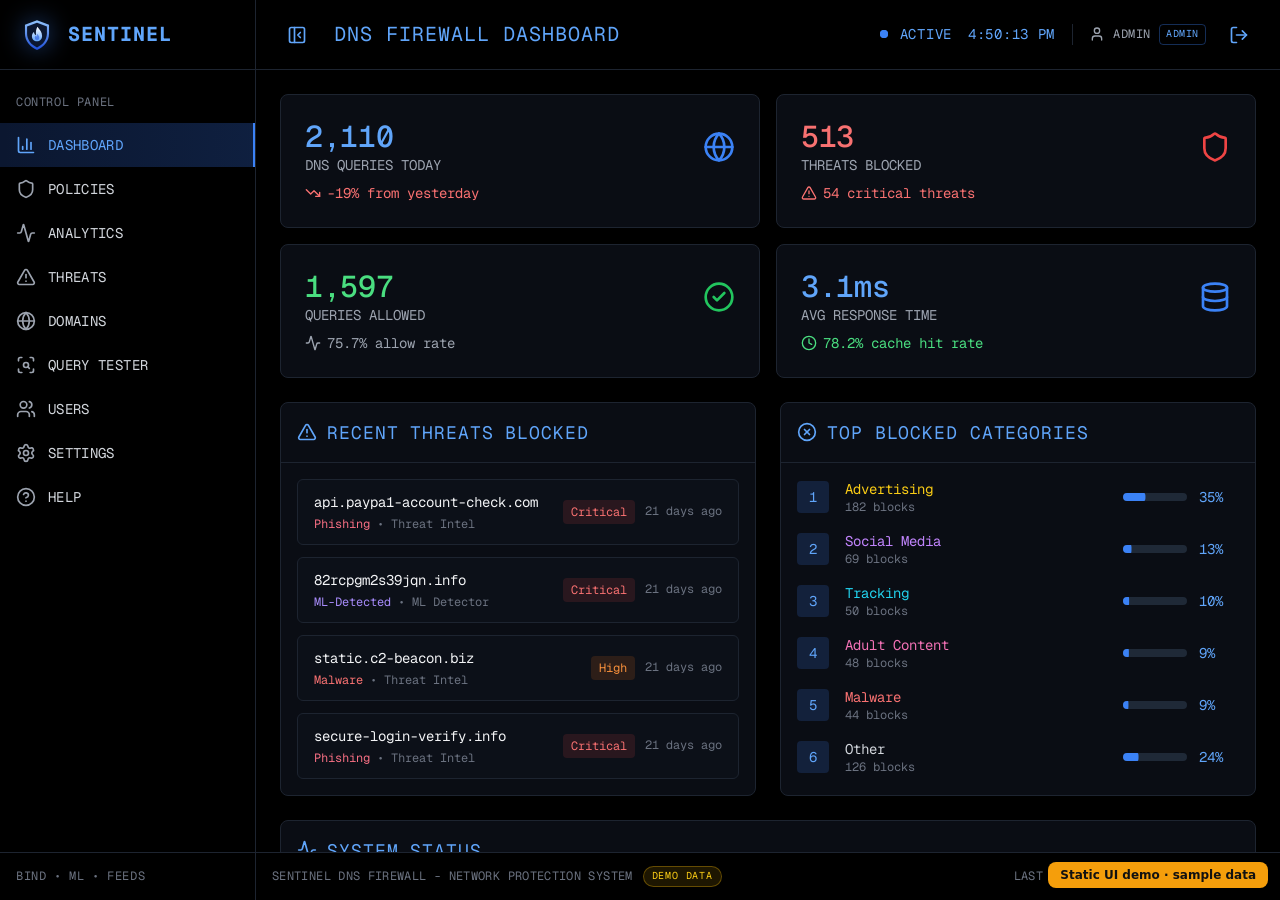
<file: demo-site/index.html>
<!doctype html>
<html lang="en">
<head>
  <meta charset="utf-8">
  <meta name="viewport" content="width=device-width, initial-scale=1">
  <meta name="color-scheme" content="dark">
  <meta name="csrf-token" content="9nqW47qR9Ffhq269BlZxr_4aDJ56ykIYkFT4DetgP10">
  <title>Dashboard · Sentinel DNS</title>
  <link rel="icon" type="image/svg+xml" href="static/img/logo.svg?v=1794582754">
  
<link rel="preload" href="static/fonts/geist-mono-latin-wght-normal.woff2" as="font" type="font/woff2" crossorigin>
<link rel="stylesheet" href="static/css/base.css?v=1794582754">
<link rel="stylesheet" href="static/css/components.css?v=1794582754">
<link rel="stylesheet" href="static/css/pages.css?v=1794582754">
<link rel="stylesheet" href="static/css/animations.css?v=1794582754">
</head>
<body data-page="dashboard">
<div class="app" id="app">
  <aside class="sidebar" id="sidebar" aria-label="Sidebar">
    <a class="brand" href="index.html">
      <img class="brand-logo" src="static/img/logo.svg?v=1794582754" alt="" width="34" height="34">
      <span class="brand-name">SENTINEL</span>
    </a>
    <nav class="nav" aria-label="Main">
      <div class="nav-label">CONTROL PANEL</div>
      
      <a class="nav-item is-active" href="index.html" title="Dashboard"
         aria-current="page">
        <svg class="icon nav-icon" aria-hidden="true" focusable="false"><use href="static/img/icons.svg?v=1794582754#chart-column"></use></svg><span class="nav-text">DASHBOARD</span>
      </a>
      
      <a class="nav-item" href="policies.html" title="Policies"
         >
        <svg class="icon nav-icon" aria-hidden="true" focusable="false"><use href="static/img/icons.svg?v=1794582754#shield"></use></svg><span class="nav-text">POLICIES</span>
      </a>
      
      <a class="nav-item" href="analytics.html" title="Analytics"
         >
        <svg class="icon nav-icon" aria-hidden="true" focusable="false"><use href="static/img/icons.svg?v=1794582754#activity"></use></svg><span class="nav-text">ANALYTICS</span>
      </a>
      
      <a class="nav-item" href="threats.html" title="Threats"
         >
        <svg class="icon nav-icon" aria-hidden="true" focusable="false"><use href="static/img/icons.svg?v=1794582754#triangle-alert"></use></svg><span class="nav-text">THREATS</span>
      </a>
      
      <a class="nav-item" href="domains.html" title="Domains"
         >
        <svg class="icon nav-icon" aria-hidden="true" focusable="false"><use href="static/img/icons.svg?v=1794582754#globe"></use></svg><span class="nav-text">DOMAINS</span>
      </a>
      
      <a class="nav-item" href="query.html" title="Query Tester"
         >
        <svg class="icon nav-icon" aria-hidden="true" focusable="false"><use href="static/img/icons.svg?v=1794582754#scan-search"></use></svg><span class="nav-text">QUERY TESTER</span>
      </a>
      
      <a class="nav-item" href="users.html" title="Users"
         >
        <svg class="icon nav-icon" aria-hidden="true" focusable="false"><use href="static/img/icons.svg?v=1794582754#users"></use></svg><span class="nav-text">USERS</span>
      </a>
      
      <a class="nav-item" href="settings.html" title="Settings"
         >
        <svg class="icon nav-icon" aria-hidden="true" focusable="false"><use href="static/img/icons.svg?v=1794582754#settings"></use></svg><span class="nav-text">SETTINGS</span>
      </a>
      
      <a class="nav-item" href="help.html" title="Help"
         >
        <svg class="icon nav-icon" aria-hidden="true" focusable="false"><use href="static/img/icons.svg?v=1794582754#circle-help"></use></svg><span class="nav-text">HELP</span>
      </a>
      
    </nav>
    <div class="sidebar-foot"><span class="nav-text">BIND • ML • FEEDS</span></div>
  </aside>
  <div class="sidebar-scrim" id="sidebar-scrim" hidden></div>

  <div class="main">
    <header class="topbar">
      <button class="icon-btn" id="sidebar-toggle" type="button" aria-label="Toggle sidebar" aria-controls="sidebar">
        <svg class="icon " aria-hidden="true" focusable="false"><use href="static/img/icons.svg?v=1794582754#panel-left-close"></use></svg>
      </button>
      <h1 class="page-title">DNS FIREWALL DASHBOARD</h1>
      <div class="topbar-right">
        <span class="status-pill" id="status-pill"><span class="dot dot-blue pulse"></span><span id="status-text">ACTIVE</span></span>
        <span class="clock" id="clock" aria-label="Server time">--:--:--</span>
        <span class="user-chip" title="Signed in as admin">
          <svg class="icon icon-sm" aria-hidden="true" focusable="false"><use href="static/img/icons.svg?v=1794582754#user"></use></svg><span class="user-name">ADMIN</span>
          <span class="role-tag role-admin">ADMIN</span>
        </span>
        <form method="get" action="login.html" class="logout-form">
          <input type="hidden" name="csrf_token" value="9nqW47qR9Ffhq269BlZxr_4aDJ56ykIYkFT4DetgP10">
          <button class="icon-btn" type="submit" aria-label="Sign out" title="Sign out"><svg class="icon " aria-hidden="true" focusable="false"><use href="static/img/icons.svg?v=1794582754#log-out"></use></svg></button>
        </form>
      </div>
    </header>

    <main class="content" id="content">
      
<section class="stat-grid">
  <article class="card stat-card reveal" style="--i:0">
    <div class="stat-top">
      <div>
        <div class="stat-value tone-blue" id="stat-queries">0</div>
        <div class="stat-label">DNS Queries Today</div>
      </div>
      <svg class="icon stat-icon icon-blue" aria-hidden="true" focusable="false"><use href="static/img/icons.svg?v=1794582754#globe"></use></svg>
    </div>
    <div class="stat-sub tone-green" id="stat-queries-sub"><svg class="icon icon-sm" aria-hidden="true" focusable="false"><use href="static/img/icons.svg?v=1794582754#trending-up"></use></svg><span class="skeleton">+00% from yesterday</span></div>
  </article>

  <article class="card stat-card reveal" style="--i:1">
    <div class="stat-top">
      <div>
        <div class="stat-value tone-red" id="stat-blocked">0</div>
        <div class="stat-label">Threats Blocked</div>
      </div>
      <svg class="icon stat-icon icon-red" aria-hidden="true" focusable="false"><use href="static/img/icons.svg?v=1794582754#shield"></use></svg>
    </div>
    <div class="stat-sub tone-red"><svg class="icon icon-sm" aria-hidden="true" focusable="false"><use href="static/img/icons.svg?v=1794582754#triangle-alert"></use></svg><span id="stat-critical" class="skeleton">00 critical threats</span></div>
  </article>

  <article class="card stat-card reveal" style="--i:2">
    <div class="stat-top">
      <div>
        <div class="stat-value tone-green" id="stat-allowed">0</div>
        <div class="stat-label">Queries Allowed</div>
      </div>
      <svg class="icon stat-icon icon-green" aria-hidden="true" focusable="false"><use href="static/img/icons.svg?v=1794582754#circle-check"></use></svg>
    </div>
    <div class="stat-sub tone-muted"><svg class="icon icon-sm" aria-hidden="true" focusable="false"><use href="static/img/icons.svg?v=1794582754#activity"></use></svg><span id="stat-allow-rate" class="skeleton">00.0% allow rate</span></div>
  </article>

  <article class="card stat-card reveal" style="--i:3">
    <div class="stat-top">
      <div>
        <div class="stat-value tone-blue" id="stat-latency">0ms</div>
        <div class="stat-label">Avg Response Time</div>
      </div>
      <svg class="icon stat-icon icon-blue" aria-hidden="true" focusable="false"><use href="static/img/icons.svg?v=1794582754#database"></use></svg>
    </div>
    <div class="stat-sub tone-green"><svg class="icon icon-sm" aria-hidden="true" focusable="false"><use href="static/img/icons.svg?v=1794582754#clock"></use></svg><span id="stat-cache" class="skeleton">00.0% cache hit rate</span></div>
  </article>
</section>

<section class="two-col section">
  <article class="panel reveal" style="--i:4">
    <header class="panel-head">
  <h2 class="panel-title"><svg class="icon " aria-hidden="true" focusable="false"><use href="static/img/icons.svg?v=1794582754#triangle-alert"></use></svg><span>Recent Threats Blocked</span></h2>
  
</header>
    <div class="panel-body">
      <div class="threat-list" id="threat-list"><div class="threat-row"><span class="skeleton skeleton-line"></span><span class="skeleton skeleton-line short"></span></div><div class="threat-row"><span class="skeleton skeleton-line"></span><span class="skeleton skeleton-line short"></span></div><div class="threat-row"><span class="skeleton skeleton-line"></span><span class="skeleton skeleton-line short"></span></div><div class="threat-row"><span class="skeleton skeleton-line"></span><span class="skeleton skeleton-line short"></span></div></div>
    </div>
  </article>

  <article class="panel reveal" style="--i:5">
    <header class="panel-head">
  <h2 class="panel-title"><svg class="icon " aria-hidden="true" focusable="false"><use href="static/img/icons.svg?v=1794582754#circle-x"></use></svg><span>Top Blocked Categories</span></h2>
  
</header>
    <div class="panel-body">
      <div class="rank-list" id="category-list"><div class="rank-row"><span class="skeleton skeleton-line"></span><span class="skeleton skeleton-line short"></span></div><div class="rank-row"><span class="skeleton skeleton-line"></span><span class="skeleton skeleton-line short"></span></div><div class="rank-row"><span class="skeleton skeleton-line"></span><span class="skeleton skeleton-line short"></span></div><div class="rank-row"><span class="skeleton skeleton-line"></span><span class="skeleton skeleton-line short"></span></div><div class="rank-row"><span class="skeleton skeleton-line"></span><span class="skeleton skeleton-line short"></span></div><div class="rank-row"><span class="skeleton skeleton-line"></span><span class="skeleton skeleton-line short"></span></div></div>
    </div>
  </article>
</section>

<section class="panel section reveal" style="--i:6">
  <header class="panel-head">
  <h2 class="panel-title"><svg class="icon " aria-hidden="true" focusable="false"><use href="static/img/icons.svg?v=1794582754#activity"></use></svg><span>System Status</span></h2>
  
</header>
  <div class="panel-body">
    <div class="status-grid" id="status-grid"><div class="status-card"><span class="skeleton skeleton-line"></span><span class="skeleton skeleton-line short"></span></div><div class="status-card"><span class="skeleton skeleton-line"></span><span class="skeleton skeleton-line short"></span></div><div class="status-card"><span class="skeleton skeleton-line"></span><span class="skeleton skeleton-line short"></span></div><div class="status-card"><span class="skeleton skeleton-line"></span><span class="skeleton skeleton-line short"></span></div></div>
  </div>
</section>

<section class="panel section reveal" style="--i:7">
  <header class="panel-head">
  <h2 class="panel-title"><svg class="icon " aria-hidden="true" focusable="false"><use href="static/img/icons.svg?v=1794582754#chart-column"></use></svg><span>Query Traffic · Last 24 Hours</span></h2>
  
  <div class="panel-actions legend">
    <span><i style="--c:#3b82f6"></i>ALLOWED</span>
    <span><i style="--c:#ef4444"></i>BLOCKED</span>
  </div>
  
</header>
  <div class="panel-body">
    <div class="chart-box"><canvas id="traffic-chart" role="img" aria-label="Allowed and blocked queries per hour"></canvas></div>
  </div>
</section>

    </main>

    <footer class="footer">
      <span class="footer-left">
        <span class="footer-name">SENTINEL DNS FIREWALL - NETWORK PROTECTION SYSTEM</span>
        <span class="mode-tag" title="Traffic is simulated because BIND is not attached">DEMO DATA</span>
        
      </span>
      <span class="footer-right">LAST UPDATE: <span id="last-update">—</span></span>
    </footer>
  </div>
</div>

<div class="toast-stack" id="toasts" aria-live="polite"></div>
<div class="modal-root" id="modal-root" hidden></div>
<script type="application/json" id="app-context">{"demo": true, "icons": "static/img/icons.svg?v=1794582754", "must_change": false, "page": "dashboard", "role": "admin", "user": "admin"}</script>
<script src="static/vendor/chart.umd.min.js?v=1794582754"></script>
<script type="module" src="static/js/pages/dashboard.js?v=1794582754"></script>
<script src="static/js/demo-data.js"></script><div style="position:fixed;bottom:12px;right:12px;z-index:9999;padding:6px 12px;border-radius:8px;background:#f59e0b;color:#111;font:600 12px system-ui">Static UI demo · sample data</div></body>
</html>
</file>
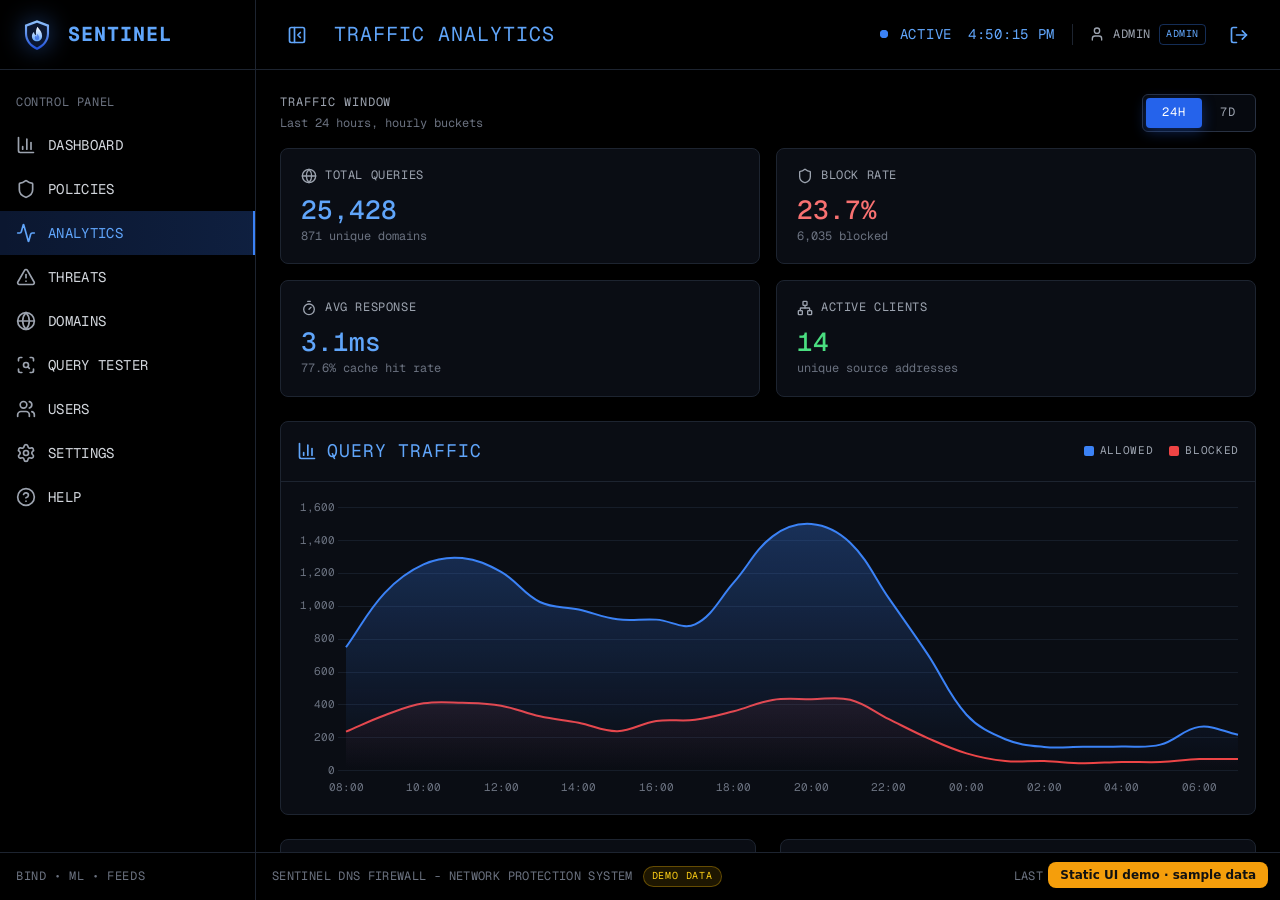
<file: demo-site/analytics.html>
<!doctype html>
<html lang="en">
<head>
  <meta charset="utf-8">
  <meta name="viewport" content="width=device-width, initial-scale=1">
  <meta name="color-scheme" content="dark">
  <meta name="csrf-token" content="9nqW47qR9Ffhq269BlZxr_4aDJ56ykIYkFT4DetgP10">
  <title>Analytics · Sentinel DNS</title>
  <link rel="icon" type="image/svg+xml" href="static/img/logo.svg?v=1794582754">
  
<link rel="preload" href="static/fonts/geist-mono-latin-wght-normal.woff2" as="font" type="font/woff2" crossorigin>
<link rel="stylesheet" href="static/css/base.css?v=1794582754">
<link rel="stylesheet" href="static/css/components.css?v=1794582754">
<link rel="stylesheet" href="static/css/pages.css?v=1794582754">
<link rel="stylesheet" href="static/css/animations.css?v=1794582754">
</head>
<body data-page="analytics">
<div class="app" id="app">
  <aside class="sidebar" id="sidebar" aria-label="Sidebar">
    <a class="brand" href="index.html">
      <img class="brand-logo" src="static/img/logo.svg?v=1794582754" alt="" width="34" height="34">
      <span class="brand-name">SENTINEL</span>
    </a>
    <nav class="nav" aria-label="Main">
      <div class="nav-label">CONTROL PANEL</div>
      
      <a class="nav-item" href="index.html" title="Dashboard"
         >
        <svg class="icon nav-icon" aria-hidden="true" focusable="false"><use href="static/img/icons.svg?v=1794582754#chart-column"></use></svg><span class="nav-text">DASHBOARD</span>
      </a>
      
      <a class="nav-item" href="policies.html" title="Policies"
         >
        <svg class="icon nav-icon" aria-hidden="true" focusable="false"><use href="static/img/icons.svg?v=1794582754#shield"></use></svg><span class="nav-text">POLICIES</span>
      </a>
      
      <a class="nav-item is-active" href="analytics.html" title="Analytics"
         aria-current="page">
        <svg class="icon nav-icon" aria-hidden="true" focusable="false"><use href="static/img/icons.svg?v=1794582754#activity"></use></svg><span class="nav-text">ANALYTICS</span>
      </a>
      
      <a class="nav-item" href="threats.html" title="Threats"
         >
        <svg class="icon nav-icon" aria-hidden="true" focusable="false"><use href="static/img/icons.svg?v=1794582754#triangle-alert"></use></svg><span class="nav-text">THREATS</span>
      </a>
      
      <a class="nav-item" href="domains.html" title="Domains"
         >
        <svg class="icon nav-icon" aria-hidden="true" focusable="false"><use href="static/img/icons.svg?v=1794582754#globe"></use></svg><span class="nav-text">DOMAINS</span>
      </a>
      
      <a class="nav-item" href="query.html" title="Query Tester"
         >
        <svg class="icon nav-icon" aria-hidden="true" focusable="false"><use href="static/img/icons.svg?v=1794582754#scan-search"></use></svg><span class="nav-text">QUERY TESTER</span>
      </a>
      
      <a class="nav-item" href="users.html" title="Users"
         >
        <svg class="icon nav-icon" aria-hidden="true" focusable="false"><use href="static/img/icons.svg?v=1794582754#users"></use></svg><span class="nav-text">USERS</span>
      </a>
      
      <a class="nav-item" href="settings.html" title="Settings"
         >
        <svg class="icon nav-icon" aria-hidden="true" focusable="false"><use href="static/img/icons.svg?v=1794582754#settings"></use></svg><span class="nav-text">SETTINGS</span>
      </a>
      
      <a class="nav-item" href="help.html" title="Help"
         >
        <svg class="icon nav-icon" aria-hidden="true" focusable="false"><use href="static/img/icons.svg?v=1794582754#circle-help"></use></svg><span class="nav-text">HELP</span>
      </a>
      
    </nav>
    <div class="sidebar-foot"><span class="nav-text">BIND • ML • FEEDS</span></div>
  </aside>
  <div class="sidebar-scrim" id="sidebar-scrim" hidden></div>

  <div class="main">
    <header class="topbar">
      <button class="icon-btn" id="sidebar-toggle" type="button" aria-label="Toggle sidebar" aria-controls="sidebar">
        <svg class="icon " aria-hidden="true" focusable="false"><use href="static/img/icons.svg?v=1794582754#panel-left-close"></use></svg>
      </button>
      <h1 class="page-title">TRAFFIC ANALYTICS</h1>
      <div class="topbar-right">
        <span class="status-pill" id="status-pill"><span class="dot dot-blue pulse"></span><span id="status-text">ACTIVE</span></span>
        <span class="clock" id="clock" aria-label="Server time">--:--:--</span>
        <span class="user-chip" title="Signed in as admin">
          <svg class="icon icon-sm" aria-hidden="true" focusable="false"><use href="static/img/icons.svg?v=1794582754#user"></use></svg><span class="user-name">ADMIN</span>
          <span class="role-tag role-admin">ADMIN</span>
        </span>
        <form method="get" action="login.html" class="logout-form">
          <input type="hidden" name="csrf_token" value="9nqW47qR9Ffhq269BlZxr_4aDJ56ykIYkFT4DetgP10">
          <button class="icon-btn" type="submit" aria-label="Sign out" title="Sign out"><svg class="icon " aria-hidden="true" focusable="false"><use href="static/img/icons.svg?v=1794582754#log-out"></use></svg></button>
        </form>
      </div>
    </header>

    <main class="content" id="content">
      
<section class="toolbar reveal" style="--i:0">
  <div class="toolbar-text">
    <span class="toolbar-title">Traffic window</span>
    <span class="muted-note" id="range-note">Last 24 hours, hourly buckets</span>
  </div>
  <div class="segmented" id="range-switch" role="tablist" aria-label="Time range">
    <button type="button" class="is-active" data-value="24h" role="tab">24H</button>
    <button type="button" data-value="7d" role="tab">7D</button>
  </div>
</section>

<section class="kpi-grid section-sm">
  <article class="card kpi reveal" style="--i:1">
    <div class="kpi-label"><svg class="icon icon-sm" aria-hidden="true" focusable="false"><use href="static/img/icons.svg?v=1794582754#globe"></use></svg>Total Queries</div>
    <div class="kpi-value tone-blue" id="kpi-total">0</div>
    <div class="kpi-sub" id="kpi-domains">0 unique domains</div>
  </article>
  <article class="card kpi reveal" style="--i:2">
    <div class="kpi-label"><svg class="icon icon-sm" aria-hidden="true" focusable="false"><use href="static/img/icons.svg?v=1794582754#shield"></use></svg>Block Rate</div>
    <div class="kpi-value tone-red" id="kpi-block-rate">0%</div>
    <div class="kpi-sub" id="kpi-blocked">0 blocked</div>
  </article>
  <article class="card kpi reveal" style="--i:3">
    <div class="kpi-label"><svg class="icon icon-sm" aria-hidden="true" focusable="false"><use href="static/img/icons.svg?v=1794582754#timer"></use></svg>Avg Response</div>
    <div class="kpi-value tone-blue" id="kpi-latency">0ms</div>
    <div class="kpi-sub" id="kpi-cache">0% cache hit rate</div>
  </article>
  <article class="card kpi reveal" style="--i:4">
    <div class="kpi-label"><svg class="icon icon-sm" aria-hidden="true" focusable="false"><use href="static/img/icons.svg?v=1794582754#network"></use></svg>Active Clients</div>
    <div class="kpi-value tone-green" id="kpi-clients">0</div>
    <div class="kpi-sub">unique source addresses</div>
  </article>
</section>

<section class="panel section reveal" style="--i:5">
  <header class="panel-head">
  <h2 class="panel-title"><svg class="icon " aria-hidden="true" focusable="false"><use href="static/img/icons.svg?v=1794582754#chart-column"></use></svg><span>Query Traffic</span></h2>
  
  <div class="panel-actions legend">
    <span><i style="--c:#3b82f6"></i>ALLOWED</span>
    <span><i style="--c:#ef4444"></i>BLOCKED</span>
  </div>
  
</header>
  <div class="panel-body"><div class="chart-box chart-lg"><canvas id="traffic-chart" role="img" aria-label="Allowed and blocked queries over time"></canvas></div></div>
</section>

<section class="three-col section">
  <article class="panel reveal" style="--i:6">
    <header class="panel-head">
  <h2 class="panel-title"><svg class="icon " aria-hidden="true" focusable="false"><use href="static/img/icons.svg?v=1794582754#layers"></use></svg><span>Query Types</span></h2>
  
</header>
    <div class="panel-body donut-layout">
      <div class="chart-box chart-donut"><canvas id="qtype-chart" role="img" aria-label="Queries by record type"></canvas></div>
      <ul class="legend-list" id="qtype-legend"></ul>
    </div>
  </article>
  <article class="panel reveal" style="--i:7">
    <header class="panel-head">
  <h2 class="panel-title"><svg class="icon " aria-hidden="true" focusable="false"><use href="static/img/icons.svg?v=1794582754#circle-x"></use></svg><span>Blocks by Category</span></h2>
  
</header>
    <div class="panel-body"><div class="chart-box"><canvas id="category-chart" role="img" aria-label="Blocked queries by category"></canvas></div></div>
  </article>
  <article class="panel reveal" style="--i:8">
    <header class="panel-head">
  <h2 class="panel-title"><svg class="icon " aria-hidden="true" focusable="false"><use href="static/img/icons.svg?v=1794582754#radar"></use></svg><span>Detection Sources</span></h2>
  
</header>
    <div class="panel-body donut-layout">
      <div class="chart-box chart-donut"><canvas id="source-chart" role="img" aria-label="Blocked queries by detection source"></canvas></div>
      <ul class="legend-list" id="source-legend"></ul>
    </div>
  </article>
</section>

<section class="panel section reveal" style="--i:9">
  <header class="panel-head">
  <h2 class="panel-title"><svg class="icon " aria-hidden="true" focusable="false"><use href="static/img/icons.svg?v=1794582754#timer"></use></svg><span>Response Time &amp; Cache</span></h2>
  
  <div class="panel-actions legend">
    <span><i style="--c:#60a5fa"></i>AVG MS</span>
    <span><i style="--c:#22c55e"></i>CACHE HIT %</span>
  </div>
  
</header>
  <div class="panel-body"><div class="chart-box"><canvas id="latency-chart" role="img" aria-label="Average response time and cache hit rate"></canvas></div></div>
</section>

<section class="three-col section">
  <article class="panel reveal" style="--i:10">
    <header class="panel-head">
  <h2 class="panel-title"><svg class="icon " aria-hidden="true" focusable="false"><use href="static/img/icons.svg?v=1794582754#circle-check"></use></svg><span>Top Allowed Domains</span></h2>
  
</header>
    <div class="panel-body"><div class="toplist" id="top-domains"><div class="top-row"><span class="skeleton skeleton-line"></span><span class="skeleton skeleton-line short"></span></div><div class="top-row"><span class="skeleton skeleton-line"></span><span class="skeleton skeleton-line short"></span></div><div class="top-row"><span class="skeleton skeleton-line"></span><span class="skeleton skeleton-line short"></span></div><div class="top-row"><span class="skeleton skeleton-line"></span><span class="skeleton skeleton-line short"></span></div><div class="top-row"><span class="skeleton skeleton-line"></span><span class="skeleton skeleton-line short"></span></div><div class="top-row"><span class="skeleton skeleton-line"></span><span class="skeleton skeleton-line short"></span></div></div></div>
  </article>
  <article class="panel reveal" style="--i:11">
    <header class="panel-head">
  <h2 class="panel-title"><svg class="icon " aria-hidden="true" focusable="false"><use href="static/img/icons.svg?v=1794582754#ban"></use></svg><span>Top Blocked Domains</span></h2>
  
</header>
    <div class="panel-body"><div class="toplist" id="top-blocked"><div class="top-row"><span class="skeleton skeleton-line"></span><span class="skeleton skeleton-line short"></span></div><div class="top-row"><span class="skeleton skeleton-line"></span><span class="skeleton skeleton-line short"></span></div><div class="top-row"><span class="skeleton skeleton-line"></span><span class="skeleton skeleton-line short"></span></div><div class="top-row"><span class="skeleton skeleton-line"></span><span class="skeleton skeleton-line short"></span></div><div class="top-row"><span class="skeleton skeleton-line"></span><span class="skeleton skeleton-line short"></span></div><div class="top-row"><span class="skeleton skeleton-line"></span><span class="skeleton skeleton-line short"></span></div></div></div>
  </article>
  <article class="panel reveal" style="--i:12">
    <header class="panel-head">
  <h2 class="panel-title"><svg class="icon " aria-hidden="true" focusable="false"><use href="static/img/icons.svg?v=1794582754#network"></use></svg><span>Top Clients</span></h2>
  
</header>
    <div class="panel-body"><div class="toplist" id="top-clients"><div class="top-row"><span class="skeleton skeleton-line"></span><span class="skeleton skeleton-line short"></span></div><div class="top-row"><span class="skeleton skeleton-line"></span><span class="skeleton skeleton-line short"></span></div><div class="top-row"><span class="skeleton skeleton-line"></span><span class="skeleton skeleton-line short"></span></div><div class="top-row"><span class="skeleton skeleton-line"></span><span class="skeleton skeleton-line short"></span></div><div class="top-row"><span class="skeleton skeleton-line"></span><span class="skeleton skeleton-line short"></span></div><div class="top-row"><span class="skeleton skeleton-line"></span><span class="skeleton skeleton-line short"></span></div></div></div>
  </article>
</section>

    </main>

    <footer class="footer">
      <span class="footer-left">
        <span class="footer-name">SENTINEL DNS FIREWALL - NETWORK PROTECTION SYSTEM</span>
        <span class="mode-tag" title="Traffic is simulated because BIND is not attached">DEMO DATA</span>
        
      </span>
      <span class="footer-right">LAST UPDATE: <span id="last-update">—</span></span>
    </footer>
  </div>
</div>

<div class="toast-stack" id="toasts" aria-live="polite"></div>
<div class="modal-root" id="modal-root" hidden></div>
<script type="application/json" id="app-context">{"demo": true, "icons": "static/img/icons.svg?v=1794582754", "must_change": false, "page": "analytics", "role": "admin", "user": "admin"}</script>
<script src="static/vendor/chart.umd.min.js?v=1794582754"></script>
<script type="module" src="static/js/pages/analytics.js?v=1794582754"></script>
<script src="static/js/demo-data.js"></script><div style="position:fixed;bottom:12px;right:12px;z-index:9999;padding:6px 12px;border-radius:8px;background:#f59e0b;color:#111;font:600 12px system-ui">Static UI demo · sample data</div></body>
</html>
</file>
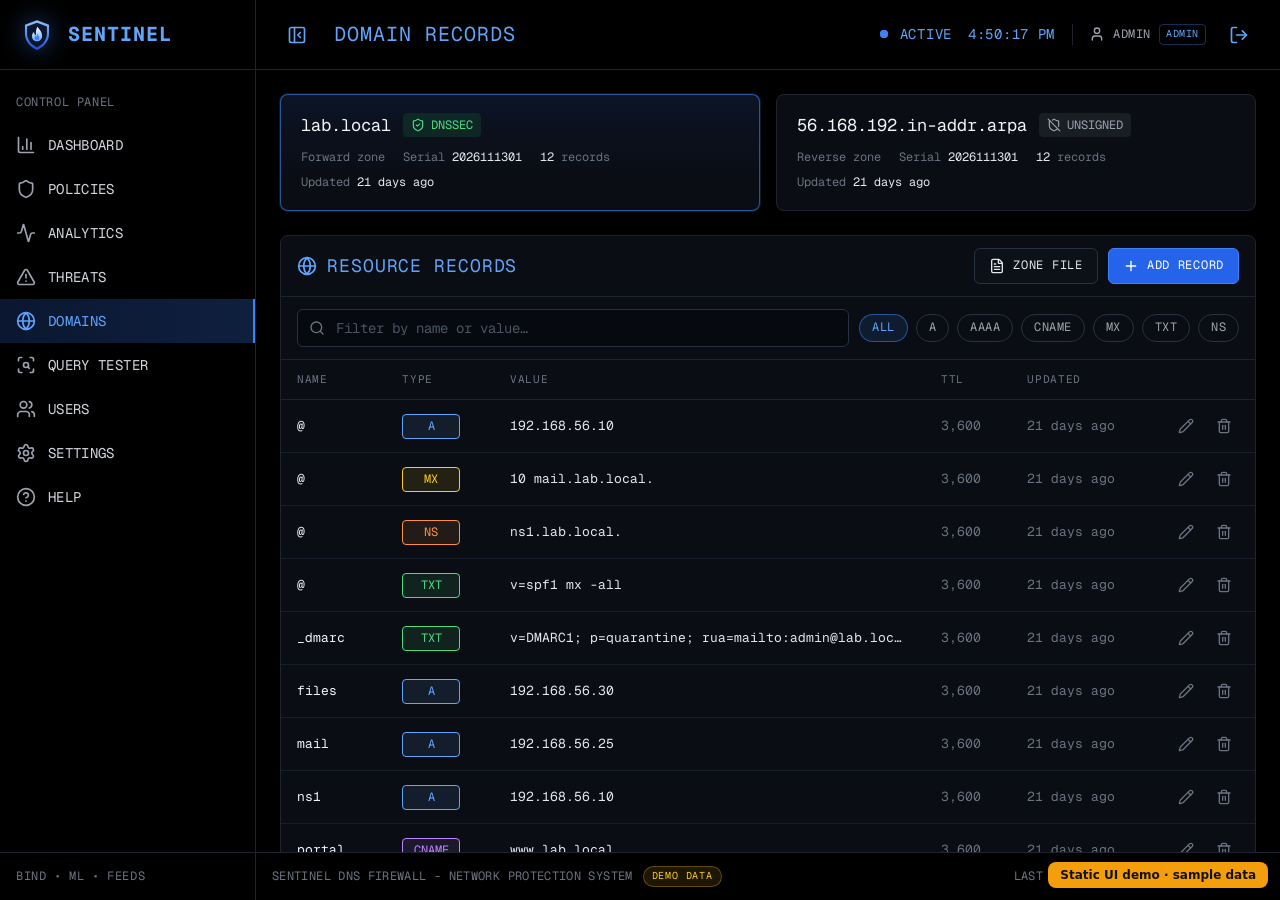
<file: demo-site/domains.html>
<!doctype html>
<html lang="en">
<head>
  <meta charset="utf-8">
  <meta name="viewport" content="width=device-width, initial-scale=1">
  <meta name="color-scheme" content="dark">
  <meta name="csrf-token" content="9nqW47qR9Ffhq269BlZxr_4aDJ56ykIYkFT4DetgP10">
  <title>Domains · Sentinel DNS</title>
  <link rel="icon" type="image/svg+xml" href="static/img/logo.svg?v=1794582754">
  
<link rel="preload" href="static/fonts/geist-mono-latin-wght-normal.woff2" as="font" type="font/woff2" crossorigin>
<link rel="stylesheet" href="static/css/base.css?v=1794582754">
<link rel="stylesheet" href="static/css/components.css?v=1794582754">
<link rel="stylesheet" href="static/css/pages.css?v=1794582754">
<link rel="stylesheet" href="static/css/animations.css?v=1794582754">
</head>
<body data-page="domains">
<div class="app" id="app">
  <aside class="sidebar" id="sidebar" aria-label="Sidebar">
    <a class="brand" href="index.html">
      <img class="brand-logo" src="static/img/logo.svg?v=1794582754" alt="" width="34" height="34">
      <span class="brand-name">SENTINEL</span>
    </a>
    <nav class="nav" aria-label="Main">
      <div class="nav-label">CONTROL PANEL</div>
      
      <a class="nav-item" href="index.html" title="Dashboard"
         >
        <svg class="icon nav-icon" aria-hidden="true" focusable="false"><use href="static/img/icons.svg?v=1794582754#chart-column"></use></svg><span class="nav-text">DASHBOARD</span>
      </a>
      
      <a class="nav-item" href="policies.html" title="Policies"
         >
        <svg class="icon nav-icon" aria-hidden="true" focusable="false"><use href="static/img/icons.svg?v=1794582754#shield"></use></svg><span class="nav-text">POLICIES</span>
      </a>
      
      <a class="nav-item" href="analytics.html" title="Analytics"
         >
        <svg class="icon nav-icon" aria-hidden="true" focusable="false"><use href="static/img/icons.svg?v=1794582754#activity"></use></svg><span class="nav-text">ANALYTICS</span>
      </a>
      
      <a class="nav-item" href="threats.html" title="Threats"
         >
        <svg class="icon nav-icon" aria-hidden="true" focusable="false"><use href="static/img/icons.svg?v=1794582754#triangle-alert"></use></svg><span class="nav-text">THREATS</span>
      </a>
      
      <a class="nav-item is-active" href="domains.html" title="Domains"
         aria-current="page">
        <svg class="icon nav-icon" aria-hidden="true" focusable="false"><use href="static/img/icons.svg?v=1794582754#globe"></use></svg><span class="nav-text">DOMAINS</span>
      </a>
      
      <a class="nav-item" href="query.html" title="Query Tester"
         >
        <svg class="icon nav-icon" aria-hidden="true" focusable="false"><use href="static/img/icons.svg?v=1794582754#scan-search"></use></svg><span class="nav-text">QUERY TESTER</span>
      </a>
      
      <a class="nav-item" href="users.html" title="Users"
         >
        <svg class="icon nav-icon" aria-hidden="true" focusable="false"><use href="static/img/icons.svg?v=1794582754#users"></use></svg><span class="nav-text">USERS</span>
      </a>
      
      <a class="nav-item" href="settings.html" title="Settings"
         >
        <svg class="icon nav-icon" aria-hidden="true" focusable="false"><use href="static/img/icons.svg?v=1794582754#settings"></use></svg><span class="nav-text">SETTINGS</span>
      </a>
      
      <a class="nav-item" href="help.html" title="Help"
         >
        <svg class="icon nav-icon" aria-hidden="true" focusable="false"><use href="static/img/icons.svg?v=1794582754#circle-help"></use></svg><span class="nav-text">HELP</span>
      </a>
      
    </nav>
    <div class="sidebar-foot"><span class="nav-text">BIND • ML • FEEDS</span></div>
  </aside>
  <div class="sidebar-scrim" id="sidebar-scrim" hidden></div>

  <div class="main">
    <header class="topbar">
      <button class="icon-btn" id="sidebar-toggle" type="button" aria-label="Toggle sidebar" aria-controls="sidebar">
        <svg class="icon " aria-hidden="true" focusable="false"><use href="static/img/icons.svg?v=1794582754#panel-left-close"></use></svg>
      </button>
      <h1 class="page-title">DOMAIN RECORDS</h1>
      <div class="topbar-right">
        <span class="status-pill" id="status-pill"><span class="dot dot-blue pulse"></span><span id="status-text">ACTIVE</span></span>
        <span class="clock" id="clock" aria-label="Server time">--:--:--</span>
        <span class="user-chip" title="Signed in as admin">
          <svg class="icon icon-sm" aria-hidden="true" focusable="false"><use href="static/img/icons.svg?v=1794582754#user"></use></svg><span class="user-name">ADMIN</span>
          <span class="role-tag role-admin">ADMIN</span>
        </span>
        <form method="get" action="login.html" class="logout-form">
          <input type="hidden" name="csrf_token" value="9nqW47qR9Ffhq269BlZxr_4aDJ56ykIYkFT4DetgP10">
          <button class="icon-btn" type="submit" aria-label="Sign out" title="Sign out"><svg class="icon " aria-hidden="true" focusable="false"><use href="static/img/icons.svg?v=1794582754#log-out"></use></svg></button>
        </form>
      </div>
    </header>

    <main class="content" id="content">
      
<section class="zone-grid" id="zone-grid"><div class="card zone-card"><span class="skeleton skeleton-line"></span><span class="skeleton skeleton-line short"></span></div><div class="card zone-card"><span class="skeleton skeleton-line"></span><span class="skeleton skeleton-line short"></span></div></section>

<section class="panel section reveal" style="--i:2">
  <header class="panel-head">
  <h2 class="panel-title"><svg class="icon " aria-hidden="true" focusable="false"><use href="static/img/icons.svg?v=1794582754#globe"></use></svg><span>Resource Records</span></h2>
  
  <div class="panel-actions">
    <button class="btn" id="zonefile-btn" type="button"><svg class="icon " aria-hidden="true" focusable="false"><use href="static/img/icons.svg?v=1794582754#file-text"></use></svg><span>Zone File</span></button>
    <button class="btn btn-primary" id="add-record-btn" type="button" data-admin><svg class="icon " aria-hidden="true" focusable="false"><use href="static/img/icons.svg?v=1794582754#plus"></use></svg><span>Add Record</span></button>
  </div>
  
</header>
  <div class="filter-bar">
    <label class="input-icon filter-search"><svg class="icon " aria-hidden="true" focusable="false"><use href="static/img/icons.svg?v=1794582754#search"></use></svg>
      <input class="input" id="record-search" placeholder="Filter by name or value…" autocomplete="off" data-search aria-label="Filter records">
    </label>
    <div class="chips" id="type-chips" role="group" aria-label="Record type filter"></div>
  </div>
  <div class="table-wrap">
    <table class="table">
      <thead><tr><th>Name</th><th>Type</th><th>Value</th><th>TTL</th><th>Updated</th><th class="actions"></th></tr></thead>
      <tbody id="records-body"><tr><td colspan="6" class="empty">Loading records…</td></tr></tbody>
    </table>
  </div>
</section>

    </main>

    <footer class="footer">
      <span class="footer-left">
        <span class="footer-name">SENTINEL DNS FIREWALL - NETWORK PROTECTION SYSTEM</span>
        <span class="mode-tag" title="Traffic is simulated because BIND is not attached">DEMO DATA</span>
        
      </span>
      <span class="footer-right">LAST UPDATE: <span id="last-update">—</span></span>
    </footer>
  </div>
</div>

<div class="toast-stack" id="toasts" aria-live="polite"></div>
<div class="modal-root" id="modal-root" hidden></div>
<script type="application/json" id="app-context">{"demo": true, "icons": "static/img/icons.svg?v=1794582754", "must_change": false, "page": "domains", "role": "admin", "user": "admin"}</script>

<script type="module" src="static/js/pages/domains.js?v=1794582754"></script>
<script src="static/js/demo-data.js"></script><div style="position:fixed;bottom:12px;right:12px;z-index:9999;padding:6px 12px;border-radius:8px;background:#f59e0b;color:#111;font:600 12px system-ui">Static UI demo · sample data</div></body>
</html>
</file>
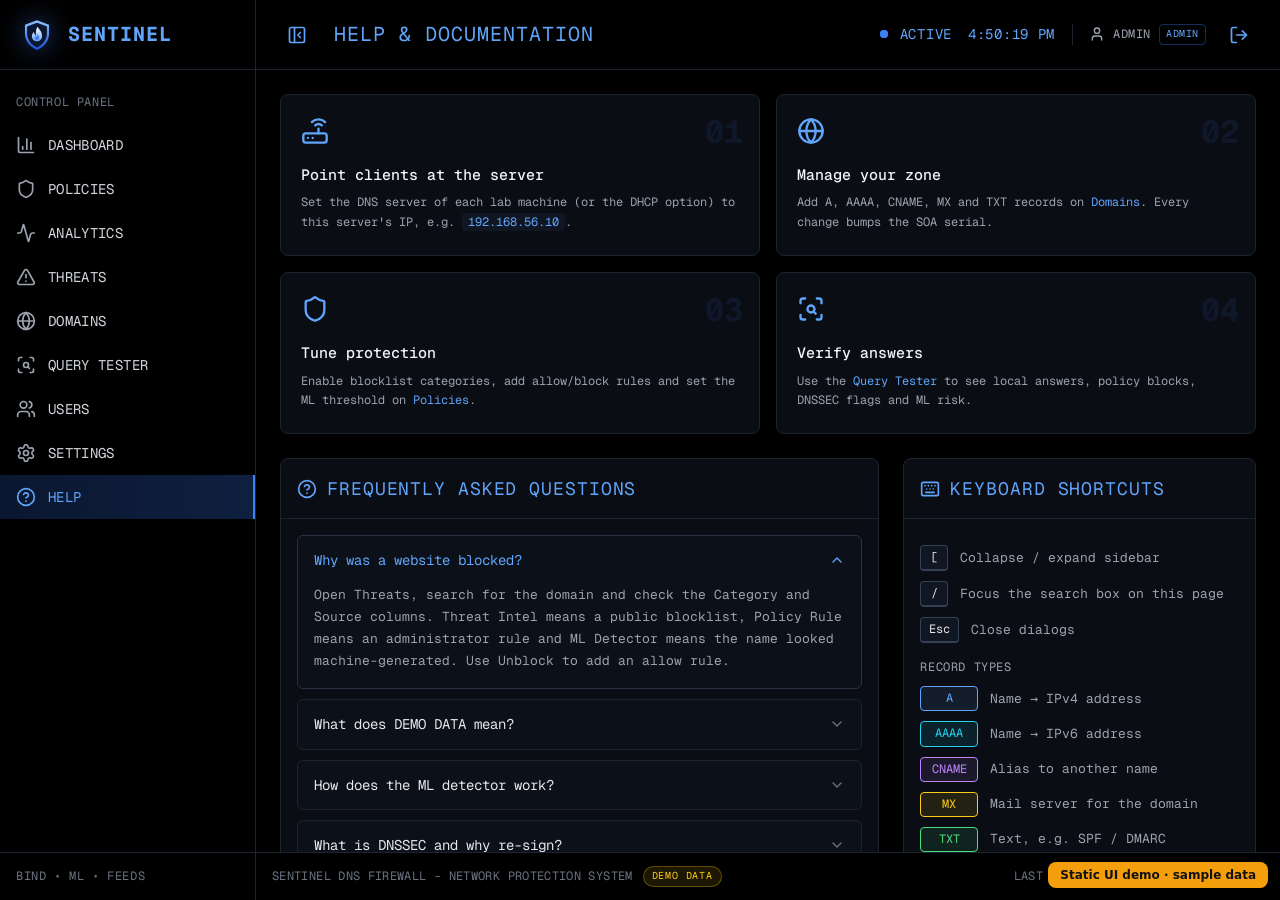
<file: demo-site/help.html>
<!doctype html>
<html lang="en">
<head>
  <meta charset="utf-8">
  <meta name="viewport" content="width=device-width, initial-scale=1">
  <meta name="color-scheme" content="dark">
  <meta name="csrf-token" content="9nqW47qR9Ffhq269BlZxr_4aDJ56ykIYkFT4DetgP10">
  <title>Help · Sentinel DNS</title>
  <link rel="icon" type="image/svg+xml" href="static/img/logo.svg?v=1794582754">
  
<link rel="preload" href="static/fonts/geist-mono-latin-wght-normal.woff2" as="font" type="font/woff2" crossorigin>
<link rel="stylesheet" href="static/css/base.css?v=1794582754">
<link rel="stylesheet" href="static/css/components.css?v=1794582754">
<link rel="stylesheet" href="static/css/pages.css?v=1794582754">
<link rel="stylesheet" href="static/css/animations.css?v=1794582754">
</head>
<body data-page="help">
<div class="app" id="app">
  <aside class="sidebar" id="sidebar" aria-label="Sidebar">
    <a class="brand" href="index.html">
      <img class="brand-logo" src="static/img/logo.svg?v=1794582754" alt="" width="34" height="34">
      <span class="brand-name">SENTINEL</span>
    </a>
    <nav class="nav" aria-label="Main">
      <div class="nav-label">CONTROL PANEL</div>
      
      <a class="nav-item" href="index.html" title="Dashboard"
         >
        <svg class="icon nav-icon" aria-hidden="true" focusable="false"><use href="static/img/icons.svg?v=1794582754#chart-column"></use></svg><span class="nav-text">DASHBOARD</span>
      </a>
      
      <a class="nav-item" href="policies.html" title="Policies"
         >
        <svg class="icon nav-icon" aria-hidden="true" focusable="false"><use href="static/img/icons.svg?v=1794582754#shield"></use></svg><span class="nav-text">POLICIES</span>
      </a>
      
      <a class="nav-item" href="analytics.html" title="Analytics"
         >
        <svg class="icon nav-icon" aria-hidden="true" focusable="false"><use href="static/img/icons.svg?v=1794582754#activity"></use></svg><span class="nav-text">ANALYTICS</span>
      </a>
      
      <a class="nav-item" href="threats.html" title="Threats"
         >
        <svg class="icon nav-icon" aria-hidden="true" focusable="false"><use href="static/img/icons.svg?v=1794582754#triangle-alert"></use></svg><span class="nav-text">THREATS</span>
      </a>
      
      <a class="nav-item" href="domains.html" title="Domains"
         >
        <svg class="icon nav-icon" aria-hidden="true" focusable="false"><use href="static/img/icons.svg?v=1794582754#globe"></use></svg><span class="nav-text">DOMAINS</span>
      </a>
      
      <a class="nav-item" href="query.html" title="Query Tester"
         >
        <svg class="icon nav-icon" aria-hidden="true" focusable="false"><use href="static/img/icons.svg?v=1794582754#scan-search"></use></svg><span class="nav-text">QUERY TESTER</span>
      </a>
      
      <a class="nav-item" href="users.html" title="Users"
         >
        <svg class="icon nav-icon" aria-hidden="true" focusable="false"><use href="static/img/icons.svg?v=1794582754#users"></use></svg><span class="nav-text">USERS</span>
      </a>
      
      <a class="nav-item" href="settings.html" title="Settings"
         >
        <svg class="icon nav-icon" aria-hidden="true" focusable="false"><use href="static/img/icons.svg?v=1794582754#settings"></use></svg><span class="nav-text">SETTINGS</span>
      </a>
      
      <a class="nav-item is-active" href="help.html" title="Help"
         aria-current="page">
        <svg class="icon nav-icon" aria-hidden="true" focusable="false"><use href="static/img/icons.svg?v=1794582754#circle-help"></use></svg><span class="nav-text">HELP</span>
      </a>
      
    </nav>
    <div class="sidebar-foot"><span class="nav-text">BIND • ML • FEEDS</span></div>
  </aside>
  <div class="sidebar-scrim" id="sidebar-scrim" hidden></div>

  <div class="main">
    <header class="topbar">
      <button class="icon-btn" id="sidebar-toggle" type="button" aria-label="Toggle sidebar" aria-controls="sidebar">
        <svg class="icon " aria-hidden="true" focusable="false"><use href="static/img/icons.svg?v=1794582754#panel-left-close"></use></svg>
      </button>
      <h1 class="page-title">HELP &amp; DOCUMENTATION</h1>
      <div class="topbar-right">
        <span class="status-pill" id="status-pill"><span class="dot dot-blue pulse"></span><span id="status-text">ACTIVE</span></span>
        <span class="clock" id="clock" aria-label="Server time">--:--:--</span>
        <span class="user-chip" title="Signed in as admin">
          <svg class="icon icon-sm" aria-hidden="true" focusable="false"><use href="static/img/icons.svg?v=1794582754#user"></use></svg><span class="user-name">ADMIN</span>
          <span class="role-tag role-admin">ADMIN</span>
        </span>
        <form method="get" action="login.html" class="logout-form">
          <input type="hidden" name="csrf_token" value="9nqW47qR9Ffhq269BlZxr_4aDJ56ykIYkFT4DetgP10">
          <button class="icon-btn" type="submit" aria-label="Sign out" title="Sign out"><svg class="icon " aria-hidden="true" focusable="false"><use href="static/img/icons.svg?v=1794582754#log-out"></use></svg></button>
        </form>
      </div>
    </header>

    <main class="content" id="content">
      
<section class="guide-grid">
  <article class="card guide-card reveal" style="--i:0">
    <span class="guide-step">01</span>
    <svg class="icon guide-icon" aria-hidden="true" focusable="false"><use href="static/img/icons.svg?v=1794582754#router"></use></svg>
    <h2>Point clients at the server</h2>
    <p>Set the DNS server of each lab machine (or the DHCP option) to this server's IP, e.g. <code>192.168.56.10</code>.</p>
  </article>
  <article class="card guide-card reveal" style="--i:1">
    <span class="guide-step">02</span>
    <svg class="icon guide-icon" aria-hidden="true" focusable="false"><use href="static/img/icons.svg?v=1794582754#globe"></use></svg>
    <h2>Manage your zone</h2>
    <p>Add A, AAAA, CNAME, MX and TXT records on <a href="domains.html">Domains</a>. Every change bumps the SOA serial.</p>
  </article>
  <article class="card guide-card reveal" style="--i:2">
    <span class="guide-step">03</span>
    <svg class="icon guide-icon" aria-hidden="true" focusable="false"><use href="static/img/icons.svg?v=1794582754#shield"></use></svg>
    <h2>Tune protection</h2>
    <p>Enable blocklist categories, add allow/block rules and set the ML threshold on <a href="policies.html">Policies</a>.</p>
  </article>
  <article class="card guide-card reveal" style="--i:3">
    <span class="guide-step">04</span>
    <svg class="icon guide-icon" aria-hidden="true" focusable="false"><use href="static/img/icons.svg?v=1794582754#scan-search"></use></svg>
    <h2>Verify answers</h2>
    <p>Use the <a href="query.html">Query Tester</a> to see local answers, policy blocks, DNSSEC flags and ML risk.</p>
  </article>
</section>

<section class="split section">
  <article class="panel reveal" style="--i:4">
    <header class="panel-head">
  <h2 class="panel-title"><svg class="icon " aria-hidden="true" focusable="false"><use href="static/img/icons.svg?v=1794582754#circle-help"></use></svg><span>Frequently Asked Questions</span></h2>
  
</header>
    <div class="panel-body accordion" id="faq">
      
      
      <div class="accordion-item is-open">
        <button class="accordion-trigger" type="button" aria-expanded="true">
          <span>Why was a website blocked?</span><svg class="icon icon-sm" aria-hidden="true" focusable="false"><use href="static/img/icons.svg?v=1794582754#chevron-down"></use></svg>
        </button>
        <div class="accordion-panel"><div class="accordion-inner"><p class="accordion-content">Open Threats, search for the domain and check the Category and Source columns. Threat Intel means a public blocklist, Policy Rule means an administrator rule and ML Detector means the name looked machine-generated. Use Unblock to add an allow rule.</p></div></div>
      </div>
      
      <div class="accordion-item">
        <button class="accordion-trigger" type="button" aria-expanded="false">
          <span>What does DEMO DATA mean?</span><svg class="icon icon-sm" aria-hidden="true" focusable="false"><use href="static/img/icons.svg?v=1794582754#chevron-down"></use></svg>
        </button>
        <div class="accordion-panel"><div class="accordion-inner"><p class="accordion-content">BIND is not attached (for example when running on Windows), so Sentinel simulates realistic lab traffic. With SENTINEL_MODE=bind on the DNS server, Sentinel manages a real BIND 9: every change is checked with named-checkzone / named-checkconf, written to BIND&#39;s files and applied with rndc, and the dashboard shows what BIND actually answered.</p></div></div>
      </div>
      
      <div class="accordion-item">
        <button class="accordion-trigger" type="button" aria-expanded="false">
          <span>How does the ML detector work?</span><svg class="icon icon-sm" aria-hidden="true" focusable="false"><use href="static/img/icons.svg?v=1794582754#chevron-down"></use></svg>
        </button>
        <div class="accordion-panel"><div class="accordion-inner"><p class="accordion-content">The heuristic-v0 model scores names using entropy, label length, digit ratio, vowel ratio, consonant runs, suspicious keywords and high-risk TLDs. Domains above the threshold are blocked when auto-block is on.</p></div></div>
      </div>
      
      <div class="accordion-item">
        <button class="accordion-trigger" type="button" aria-expanded="false">
          <span>What is DNSSEC and why re-sign?</span><svg class="icon icon-sm" aria-hidden="true" focusable="false"><use href="static/img/icons.svg?v=1794582754#chevron-down"></use></svg>
        </button>
        <div class="accordion-panel"><div class="accordion-inner"><p class="accordion-content">DNSSEC adds signatures (RRSIG) to your records so resolvers can prove answers were not forged. Signatures expire, so the zone must be re-signed regularly; BIND does this automatically with dnssec-policy.</p></div></div>
      </div>
      
      <div class="accordion-item">
        <button class="accordion-trigger" type="button" aria-expanded="false">
          <span>Why can only some networks use the server?</span><svg class="icon icon-sm" aria-hidden="true" focusable="false"><use href="static/img/icons.svg?v=1794582754#chevron-down"></use></svg>
        </button>
        <div class="accordion-panel"><div class="accordion-inner"><p class="accordion-content">An open resolver can be abused for amplification attacks. The ACL limits recursion to your lab networks and Response Rate Limiting caps answers per client. Both are set on the Settings page; Sentinel writes them into BIND&#39;s configuration and applies them with rndc reconfig.</p></div></div>
      </div>
      
      <div class="accordion-item">
        <button class="accordion-trigger" type="button" aria-expanded="false">
          <span>Is query logging private?</span><svg class="icon icon-sm" aria-hidden="true" focusable="false"><use href="static/img/icons.svg?v=1794582754#chevron-down"></use></svg>
        </button>
        <div class="accordion-panel"><div class="accordion-inner"><p class="accordion-content">Logs are only visible to signed-in users, are deleted after the retention period and client IPs can be anonymized in Settings.</p></div></div>
      </div>
      
    </div>
  </article>

  <article class="panel reveal" style="--i:5">
    <header class="panel-head">
  <h2 class="panel-title"><svg class="icon " aria-hidden="true" focusable="false"><use href="static/img/icons.svg?v=1794582754#keyboard"></use></svg><span>Keyboard Shortcuts</span></h2>
  
</header>
    <div class="panel-body">
      <ul class="shortcut-list">
        <li><kbd>[</kbd><span>Collapse / expand sidebar</span></li>
        <li><kbd>/</kbd><span>Focus the search box on this page</span></li>
        <li><kbd>Esc</kbd><span>Close dialogs</span></li>
      </ul>
      <div class="field-label section-sm">Record types</div>
      <ul class="shortcut-list">
        <li><span class="rtype rtype-A">A</span><span>Name → IPv4 address</span></li>
        <li><span class="rtype rtype-AAAA">AAAA</span><span>Name → IPv6 address</span></li>
        <li><span class="rtype rtype-CNAME">CNAME</span><span>Alias to another name</span></li>
        <li><span class="rtype rtype-MX">MX</span><span>Mail server for the domain</span></li>
        <li><span class="rtype rtype-TXT">TXT</span><span>Text, e.g. SPF / DMARC</span></li>
        <li><span class="rtype rtype-PTR">PTR</span><span>IP address → name (reverse)</span></li>
      </ul>
    </div>
  </article>
</section>

<section class="panel section reveal" style="--i:6">
  <header class="panel-head">
  <h2 class="panel-title"><svg class="icon " aria-hidden="true" focusable="false"><use href="static/img/icons.svg?v=1794582754#terminal"></use></svg><span>Terminal Tool (dnsctl)</span></h2>
  
</header>
  <div class="table-wrap">
    <table class="table">
      <thead><tr><th>Command</th><th>Does the same as</th></tr></thead>
      <tbody>
        <tr><td><code>dnsctl status</code></td><td>Dashboard → System Status</td></tr>
        <tr><td><code>dnsctl record add A www 192.168.56.20</code></td><td>Domains → Add Record</td></tr>
        <tr><td><code>dnsctl block add bad.example.com</code></td><td>Policies → Custom Rules</td></tr>
        <tr><td><code>dnsctl test www.lab.local --type A</code></td><td>Query Tester</td></tr>
        <tr><td><code>dnsctl stats</code></td><td>Dashboard stat cards (<code>--range 24h|7d</code> for totals)</td></tr>
        <tr><td><code>dnsctl logs --blocked --follow</code></td><td>Threats → live log</td></tr>
        <tr><td><code>dnsctl dnssec sign</code></td><td>Settings → Re-sign Zone</td></tr>
      </tbody>
    </table>
  </div>
</section>

    </main>

    <footer class="footer">
      <span class="footer-left">
        <span class="footer-name">SENTINEL DNS FIREWALL - NETWORK PROTECTION SYSTEM</span>
        <span class="mode-tag" title="Traffic is simulated because BIND is not attached">DEMO DATA</span>
        
      </span>
      <span class="footer-right">LAST UPDATE: <span id="last-update">—</span></span>
    </footer>
  </div>
</div>

<div class="toast-stack" id="toasts" aria-live="polite"></div>
<div class="modal-root" id="modal-root" hidden></div>
<script type="application/json" id="app-context">{"demo": true, "icons": "static/img/icons.svg?v=1794582754", "must_change": false, "page": "help", "role": "admin", "user": "admin"}</script>

<script type="module" src="static/js/pages/help.js?v=1794582754"></script>
<script src="static/js/demo-data.js"></script><div style="position:fixed;bottom:12px;right:12px;z-index:9999;padding:6px 12px;border-radius:8px;background:#f59e0b;color:#111;font:600 12px system-ui">Static UI demo · sample data</div></body>
</html>
</file>
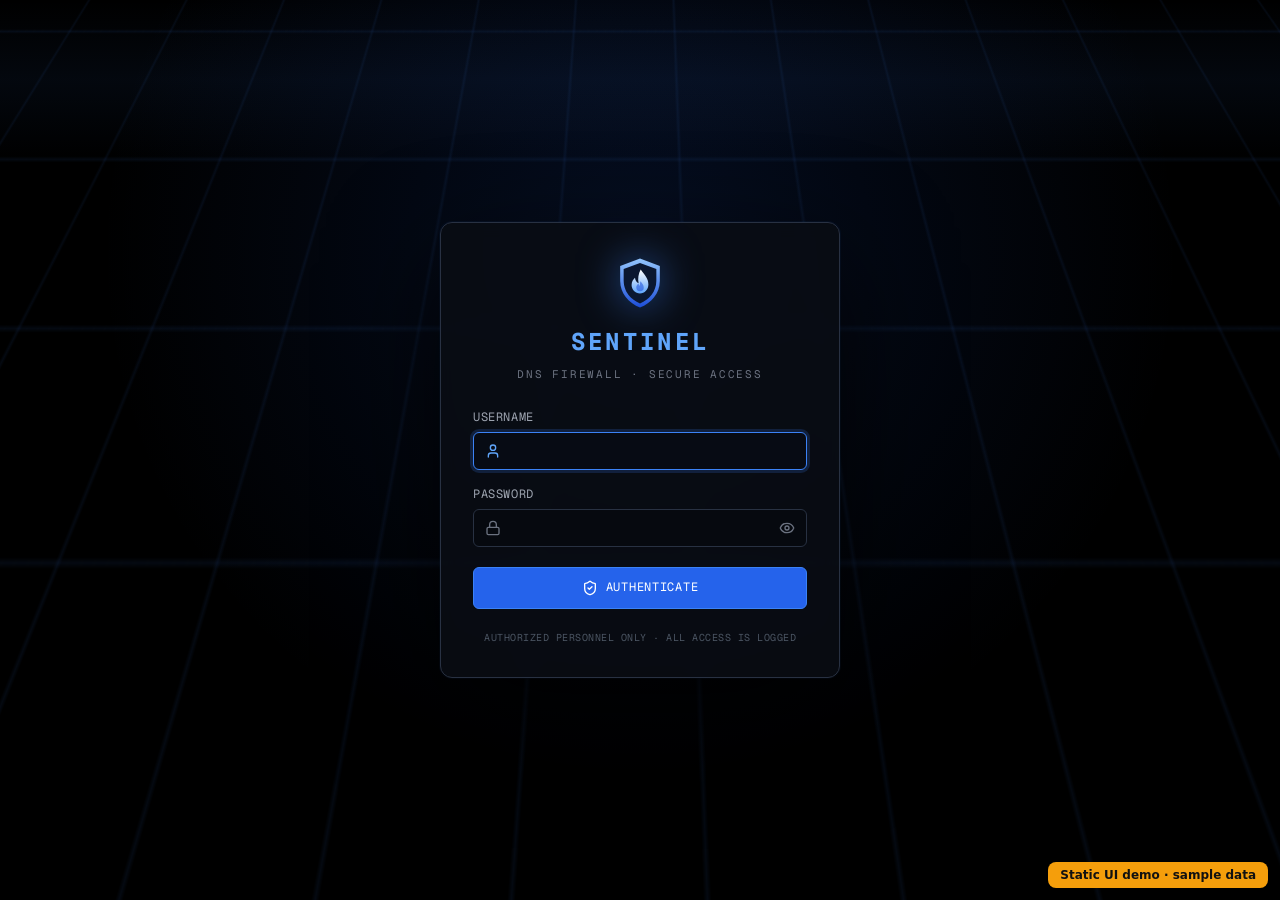
<file: demo-site/login.html>
<!doctype html>
<html lang="en">
<head>
  <meta charset="utf-8">
  <meta name="viewport" content="width=device-width, initial-scale=1">
  <meta name="color-scheme" content="dark">
  <title>Sign in · Sentinel DNS</title>
  <link rel="icon" type="image/svg+xml" href="static/img/logo.svg?v=1794582754">
  
<link rel="preload" href="static/fonts/geist-mono-latin-wght-normal.woff2" as="font" type="font/woff2" crossorigin>
<link rel="stylesheet" href="static/css/base.css?v=1794582754">
<link rel="stylesheet" href="static/css/components.css?v=1794582754">
<link rel="stylesheet" href="static/css/pages.css?v=1794582754">
<link rel="stylesheet" href="static/css/animations.css?v=1794582754">
</head>
<body class="login-page">
  <div class="login-grid" aria-hidden="true"></div>
  <div class="login-scan" aria-hidden="true"></div>
  <main class="login-card">
    <div class="login-brand">
      <img class="login-logo" src="static/img/logo.svg?v=1794582754" alt="" width="56" height="56">
      <h1 class="login-title">SENTINEL</h1>
      <p class="login-sub">DNS FIREWALL · SECURE ACCESS</p>
    </div>
    
    <form class="login-form" method="get" action="index.html" novalidate>
      <input type="hidden" name="csrf_token" value="tOABQ6h1U7ejX9U4I3weSQDTkqbzaHfGfX4lKdxG1iU">
      <label class="field">
        <span class="field-label">Username</span>
        <span class="input-icon"><svg class="icon " aria-hidden="true" focusable="false"><use href="static/img/icons.svg?v=1794582754#user"></use></svg>
          <input class="input" name="username" autocomplete="username" required autofocus maxlength="64" value="">
        </span>
      </label>
      <label class="field">
        <span class="field-label">Password</span>
        <span class="input-icon"><svg class="icon " aria-hidden="true" focusable="false"><use href="static/img/icons.svg?v=1794582754#lock"></use></svg>
          <input class="input" id="password" type="password" name="password" autocomplete="current-password" required maxlength="128">
          <button class="input-action" type="button" id="toggle-password" aria-label="Show password" aria-pressed="false"><svg class="icon icon-sm" aria-hidden="true" focusable="false"><use href="static/img/icons.svg?v=1794582754#eye"></use></svg></button>
        </span>
      </label>
      <button class="btn btn-primary btn-block" type="submit"><svg class="icon " aria-hidden="true" focusable="false"><use href="static/img/icons.svg?v=1794582754#shield-check"></use></svg><span>Authenticate</span></button>
    </form>
    <p class="login-foot">AUTHORIZED PERSONNEL ONLY · ALL ACCESS IS LOGGED</p>
  </main>
  <script type="module" src="static/js/pages/login.js?v=1794582754"></script>
<script src="static/js/demo-data.js"></script><div style="position:fixed;bottom:12px;right:12px;z-index:9999;padding:6px 12px;border-radius:8px;background:#f59e0b;color:#111;font:600 12px system-ui">Static UI demo · sample data</div></body>
</html>
</file>
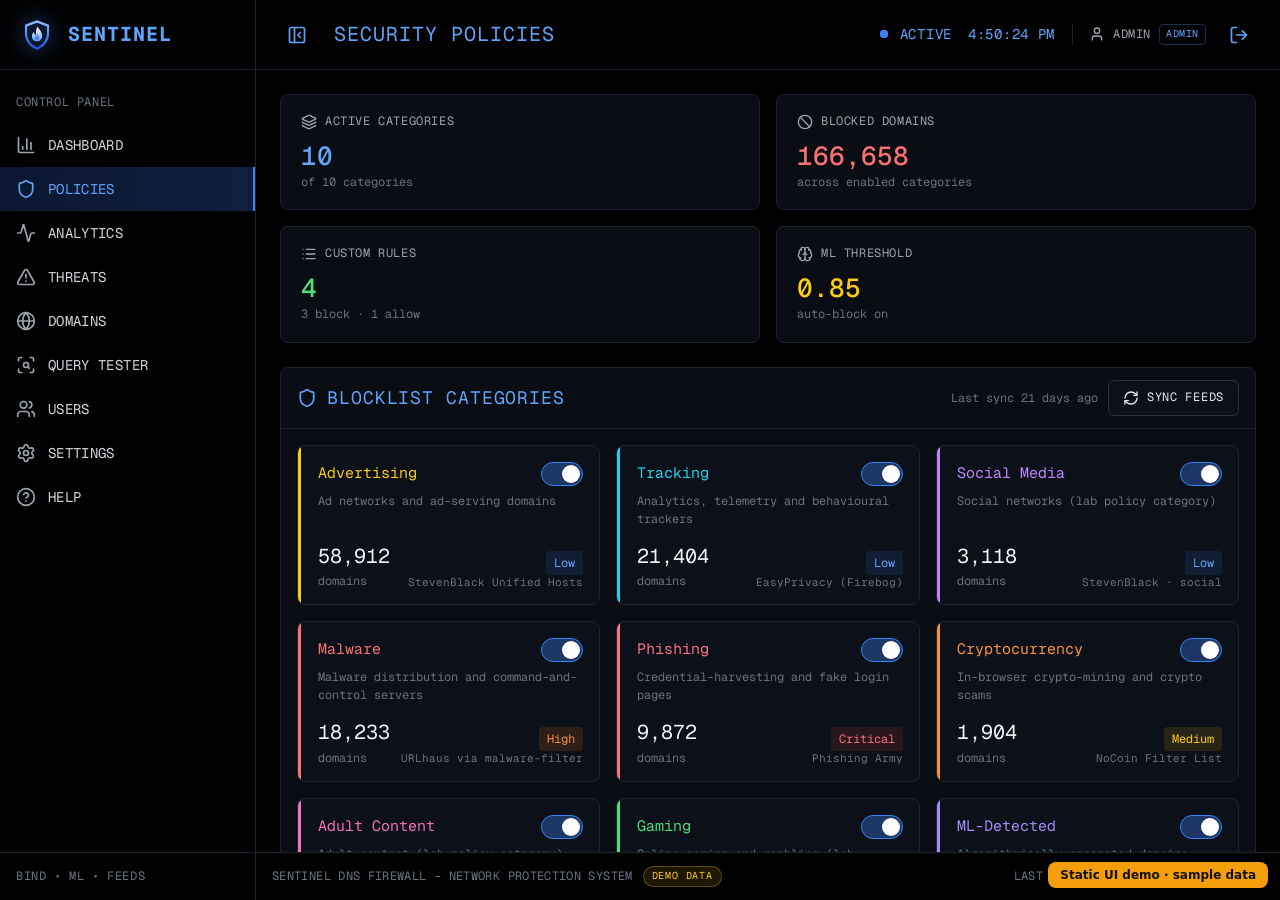
<file: demo-site/policies.html>
<!doctype html>
<html lang="en">
<head>
  <meta charset="utf-8">
  <meta name="viewport" content="width=device-width, initial-scale=1">
  <meta name="color-scheme" content="dark">
  <meta name="csrf-token" content="9nqW47qR9Ffhq269BlZxr_4aDJ56ykIYkFT4DetgP10">
  <title>Policies · Sentinel DNS</title>
  <link rel="icon" type="image/svg+xml" href="static/img/logo.svg?v=1794582754">
  
<link rel="preload" href="static/fonts/geist-mono-latin-wght-normal.woff2" as="font" type="font/woff2" crossorigin>
<link rel="stylesheet" href="static/css/base.css?v=1794582754">
<link rel="stylesheet" href="static/css/components.css?v=1794582754">
<link rel="stylesheet" href="static/css/pages.css?v=1794582754">
<link rel="stylesheet" href="static/css/animations.css?v=1794582754">
</head>
<body data-page="policies">
<div class="app" id="app">
  <aside class="sidebar" id="sidebar" aria-label="Sidebar">
    <a class="brand" href="index.html">
      <img class="brand-logo" src="static/img/logo.svg?v=1794582754" alt="" width="34" height="34">
      <span class="brand-name">SENTINEL</span>
    </a>
    <nav class="nav" aria-label="Main">
      <div class="nav-label">CONTROL PANEL</div>
      
      <a class="nav-item" href="index.html" title="Dashboard"
         >
        <svg class="icon nav-icon" aria-hidden="true" focusable="false"><use href="static/img/icons.svg?v=1794582754#chart-column"></use></svg><span class="nav-text">DASHBOARD</span>
      </a>
      
      <a class="nav-item is-active" href="policies.html" title="Policies"
         aria-current="page">
        <svg class="icon nav-icon" aria-hidden="true" focusable="false"><use href="static/img/icons.svg?v=1794582754#shield"></use></svg><span class="nav-text">POLICIES</span>
      </a>
      
      <a class="nav-item" href="analytics.html" title="Analytics"
         >
        <svg class="icon nav-icon" aria-hidden="true" focusable="false"><use href="static/img/icons.svg?v=1794582754#activity"></use></svg><span class="nav-text">ANALYTICS</span>
      </a>
      
      <a class="nav-item" href="threats.html" title="Threats"
         >
        <svg class="icon nav-icon" aria-hidden="true" focusable="false"><use href="static/img/icons.svg?v=1794582754#triangle-alert"></use></svg><span class="nav-text">THREATS</span>
      </a>
      
      <a class="nav-item" href="domains.html" title="Domains"
         >
        <svg class="icon nav-icon" aria-hidden="true" focusable="false"><use href="static/img/icons.svg?v=1794582754#globe"></use></svg><span class="nav-text">DOMAINS</span>
      </a>
      
      <a class="nav-item" href="query.html" title="Query Tester"
         >
        <svg class="icon nav-icon" aria-hidden="true" focusable="false"><use href="static/img/icons.svg?v=1794582754#scan-search"></use></svg><span class="nav-text">QUERY TESTER</span>
      </a>
      
      <a class="nav-item" href="users.html" title="Users"
         >
        <svg class="icon nav-icon" aria-hidden="true" focusable="false"><use href="static/img/icons.svg?v=1794582754#users"></use></svg><span class="nav-text">USERS</span>
      </a>
      
      <a class="nav-item" href="settings.html" title="Settings"
         >
        <svg class="icon nav-icon" aria-hidden="true" focusable="false"><use href="static/img/icons.svg?v=1794582754#settings"></use></svg><span class="nav-text">SETTINGS</span>
      </a>
      
      <a class="nav-item" href="help.html" title="Help"
         >
        <svg class="icon nav-icon" aria-hidden="true" focusable="false"><use href="static/img/icons.svg?v=1794582754#circle-help"></use></svg><span class="nav-text">HELP</span>
      </a>
      
    </nav>
    <div class="sidebar-foot"><span class="nav-text">BIND • ML • FEEDS</span></div>
  </aside>
  <div class="sidebar-scrim" id="sidebar-scrim" hidden></div>

  <div class="main">
    <header class="topbar">
      <button class="icon-btn" id="sidebar-toggle" type="button" aria-label="Toggle sidebar" aria-controls="sidebar">
        <svg class="icon " aria-hidden="true" focusable="false"><use href="static/img/icons.svg?v=1794582754#panel-left-close"></use></svg>
      </button>
      <h1 class="page-title">SECURITY POLICIES</h1>
      <div class="topbar-right">
        <span class="status-pill" id="status-pill"><span class="dot dot-blue pulse"></span><span id="status-text">ACTIVE</span></span>
        <span class="clock" id="clock" aria-label="Server time">--:--:--</span>
        <span class="user-chip" title="Signed in as admin">
          <svg class="icon icon-sm" aria-hidden="true" focusable="false"><use href="static/img/icons.svg?v=1794582754#user"></use></svg><span class="user-name">ADMIN</span>
          <span class="role-tag role-admin">ADMIN</span>
        </span>
        <form method="get" action="login.html" class="logout-form">
          <input type="hidden" name="csrf_token" value="9nqW47qR9Ffhq269BlZxr_4aDJ56ykIYkFT4DetgP10">
          <button class="icon-btn" type="submit" aria-label="Sign out" title="Sign out"><svg class="icon " aria-hidden="true" focusable="false"><use href="static/img/icons.svg?v=1794582754#log-out"></use></svg></button>
        </form>
      </div>
    </header>

    <main class="content" id="content">
      
<section class="kpi-grid">
  <article class="card kpi reveal" style="--i:0">
    <div class="kpi-label"><svg class="icon icon-sm" aria-hidden="true" focusable="false"><use href="static/img/icons.svg?v=1794582754#layers"></use></svg>Active Categories</div>
    <div class="kpi-value tone-blue" id="kpi-active">0</div>
    <div class="kpi-sub" id="kpi-active-sub">of 10 categories</div>
  </article>
  <article class="card kpi reveal" style="--i:1">
    <div class="kpi-label"><svg class="icon icon-sm" aria-hidden="true" focusable="false"><use href="static/img/icons.svg?v=1794582754#ban"></use></svg>Blocked Domains</div>
    <div class="kpi-value tone-red" id="kpi-domains">0</div>
    <div class="kpi-sub">across enabled categories</div>
  </article>
  <article class="card kpi reveal" style="--i:2">
    <div class="kpi-label"><svg class="icon icon-sm" aria-hidden="true" focusable="false"><use href="static/img/icons.svg?v=1794582754#list"></use></svg>Custom Rules</div>
    <div class="kpi-value tone-green" id="kpi-rules">0</div>
    <div class="kpi-sub" id="kpi-rules-sub">0 block · 0 allow</div>
  </article>
  <article class="card kpi reveal" style="--i:3">
    <div class="kpi-label"><svg class="icon icon-sm" aria-hidden="true" focusable="false"><use href="static/img/icons.svg?v=1794582754#brain"></use></svg>ML Threshold</div>
    <div class="kpi-value tone-amber" id="kpi-ml">0.00</div>
    <div class="kpi-sub" id="kpi-ml-sub">auto-block</div>
  </article>
</section>

<section class="panel section reveal" style="--i:4">
  <header class="panel-head">
  <h2 class="panel-title"><svg class="icon " aria-hidden="true" focusable="false"><use href="static/img/icons.svg?v=1794582754#shield"></use></svg><span>Blocklist Categories</span></h2>
  
  <div class="panel-actions">
    <span class="muted-note" id="sync-note">—</span>
    <button class="btn" id="sync-btn" type="button" data-admin><svg class="icon " aria-hidden="true" focusable="false"><use href="static/img/icons.svg?v=1794582754#refresh-cw"></use></svg><span>Sync Feeds</span></button>
  </div>
  
</header>
  <div class="panel-body">
    <div class="cat-grid" id="cat-grid"><div class="cat-card"><span class="skeleton skeleton-line"></span><span class="skeleton skeleton-line short"></span></div><div class="cat-card"><span class="skeleton skeleton-line"></span><span class="skeleton skeleton-line short"></span></div><div class="cat-card"><span class="skeleton skeleton-line"></span><span class="skeleton skeleton-line short"></span></div><div class="cat-card"><span class="skeleton skeleton-line"></span><span class="skeleton skeleton-line short"></span></div><div class="cat-card"><span class="skeleton skeleton-line"></span><span class="skeleton skeleton-line short"></span></div><div class="cat-card"><span class="skeleton skeleton-line"></span><span class="skeleton skeleton-line short"></span></div><div class="cat-card"><span class="skeleton skeleton-line"></span><span class="skeleton skeleton-line short"></span></div><div class="cat-card"><span class="skeleton skeleton-line"></span><span class="skeleton skeleton-line short"></span></div></div>
  </div>
</section>

<section class="split section">
  <article class="panel reveal" style="--i:5">
    <header class="panel-head">
  <h2 class="panel-title"><svg class="icon " aria-hidden="true" focusable="false"><use href="static/img/icons.svg?v=1794582754#list"></use></svg><span>Custom Rules</span></h2>
  
</header>
    <div class="panel-body" data-admin-only>
      <form class="rule-form" id="rule-form" novalidate>
        <label class="field rule-domain">
          <span class="field-label">Domain</span>
          <span class="input-icon"><svg class="icon " aria-hidden="true" focusable="false"><use href="static/img/icons.svg?v=1794582754#globe"></use></svg><input class="input" name="domain" placeholder="example.com" maxlength="253" autocomplete="off" required></span>
          <span class="field-error"></span>
        </label>
        <label class="field">
          <span class="field-label">Action</span>
          <select class="select" name="action"><option value="block">Block</option><option value="allow">Allow</option></select>
          <span class="field-error"></span>
        </label>
        <label class="field">
          <span class="field-label">Category</span>
          <select class="select" name="category" id="rule-category"></select>
          <span class="field-error"></span>
        </label>
        <label class="field rule-note">
          <span class="field-label">Note</span>
          <input class="input" name="note" placeholder="Why this rule exists" maxlength="200" autocomplete="off">
          <span class="field-error"></span>
        </label>
        <button class="btn btn-primary rule-submit" type="submit"><svg class="icon " aria-hidden="true" focusable="false"><use href="static/img/icons.svg?v=1794582754#plus"></use></svg><span>Add Rule</span></button>
      </form>
    </div>
    <div class="table-wrap">
      <table class="table">
        <thead><tr><th>Domain</th><th>Action</th><th>Category</th><th>Note</th><th>Added</th><th class="actions"></th></tr></thead>
        <tbody id="rules-body"><tr><td colspan="6" class="empty">Loading rules…</td></tr></tbody>
      </table>
    </div>
  </article>

  <article class="panel reveal" style="--i:6">
    <header class="panel-head">
  <h2 class="panel-title"><svg class="icon " aria-hidden="true" focusable="false"><use href="static/img/icons.svg?v=1794582754#brain"></use></svg><span>ML Detector</span></h2>
  
</header>
    <div class="panel-body ml-panel">
      <div class="ml-model">
        <span class="dot dot-green pulse" id="ml-dot"></span>
        <div>
          <div class="ml-model-name" id="ml-model">heuristic-v0</div>
          <div class="muted-note">Lexical model: entropy, length, digits, vowels, keywords and TLD risk.</div>
        </div>
      </div>
      <div class="field">
        <div class="range-head"><span class="field-label">Block threshold</span><span class="range-value" id="ml-threshold-value">0.85</span></div>
        <input class="range" type="range" id="ml-threshold" min="0.5" max="0.99" step="0.01" value="0.85" data-admin aria-label="ML block threshold">
        <div class="range-scale"><span>0.50 · aggressive</span><span>0.99 · cautious</span></div>
      </div>
      <label class="switch-row">
        <span>
          <span class="switch-title">Auto-block detections</span>
          <span class="muted-note">Domains above the threshold are answered with NXDOMAIN.</span>
        </span>
        <span class="switch"><input type="checkbox" id="ml-auto" data-admin><span class="track"></span><span class="thumb"></span></span>
      </label>
      <button class="btn btn-primary" type="button" id="ml-save" data-admin><svg class="icon " aria-hidden="true" focusable="false"><use href="static/img/icons.svg?v=1794582754#save"></use></svg><span>Save ML Settings</span></button>
      <div class="order-list">
        <div class="field-label">Decision order</div>
        <ol>
          <li><span class="badge badge-green">1</span>Allow rules always win</li>
          <li><span class="badge sev-critical">2</span>Custom block rules</li>
          <li><span class="badge sev-high">3</span>Threat-intel feeds (enabled categories)</li>
          <li><span class="badge sev-medium">4</span>ML detector above threshold</li>
        </ol>
      </div>
    </div>
  </article>
</section>

    </main>

    <footer class="footer">
      <span class="footer-left">
        <span class="footer-name">SENTINEL DNS FIREWALL - NETWORK PROTECTION SYSTEM</span>
        <span class="mode-tag" title="Traffic is simulated because BIND is not attached">DEMO DATA</span>
        
      </span>
      <span class="footer-right">LAST UPDATE: <span id="last-update">—</span></span>
    </footer>
  </div>
</div>

<div class="toast-stack" id="toasts" aria-live="polite"></div>
<div class="modal-root" id="modal-root" hidden></div>
<script type="application/json" id="app-context">{"demo": true, "icons": "static/img/icons.svg?v=1794582754", "must_change": false, "page": "policies", "role": "admin", "user": "admin"}</script>

<script type="module" src="static/js/pages/policies.js?v=1794582754"></script>
<script src="static/js/demo-data.js"></script><div style="position:fixed;bottom:12px;right:12px;z-index:9999;padding:6px 12px;border-radius:8px;background:#f59e0b;color:#111;font:600 12px system-ui">Static UI demo · sample data</div></body>
</html>
</file>
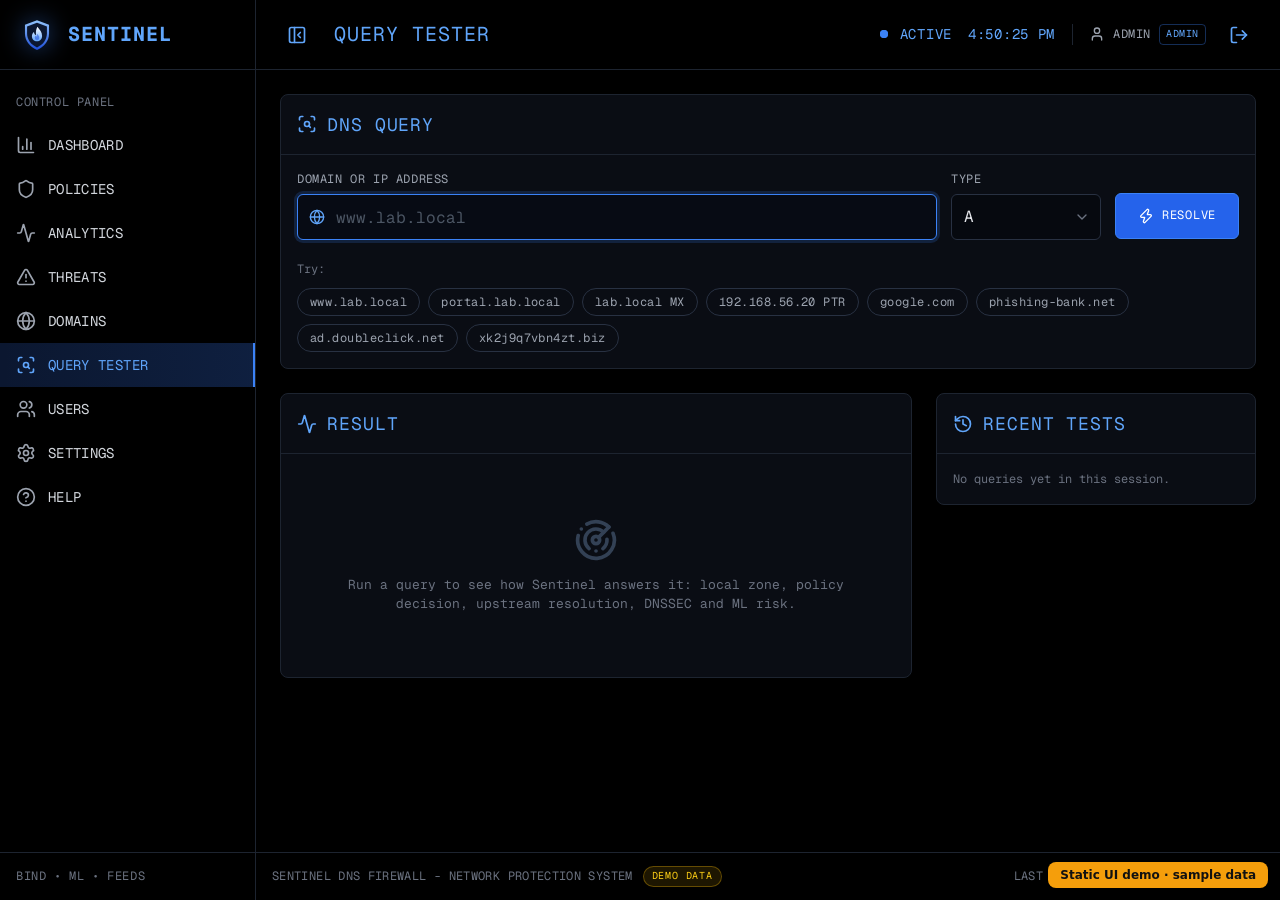
<file: demo-site/query.html>
<!doctype html>
<html lang="en">
<head>
  <meta charset="utf-8">
  <meta name="viewport" content="width=device-width, initial-scale=1">
  <meta name="color-scheme" content="dark">
  <meta name="csrf-token" content="9nqW47qR9Ffhq269BlZxr_4aDJ56ykIYkFT4DetgP10">
  <title>Query Tester · Sentinel DNS</title>
  <link rel="icon" type="image/svg+xml" href="static/img/logo.svg?v=1794582754">
  
<link rel="preload" href="static/fonts/geist-mono-latin-wght-normal.woff2" as="font" type="font/woff2" crossorigin>
<link rel="stylesheet" href="static/css/base.css?v=1794582754">
<link rel="stylesheet" href="static/css/components.css?v=1794582754">
<link rel="stylesheet" href="static/css/pages.css?v=1794582754">
<link rel="stylesheet" href="static/css/animations.css?v=1794582754">
</head>
<body data-page="query">
<div class="app" id="app">
  <aside class="sidebar" id="sidebar" aria-label="Sidebar">
    <a class="brand" href="index.html">
      <img class="brand-logo" src="static/img/logo.svg?v=1794582754" alt="" width="34" height="34">
      <span class="brand-name">SENTINEL</span>
    </a>
    <nav class="nav" aria-label="Main">
      <div class="nav-label">CONTROL PANEL</div>
      
      <a class="nav-item" href="index.html" title="Dashboard"
         >
        <svg class="icon nav-icon" aria-hidden="true" focusable="false"><use href="static/img/icons.svg?v=1794582754#chart-column"></use></svg><span class="nav-text">DASHBOARD</span>
      </a>
      
      <a class="nav-item" href="policies.html" title="Policies"
         >
        <svg class="icon nav-icon" aria-hidden="true" focusable="false"><use href="static/img/icons.svg?v=1794582754#shield"></use></svg><span class="nav-text">POLICIES</span>
      </a>
      
      <a class="nav-item" href="analytics.html" title="Analytics"
         >
        <svg class="icon nav-icon" aria-hidden="true" focusable="false"><use href="static/img/icons.svg?v=1794582754#activity"></use></svg><span class="nav-text">ANALYTICS</span>
      </a>
      
      <a class="nav-item" href="threats.html" title="Threats"
         >
        <svg class="icon nav-icon" aria-hidden="true" focusable="false"><use href="static/img/icons.svg?v=1794582754#triangle-alert"></use></svg><span class="nav-text">THREATS</span>
      </a>
      
      <a class="nav-item" href="domains.html" title="Domains"
         >
        <svg class="icon nav-icon" aria-hidden="true" focusable="false"><use href="static/img/icons.svg?v=1794582754#globe"></use></svg><span class="nav-text">DOMAINS</span>
      </a>
      
      <a class="nav-item is-active" href="query.html" title="Query Tester"
         aria-current="page">
        <svg class="icon nav-icon" aria-hidden="true" focusable="false"><use href="static/img/icons.svg?v=1794582754#scan-search"></use></svg><span class="nav-text">QUERY TESTER</span>
      </a>
      
      <a class="nav-item" href="users.html" title="Users"
         >
        <svg class="icon nav-icon" aria-hidden="true" focusable="false"><use href="static/img/icons.svg?v=1794582754#users"></use></svg><span class="nav-text">USERS</span>
      </a>
      
      <a class="nav-item" href="settings.html" title="Settings"
         >
        <svg class="icon nav-icon" aria-hidden="true" focusable="false"><use href="static/img/icons.svg?v=1794582754#settings"></use></svg><span class="nav-text">SETTINGS</span>
      </a>
      
      <a class="nav-item" href="help.html" title="Help"
         >
        <svg class="icon nav-icon" aria-hidden="true" focusable="false"><use href="static/img/icons.svg?v=1794582754#circle-help"></use></svg><span class="nav-text">HELP</span>
      </a>
      
    </nav>
    <div class="sidebar-foot"><span class="nav-text">BIND • ML • FEEDS</span></div>
  </aside>
  <div class="sidebar-scrim" id="sidebar-scrim" hidden></div>

  <div class="main">
    <header class="topbar">
      <button class="icon-btn" id="sidebar-toggle" type="button" aria-label="Toggle sidebar" aria-controls="sidebar">
        <svg class="icon " aria-hidden="true" focusable="false"><use href="static/img/icons.svg?v=1794582754#panel-left-close"></use></svg>
      </button>
      <h1 class="page-title">QUERY TESTER</h1>
      <div class="topbar-right">
        <span class="status-pill" id="status-pill"><span class="dot dot-blue pulse"></span><span id="status-text">ACTIVE</span></span>
        <span class="clock" id="clock" aria-label="Server time">--:--:--</span>
        <span class="user-chip" title="Signed in as admin">
          <svg class="icon icon-sm" aria-hidden="true" focusable="false"><use href="static/img/icons.svg?v=1794582754#user"></use></svg><span class="user-name">ADMIN</span>
          <span class="role-tag role-admin">ADMIN</span>
        </span>
        <form method="get" action="login.html" class="logout-form">
          <input type="hidden" name="csrf_token" value="9nqW47qR9Ffhq269BlZxr_4aDJ56ykIYkFT4DetgP10">
          <button class="icon-btn" type="submit" aria-label="Sign out" title="Sign out"><svg class="icon " aria-hidden="true" focusable="false"><use href="static/img/icons.svg?v=1794582754#log-out"></use></svg></button>
        </form>
      </div>
    </header>

    <main class="content" id="content">
      
<section class="panel query-hero reveal" style="--i:0">
  <header class="panel-head">
  <h2 class="panel-title"><svg class="icon " aria-hidden="true" focusable="false"><use href="static/img/icons.svg?v=1794582754#scan-search"></use></svg><span>DNS Query</span></h2>
  
</header>
  <div class="panel-body">
    <form class="query-form" id="query-form" novalidate>
      <label class="field">
        <span class="field-label">Domain or IP address</span>
        <span class="input-icon input-lg"><svg class="icon " aria-hidden="true" focusable="false"><use href="static/img/icons.svg?v=1794582754#globe"></use></svg>
          <input class="input" name="domain" placeholder="www.lab.local" autocomplete="off" spellcheck="false" maxlength="253" required data-search autofocus>
        </span>
        <span class="field-error"></span>
      </label>
      <label class="field">
        <span class="field-label">Type</span>
        <select class="select select-lg" name="type">
          <option value="A">A</option><option value="AAAA">AAAA</option><option value="CNAME">CNAME</option><option value="MX">MX</option><option value="TXT">TXT</option><option value="NS">NS</option><option value="PTR">PTR</option><option value="SOA">SOA</option>
        </select>
        <span class="field-error"></span>
      </label>
      <button class="btn btn-primary btn-lg" type="submit" id="query-submit"><svg class="icon " aria-hidden="true" focusable="false"><use href="static/img/icons.svg?v=1794582754#zap"></use></svg><span>Resolve</span></button>
    </form>
    <div class="examples">
      <span class="muted-note">Try:</span>
      <div class="chips" id="examples">
        <button class="chip" type="button" data-domain="www.lab.local" data-type="A">www.lab.local</button>
        <button class="chip" type="button" data-domain="portal.lab.local" data-type="A">portal.lab.local</button>
        <button class="chip" type="button" data-domain="lab.local" data-type="MX">lab.local MX</button>
        <button class="chip" type="button" data-domain="192.168.56.20" data-type="PTR">192.168.56.20 PTR</button>
        <button class="chip" type="button" data-domain="google.com" data-type="A">google.com</button>
        <button class="chip" type="button" data-domain="phishing-bank.net" data-type="A">phishing-bank.net</button>
        <button class="chip" type="button" data-domain="ad.doubleclick.net" data-type="A">ad.doubleclick.net</button>
        <button class="chip" type="button" data-domain="xk2j9q7vbn4zt.biz" data-type="A">xk2j9q7vbn4zt.biz</button>
      </div>
    </div>
  </div>
</section>

<section class="query-layout section">
  <article class="panel reveal" style="--i:1">
    <header class="panel-head">
  <h2 class="panel-title"><svg class="icon " aria-hidden="true" focusable="false"><use href="static/img/icons.svg?v=1794582754#activity"></use></svg><span>Result</span></h2>
  
</header>
    <div class="panel-body" id="result">
      <div class="empty-state">
        <svg class="icon empty-icon" aria-hidden="true" focusable="false"><use href="static/img/icons.svg?v=1794582754#radar"></use></svg>
        <p>Run a query to see how Sentinel answers it: local zone, policy decision, upstream resolution, DNSSEC and ML risk.</p>
      </div>
    </div>
  </article>
  <aside class="panel reveal" style="--i:2">
    <header class="panel-head">
  <h2 class="panel-title"><svg class="icon " aria-hidden="true" focusable="false"><use href="static/img/icons.svg?v=1794582754#history"></use></svg><span>Recent Tests</span></h2>
  
</header>
    <div class="panel-body"><ul class="history-list" id="history"><li class="muted-note">No queries yet in this session.</li></ul></div>
  </aside>
</section>

    </main>

    <footer class="footer">
      <span class="footer-left">
        <span class="footer-name">SENTINEL DNS FIREWALL - NETWORK PROTECTION SYSTEM</span>
        <span class="mode-tag" title="Traffic is simulated because BIND is not attached">DEMO DATA</span>
        
      </span>
      <span class="footer-right">LAST UPDATE: <span id="last-update">—</span></span>
    </footer>
  </div>
</div>

<div class="toast-stack" id="toasts" aria-live="polite"></div>
<div class="modal-root" id="modal-root" hidden></div>
<script type="application/json" id="app-context">{"demo": true, "icons": "static/img/icons.svg?v=1794582754", "must_change": false, "page": "query", "role": "admin", "user": "admin"}</script>

<script type="module" src="static/js/pages/query.js?v=1794582754"></script>
<script src="static/js/demo-data.js"></script><div style="position:fixed;bottom:12px;right:12px;z-index:9999;padding:6px 12px;border-radius:8px;background:#f59e0b;color:#111;font:600 12px system-ui">Static UI demo · sample data</div></body>
</html>
</file>
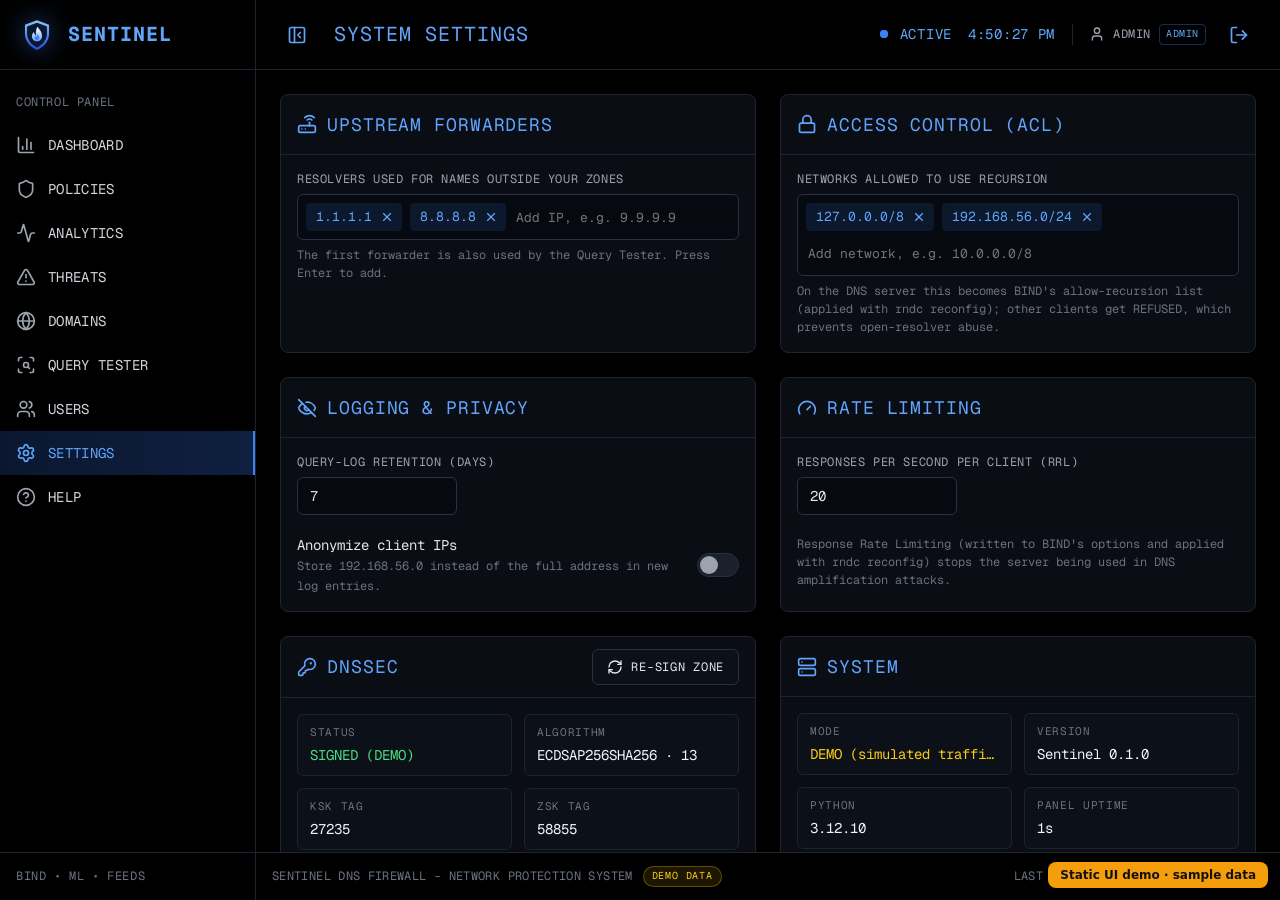
<file: demo-site/settings.html>
<!doctype html>
<html lang="en">
<head>
  <meta charset="utf-8">
  <meta name="viewport" content="width=device-width, initial-scale=1">
  <meta name="color-scheme" content="dark">
  <meta name="csrf-token" content="9nqW47qR9Ffhq269BlZxr_4aDJ56ykIYkFT4DetgP10">
  <title>Settings · Sentinel DNS</title>
  <link rel="icon" type="image/svg+xml" href="static/img/logo.svg?v=1794582754">
  
<link rel="preload" href="static/fonts/geist-mono-latin-wght-normal.woff2" as="font" type="font/woff2" crossorigin>
<link rel="stylesheet" href="static/css/base.css?v=1794582754">
<link rel="stylesheet" href="static/css/components.css?v=1794582754">
<link rel="stylesheet" href="static/css/pages.css?v=1794582754">
<link rel="stylesheet" href="static/css/animations.css?v=1794582754">
</head>
<body data-page="settings">
<div class="app" id="app">
  <aside class="sidebar" id="sidebar" aria-label="Sidebar">
    <a class="brand" href="index.html">
      <img class="brand-logo" src="static/img/logo.svg?v=1794582754" alt="" width="34" height="34">
      <span class="brand-name">SENTINEL</span>
    </a>
    <nav class="nav" aria-label="Main">
      <div class="nav-label">CONTROL PANEL</div>
      
      <a class="nav-item" href="index.html" title="Dashboard"
         >
        <svg class="icon nav-icon" aria-hidden="true" focusable="false"><use href="static/img/icons.svg?v=1794582754#chart-column"></use></svg><span class="nav-text">DASHBOARD</span>
      </a>
      
      <a class="nav-item" href="policies.html" title="Policies"
         >
        <svg class="icon nav-icon" aria-hidden="true" focusable="false"><use href="static/img/icons.svg?v=1794582754#shield"></use></svg><span class="nav-text">POLICIES</span>
      </a>
      
      <a class="nav-item" href="analytics.html" title="Analytics"
         >
        <svg class="icon nav-icon" aria-hidden="true" focusable="false"><use href="static/img/icons.svg?v=1794582754#activity"></use></svg><span class="nav-text">ANALYTICS</span>
      </a>
      
      <a class="nav-item" href="threats.html" title="Threats"
         >
        <svg class="icon nav-icon" aria-hidden="true" focusable="false"><use href="static/img/icons.svg?v=1794582754#triangle-alert"></use></svg><span class="nav-text">THREATS</span>
      </a>
      
      <a class="nav-item" href="domains.html" title="Domains"
         >
        <svg class="icon nav-icon" aria-hidden="true" focusable="false"><use href="static/img/icons.svg?v=1794582754#globe"></use></svg><span class="nav-text">DOMAINS</span>
      </a>
      
      <a class="nav-item" href="query.html" title="Query Tester"
         >
        <svg class="icon nav-icon" aria-hidden="true" focusable="false"><use href="static/img/icons.svg?v=1794582754#scan-search"></use></svg><span class="nav-text">QUERY TESTER</span>
      </a>
      
      <a class="nav-item" href="users.html" title="Users"
         >
        <svg class="icon nav-icon" aria-hidden="true" focusable="false"><use href="static/img/icons.svg?v=1794582754#users"></use></svg><span class="nav-text">USERS</span>
      </a>
      
      <a class="nav-item is-active" href="settings.html" title="Settings"
         aria-current="page">
        <svg class="icon nav-icon" aria-hidden="true" focusable="false"><use href="static/img/icons.svg?v=1794582754#settings"></use></svg><span class="nav-text">SETTINGS</span>
      </a>
      
      <a class="nav-item" href="help.html" title="Help"
         >
        <svg class="icon nav-icon" aria-hidden="true" focusable="false"><use href="static/img/icons.svg?v=1794582754#circle-help"></use></svg><span class="nav-text">HELP</span>
      </a>
      
    </nav>
    <div class="sidebar-foot"><span class="nav-text">BIND • ML • FEEDS</span></div>
  </aside>
  <div class="sidebar-scrim" id="sidebar-scrim" hidden></div>

  <div class="main">
    <header class="topbar">
      <button class="icon-btn" id="sidebar-toggle" type="button" aria-label="Toggle sidebar" aria-controls="sidebar">
        <svg class="icon " aria-hidden="true" focusable="false"><use href="static/img/icons.svg?v=1794582754#panel-left-close"></use></svg>
      </button>
      <h1 class="page-title">SYSTEM SETTINGS</h1>
      <div class="topbar-right">
        <span class="status-pill" id="status-pill"><span class="dot dot-blue pulse"></span><span id="status-text">ACTIVE</span></span>
        <span class="clock" id="clock" aria-label="Server time">--:--:--</span>
        <span class="user-chip" title="Signed in as admin">
          <svg class="icon icon-sm" aria-hidden="true" focusable="false"><use href="static/img/icons.svg?v=1794582754#user"></use></svg><span class="user-name">ADMIN</span>
          <span class="role-tag role-admin">ADMIN</span>
        </span>
        <form method="get" action="login.html" class="logout-form">
          <input type="hidden" name="csrf_token" value="9nqW47qR9Ffhq269BlZxr_4aDJ56ykIYkFT4DetgP10">
          <button class="icon-btn" type="submit" aria-label="Sign out" title="Sign out"><svg class="icon " aria-hidden="true" focusable="false"><use href="static/img/icons.svg?v=1794582754#log-out"></use></svg></button>
        </form>
      </div>
    </header>

    <main class="content" id="content">
      
<form id="settings-form" novalidate>
<section class="two-col">
  <article class="panel reveal" style="--i:0">
    <header class="panel-head">
  <h2 class="panel-title"><svg class="icon " aria-hidden="true" focusable="false"><use href="static/img/icons.svg?v=1794582754#router"></use></svg><span>Upstream Forwarders</span></h2>
  
</header>
    <div class="panel-body">
      <div class="field">
        <span class="field-label">Resolvers used for names outside your zones</span>
        <div class="tag-editor" id="forwarders" data-kind="ip" data-placeholder="Add IP, e.g. 9.9.9.9"></div>
        <span class="field-error" data-error="forwarders"></span>
      </div>
      <p class="muted-note">The first forwarder is also used by the Query Tester. Press Enter to add.</p>
    </div>
  </article>
  <article class="panel reveal" style="--i:1">
    <header class="panel-head">
  <h2 class="panel-title"><svg class="icon " aria-hidden="true" focusable="false"><use href="static/img/icons.svg?v=1794582754#lock"></use></svg><span>Access Control (ACL)</span></h2>
  
</header>
    <div class="panel-body">
      <div class="field">
        <span class="field-label">Networks allowed to use recursion</span>
        <div class="tag-editor" id="acl" data-kind="cidr" data-placeholder="Add network, e.g. 10.0.0.0/8"></div>
        <span class="field-error" data-error="acl"></span>
      </div>
      <p class="muted-note">On the DNS server this becomes BIND's allow-recursion list (applied with rndc reconfig); other clients get REFUSED, which prevents open-resolver abuse.</p>
    </div>
  </article>
</section>

<section class="two-col section">
  <article class="panel reveal" style="--i:2">
    <header class="panel-head">
  <h2 class="panel-title"><svg class="icon " aria-hidden="true" focusable="false"><use href="static/img/icons.svg?v=1794582754#eye-off"></use></svg><span>Logging &amp; Privacy</span></h2>
  
</header>
    <div class="panel-body stack-form">
      <label class="field">
        <span class="field-label">Query-log retention (days)</span>
        <input class="input input-narrow" type="number" name="retention_days" min="1" max="90" required>
        <span class="field-error" data-error="retention_days"></span>
      </label>
      <label class="switch-row">
        <span><span class="switch-title">Anonymize client IPs</span>
          <span class="muted-note">Store 192.168.56.0 instead of the full address in new log entries.</span></span>
        <span class="switch"><input type="checkbox" name="anonymize_clients"><span class="track"></span><span class="thumb"></span></span>
      </label>
    </div>
  </article>
  <article class="panel reveal" style="--i:3">
    <header class="panel-head">
  <h2 class="panel-title"><svg class="icon " aria-hidden="true" focusable="false"><use href="static/img/icons.svg?v=1794582754#gauge"></use></svg><span>Rate Limiting</span></h2>
  
</header>
    <div class="panel-body stack-form">
      <label class="field">
        <span class="field-label">Responses per second per client (RRL)</span>
        <input class="input input-narrow" type="number" name="rrl_rps" min="1" max="1000" required>
        <span class="field-error" data-error="rrl_rps"></span>
      </label>
      <p class="muted-note">Response Rate Limiting (written to BIND's options and applied with rndc reconfig) stops the server being used in DNS amplification attacks.</p>
    </div>
  </article>
</section>
</form>

<section class="two-col section">
  <article class="panel reveal" style="--i:4">
    <header class="panel-head">
  <h2 class="panel-title"><svg class="icon " aria-hidden="true" focusable="false"><use href="static/img/icons.svg?v=1794582754#key-round"></use></svg><span>DNSSEC</span></h2>
  
    <div class="panel-actions">
      <button class="btn" type="button" id="resign-btn" data-admin><svg class="icon " aria-hidden="true" focusable="false"><use href="static/img/icons.svg?v=1794582754#refresh-cw"></use></svg><span>Re-sign Zone</span></button>
    </div>
    
</header>
    <div class="panel-body">
      <dl class="info-grid" id="dnssec-info"></dl>
      <div class="field section-sm">
        <div class="range-head"><span class="field-label">DS record (give this to the parent zone)</span>
          <button class="icon-btn" type="button" id="copy-ds" aria-label="Copy DS record" title="Copy"><svg class="icon icon-sm" aria-hidden="true" focusable="false"><use href="static/img/icons.svg?v=1794582754#copy"></use></svg></button></div>
        <pre class="code code-inline" id="ds-record">—</pre>
      </div>
    </div>
  </article>
  <article class="panel reveal" style="--i:5">
    <header class="panel-head">
  <h2 class="panel-title"><svg class="icon " aria-hidden="true" focusable="false"><use href="static/img/icons.svg?v=1794582754#server"></use></svg><span>System</span></h2>
  
</header>
    <div class="panel-body"><dl class="info-grid" id="system-info"></dl></div>
  </article>
</section>

<div class="save-bar" id="save-bar" role="region" aria-label="Unsaved changes">
  <span class="save-text"><svg class="icon icon-sm" aria-hidden="true" focusable="false"><use href="static/img/icons.svg?v=1794582754#info"></use></svg><span>You have unsaved changes</span></span>
  <span class="save-actions">
    <button class="btn btn-ghost" type="button" id="discard-btn">Discard</button>
    <button class="btn btn-primary" type="button" id="save-btn" data-admin><svg class="icon " aria-hidden="true" focusable="false"><use href="static/img/icons.svg?v=1794582754#save"></use></svg><span>Save Changes</span></button>
  </span>
</div>

    </main>

    <footer class="footer">
      <span class="footer-left">
        <span class="footer-name">SENTINEL DNS FIREWALL - NETWORK PROTECTION SYSTEM</span>
        <span class="mode-tag" title="Traffic is simulated because BIND is not attached">DEMO DATA</span>
        
      </span>
      <span class="footer-right">LAST UPDATE: <span id="last-update">—</span></span>
    </footer>
  </div>
</div>

<div class="toast-stack" id="toasts" aria-live="polite"></div>
<div class="modal-root" id="modal-root" hidden></div>
<script type="application/json" id="app-context">{"demo": true, "icons": "static/img/icons.svg?v=1794582754", "must_change": false, "page": "settings", "role": "admin", "user": "admin"}</script>

<script type="module" src="static/js/pages/settings.js?v=1794582754"></script>
<script src="static/js/demo-data.js"></script><div style="position:fixed;bottom:12px;right:12px;z-index:9999;padding:6px 12px;border-radius:8px;background:#f59e0b;color:#111;font:600 12px system-ui">Static UI demo · sample data</div></body>
</html>
</file>
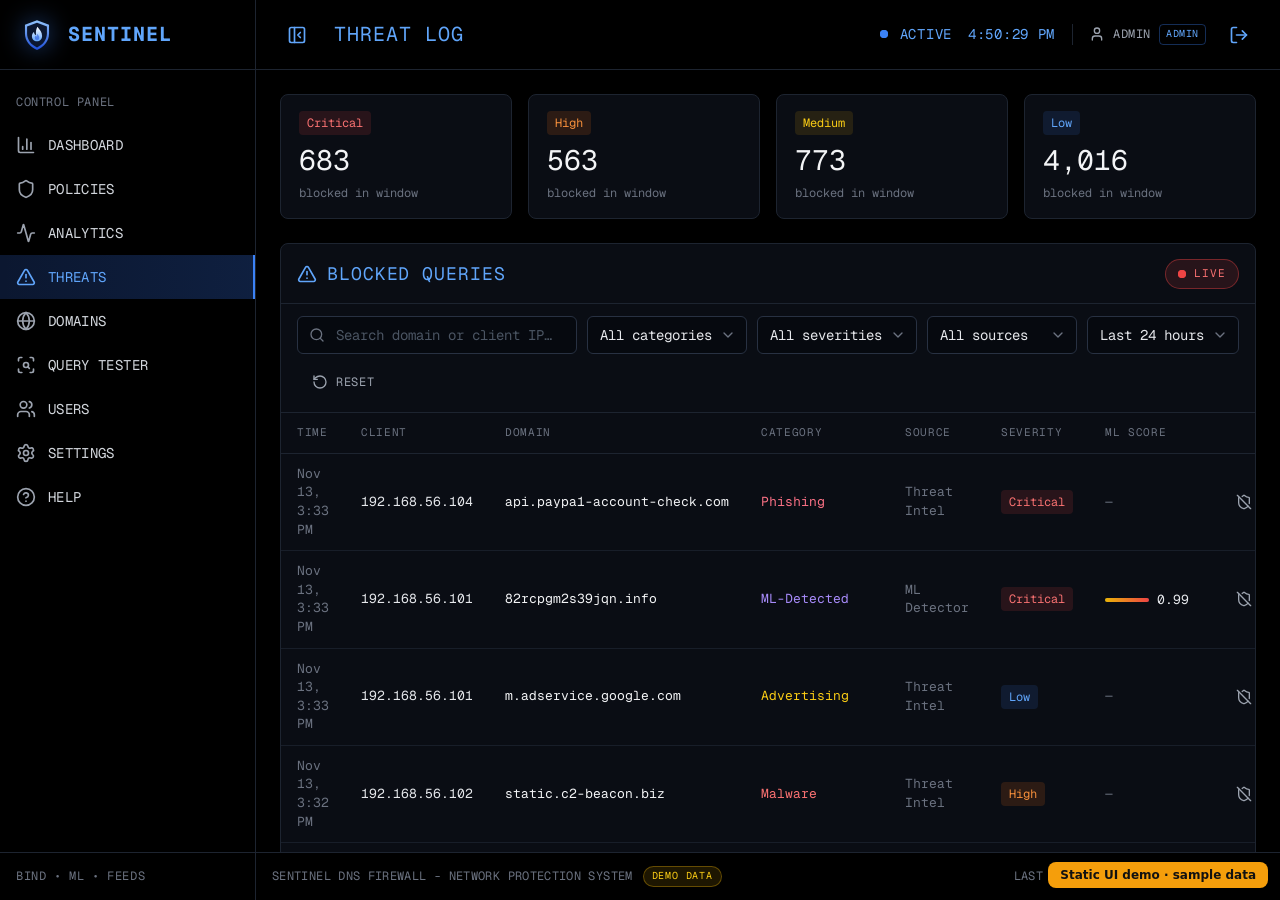
<file: demo-site/threats.html>
<!doctype html>
<html lang="en">
<head>
  <meta charset="utf-8">
  <meta name="viewport" content="width=device-width, initial-scale=1">
  <meta name="color-scheme" content="dark">
  <meta name="csrf-token" content="9nqW47qR9Ffhq269BlZxr_4aDJ56ykIYkFT4DetgP10">
  <title>Threats · Sentinel DNS</title>
  <link rel="icon" type="image/svg+xml" href="static/img/logo.svg?v=1794582754">
  
<link rel="preload" href="static/fonts/geist-mono-latin-wght-normal.woff2" as="font" type="font/woff2" crossorigin>
<link rel="stylesheet" href="static/css/base.css?v=1794582754">
<link rel="stylesheet" href="static/css/components.css?v=1794582754">
<link rel="stylesheet" href="static/css/pages.css?v=1794582754">
<link rel="stylesheet" href="static/css/animations.css?v=1794582754">
</head>
<body data-page="threats">
<div class="app" id="app">
  <aside class="sidebar" id="sidebar" aria-label="Sidebar">
    <a class="brand" href="index.html">
      <img class="brand-logo" src="static/img/logo.svg?v=1794582754" alt="" width="34" height="34">
      <span class="brand-name">SENTINEL</span>
    </a>
    <nav class="nav" aria-label="Main">
      <div class="nav-label">CONTROL PANEL</div>
      
      <a class="nav-item" href="index.html" title="Dashboard"
         >
        <svg class="icon nav-icon" aria-hidden="true" focusable="false"><use href="static/img/icons.svg?v=1794582754#chart-column"></use></svg><span class="nav-text">DASHBOARD</span>
      </a>
      
      <a class="nav-item" href="policies.html" title="Policies"
         >
        <svg class="icon nav-icon" aria-hidden="true" focusable="false"><use href="static/img/icons.svg?v=1794582754#shield"></use></svg><span class="nav-text">POLICIES</span>
      </a>
      
      <a class="nav-item" href="analytics.html" title="Analytics"
         >
        <svg class="icon nav-icon" aria-hidden="true" focusable="false"><use href="static/img/icons.svg?v=1794582754#activity"></use></svg><span class="nav-text">ANALYTICS</span>
      </a>
      
      <a class="nav-item is-active" href="threats.html" title="Threats"
         aria-current="page">
        <svg class="icon nav-icon" aria-hidden="true" focusable="false"><use href="static/img/icons.svg?v=1794582754#triangle-alert"></use></svg><span class="nav-text">THREATS</span>
      </a>
      
      <a class="nav-item" href="domains.html" title="Domains"
         >
        <svg class="icon nav-icon" aria-hidden="true" focusable="false"><use href="static/img/icons.svg?v=1794582754#globe"></use></svg><span class="nav-text">DOMAINS</span>
      </a>
      
      <a class="nav-item" href="query.html" title="Query Tester"
         >
        <svg class="icon nav-icon" aria-hidden="true" focusable="false"><use href="static/img/icons.svg?v=1794582754#scan-search"></use></svg><span class="nav-text">QUERY TESTER</span>
      </a>
      
      <a class="nav-item" href="users.html" title="Users"
         >
        <svg class="icon nav-icon" aria-hidden="true" focusable="false"><use href="static/img/icons.svg?v=1794582754#users"></use></svg><span class="nav-text">USERS</span>
      </a>
      
      <a class="nav-item" href="settings.html" title="Settings"
         >
        <svg class="icon nav-icon" aria-hidden="true" focusable="false"><use href="static/img/icons.svg?v=1794582754#settings"></use></svg><span class="nav-text">SETTINGS</span>
      </a>
      
      <a class="nav-item" href="help.html" title="Help"
         >
        <svg class="icon nav-icon" aria-hidden="true" focusable="false"><use href="static/img/icons.svg?v=1794582754#circle-help"></use></svg><span class="nav-text">HELP</span>
      </a>
      
    </nav>
    <div class="sidebar-foot"><span class="nav-text">BIND • ML • FEEDS</span></div>
  </aside>
  <div class="sidebar-scrim" id="sidebar-scrim" hidden></div>

  <div class="main">
    <header class="topbar">
      <button class="icon-btn" id="sidebar-toggle" type="button" aria-label="Toggle sidebar" aria-controls="sidebar">
        <svg class="icon " aria-hidden="true" focusable="false"><use href="static/img/icons.svg?v=1794582754#panel-left-close"></use></svg>
      </button>
      <h1 class="page-title">THREAT LOG</h1>
      <div class="topbar-right">
        <span class="status-pill" id="status-pill"><span class="dot dot-blue pulse"></span><span id="status-text">ACTIVE</span></span>
        <span class="clock" id="clock" aria-label="Server time">--:--:--</span>
        <span class="user-chip" title="Signed in as admin">
          <svg class="icon icon-sm" aria-hidden="true" focusable="false"><use href="static/img/icons.svg?v=1794582754#user"></use></svg><span class="user-name">ADMIN</span>
          <span class="role-tag role-admin">ADMIN</span>
        </span>
        <form method="get" action="login.html" class="logout-form">
          <input type="hidden" name="csrf_token" value="9nqW47qR9Ffhq269BlZxr_4aDJ56ykIYkFT4DetgP10">
          <button class="icon-btn" type="submit" aria-label="Sign out" title="Sign out"><svg class="icon " aria-hidden="true" focusable="false"><use href="static/img/icons.svg?v=1794582754#log-out"></use></svg></button>
        </form>
      </div>
    </header>

    <main class="content" id="content">
      
<section class="sev-grid" id="sev-grid">
  
  <button class="card sev-card sev-card-critical reveal" style="--i:0" type="button" data-severity="critical">
    <span class="sev-card-label"><span class="badge sev-critical">Critical</span></span>
    <span class="sev-card-value" id="sev-critical">0</span>
    <span class="sev-card-sub">blocked in window</span>
  </button>
  
  <button class="card sev-card sev-card-high reveal" style="--i:1" type="button" data-severity="high">
    <span class="sev-card-label"><span class="badge sev-high">High</span></span>
    <span class="sev-card-value" id="sev-high">0</span>
    <span class="sev-card-sub">blocked in window</span>
  </button>
  
  <button class="card sev-card sev-card-medium reveal" style="--i:2" type="button" data-severity="medium">
    <span class="sev-card-label"><span class="badge sev-medium">Medium</span></span>
    <span class="sev-card-value" id="sev-medium">0</span>
    <span class="sev-card-sub">blocked in window</span>
  </button>
  
  <button class="card sev-card sev-card-low reveal" style="--i:3" type="button" data-severity="low">
    <span class="sev-card-label"><span class="badge sev-low">Low</span></span>
    <span class="sev-card-value" id="sev-low">0</span>
    <span class="sev-card-sub">blocked in window</span>
  </button>
  
</section>

<section class="panel section reveal" style="--i:4">
  <header class="panel-head">
  <h2 class="panel-title"><svg class="icon " aria-hidden="true" focusable="false"><use href="static/img/icons.svg?v=1794582754#triangle-alert"></use></svg><span>Blocked Queries</span></h2>
  
  <div class="panel-actions">
    <button class="live-toggle is-on" id="live-toggle" type="button" aria-pressed="true"><span class="dot dot-red pulse"></span>LIVE</button>
  </div>
  
</header>
  <form class="filter-bar" id="filters" role="search">
    <label class="input-icon filter-search"><svg class="icon " aria-hidden="true" focusable="false"><use href="static/img/icons.svg?v=1794582754#search"></use></svg>
      <input class="input" name="q" placeholder="Search domain or client IP…" autocomplete="off" data-search aria-label="Search">
    </label>
    <select class="select" name="category" id="filter-category" aria-label="Category"><option value="">All categories</option></select>
    <select class="select" name="severity" aria-label="Severity">
      <option value="">All severities</option><option value="critical">Critical</option><option value="high">High</option>
      <option value="medium">Medium</option><option value="low">Low</option>
    </select>
    <select class="select" name="source" aria-label="Source">
      <option value="">All sources</option><option value="feed">Threat Intel</option><option value="policy">Policy Rule</option><option value="ml">ML Detector</option>
    </select>
    <select class="select" name="range" aria-label="Time range">
      <option value="1h">Last hour</option><option value="24h" selected>Last 24 hours</option><option value="7d">Last 7 days</option>
    </select>
    <button class="btn btn-ghost" type="reset"><svg class="icon " aria-hidden="true" focusable="false"><use href="static/img/icons.svg?v=1794582754#rotate-ccw"></use></svg><span>Reset</span></button>
  </form>
  <div class="table-wrap">
    <table class="table">
      <thead>
        <tr><th>Time</th><th>Client</th><th>Domain</th><th>Category</th><th>Source</th><th>Severity</th><th>ML Score</th><th class="actions"></th></tr>
      </thead>
      <tbody id="threat-body"><tr><td colspan="8" class="empty">Loading…</td></tr></tbody>
    </table>
  </div>
  <div class="pager">
    <span id="pager-info">—</span>
    <div class="pager-buttons">
      <button class="btn" type="button" id="prev-page"><svg class="icon " aria-hidden="true" focusable="false"><use href="static/img/icons.svg?v=1794582754#chevron-left"></use></svg><span>Prev</span></button>
      <button class="btn" type="button" id="next-page"><span>Next</span><svg class="icon " aria-hidden="true" focusable="false"><use href="static/img/icons.svg?v=1794582754#chevron-right"></use></svg></button>
    </div>
  </div>
</section>

    </main>

    <footer class="footer">
      <span class="footer-left">
        <span class="footer-name">SENTINEL DNS FIREWALL - NETWORK PROTECTION SYSTEM</span>
        <span class="mode-tag" title="Traffic is simulated because BIND is not attached">DEMO DATA</span>
        
      </span>
      <span class="footer-right">LAST UPDATE: <span id="last-update">—</span></span>
    </footer>
  </div>
</div>

<div class="toast-stack" id="toasts" aria-live="polite"></div>
<div class="modal-root" id="modal-root" hidden></div>
<script type="application/json" id="app-context">{"demo": true, "icons": "static/img/icons.svg?v=1794582754", "must_change": false, "page": "threats", "role": "admin", "user": "admin"}</script>

<script type="module" src="static/js/pages/threats.js?v=1794582754"></script>
<script src="static/js/demo-data.js"></script><div style="position:fixed;bottom:12px;right:12px;z-index:9999;padding:6px 12px;border-radius:8px;background:#f59e0b;color:#111;font:600 12px system-ui">Static UI demo · sample data</div></body>
</html>
</file>
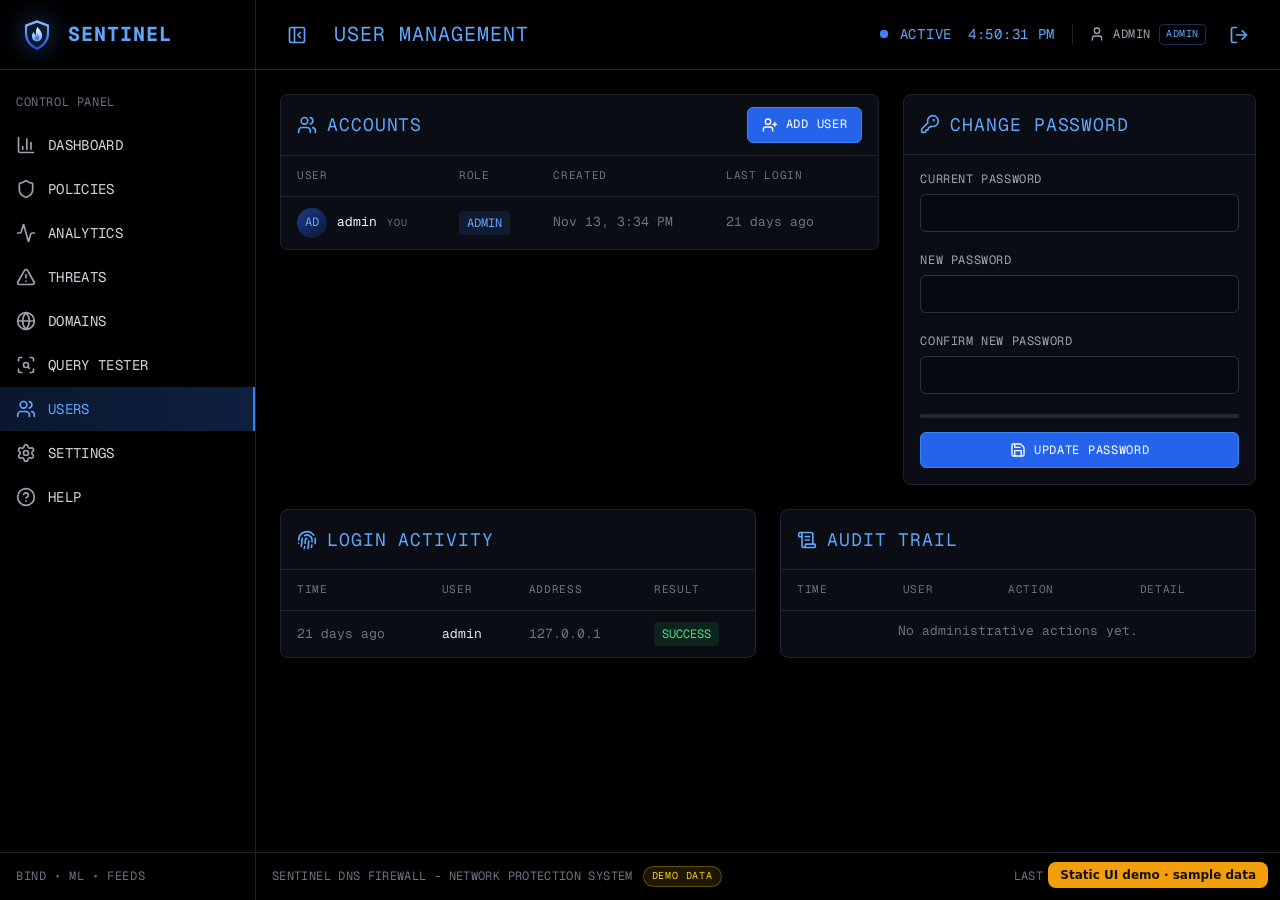
<file: demo-site/users.html>
<!doctype html>
<html lang="en">
<head>
  <meta charset="utf-8">
  <meta name="viewport" content="width=device-width, initial-scale=1">
  <meta name="color-scheme" content="dark">
  <meta name="csrf-token" content="9nqW47qR9Ffhq269BlZxr_4aDJ56ykIYkFT4DetgP10">
  <title>Users · Sentinel DNS</title>
  <link rel="icon" type="image/svg+xml" href="static/img/logo.svg?v=1794582754">
  
<link rel="preload" href="static/fonts/geist-mono-latin-wght-normal.woff2" as="font" type="font/woff2" crossorigin>
<link rel="stylesheet" href="static/css/base.css?v=1794582754">
<link rel="stylesheet" href="static/css/components.css?v=1794582754">
<link rel="stylesheet" href="static/css/pages.css?v=1794582754">
<link rel="stylesheet" href="static/css/animations.css?v=1794582754">
</head>
<body data-page="users">
<div class="app" id="app">
  <aside class="sidebar" id="sidebar" aria-label="Sidebar">
    <a class="brand" href="index.html">
      <img class="brand-logo" src="static/img/logo.svg?v=1794582754" alt="" width="34" height="34">
      <span class="brand-name">SENTINEL</span>
    </a>
    <nav class="nav" aria-label="Main">
      <div class="nav-label">CONTROL PANEL</div>
      
      <a class="nav-item" href="index.html" title="Dashboard"
         >
        <svg class="icon nav-icon" aria-hidden="true" focusable="false"><use href="static/img/icons.svg?v=1794582754#chart-column"></use></svg><span class="nav-text">DASHBOARD</span>
      </a>
      
      <a class="nav-item" href="policies.html" title="Policies"
         >
        <svg class="icon nav-icon" aria-hidden="true" focusable="false"><use href="static/img/icons.svg?v=1794582754#shield"></use></svg><span class="nav-text">POLICIES</span>
      </a>
      
      <a class="nav-item" href="analytics.html" title="Analytics"
         >
        <svg class="icon nav-icon" aria-hidden="true" focusable="false"><use href="static/img/icons.svg?v=1794582754#activity"></use></svg><span class="nav-text">ANALYTICS</span>
      </a>
      
      <a class="nav-item" href="threats.html" title="Threats"
         >
        <svg class="icon nav-icon" aria-hidden="true" focusable="false"><use href="static/img/icons.svg?v=1794582754#triangle-alert"></use></svg><span class="nav-text">THREATS</span>
      </a>
      
      <a class="nav-item" href="domains.html" title="Domains"
         >
        <svg class="icon nav-icon" aria-hidden="true" focusable="false"><use href="static/img/icons.svg?v=1794582754#globe"></use></svg><span class="nav-text">DOMAINS</span>
      </a>
      
      <a class="nav-item" href="query.html" title="Query Tester"
         >
        <svg class="icon nav-icon" aria-hidden="true" focusable="false"><use href="static/img/icons.svg?v=1794582754#scan-search"></use></svg><span class="nav-text">QUERY TESTER</span>
      </a>
      
      <a class="nav-item is-active" href="users.html" title="Users"
         aria-current="page">
        <svg class="icon nav-icon" aria-hidden="true" focusable="false"><use href="static/img/icons.svg?v=1794582754#users"></use></svg><span class="nav-text">USERS</span>
      </a>
      
      <a class="nav-item" href="settings.html" title="Settings"
         >
        <svg class="icon nav-icon" aria-hidden="true" focusable="false"><use href="static/img/icons.svg?v=1794582754#settings"></use></svg><span class="nav-text">SETTINGS</span>
      </a>
      
      <a class="nav-item" href="help.html" title="Help"
         >
        <svg class="icon nav-icon" aria-hidden="true" focusable="false"><use href="static/img/icons.svg?v=1794582754#circle-help"></use></svg><span class="nav-text">HELP</span>
      </a>
      
    </nav>
    <div class="sidebar-foot"><span class="nav-text">BIND • ML • FEEDS</span></div>
  </aside>
  <div class="sidebar-scrim" id="sidebar-scrim" hidden></div>

  <div class="main">
    <header class="topbar">
      <button class="icon-btn" id="sidebar-toggle" type="button" aria-label="Toggle sidebar" aria-controls="sidebar">
        <svg class="icon " aria-hidden="true" focusable="false"><use href="static/img/icons.svg?v=1794582754#panel-left-close"></use></svg>
      </button>
      <h1 class="page-title">USER MANAGEMENT</h1>
      <div class="topbar-right">
        <span class="status-pill" id="status-pill"><span class="dot dot-blue pulse"></span><span id="status-text">ACTIVE</span></span>
        <span class="clock" id="clock" aria-label="Server time">--:--:--</span>
        <span class="user-chip" title="Signed in as admin">
          <svg class="icon icon-sm" aria-hidden="true" focusable="false"><use href="static/img/icons.svg?v=1794582754#user"></use></svg><span class="user-name">ADMIN</span>
          <span class="role-tag role-admin">ADMIN</span>
        </span>
        <form method="get" action="login.html" class="logout-form">
          <input type="hidden" name="csrf_token" value="9nqW47qR9Ffhq269BlZxr_4aDJ56ykIYkFT4DetgP10">
          <button class="icon-btn" type="submit" aria-label="Sign out" title="Sign out"><svg class="icon " aria-hidden="true" focusable="false"><use href="static/img/icons.svg?v=1794582754#log-out"></use></svg></button>
        </form>
      </div>
    </header>

    <main class="content" id="content">
      
<section class="split">
  <article class="panel reveal" style="--i:0">
    <header class="panel-head">
  <h2 class="panel-title"><svg class="icon " aria-hidden="true" focusable="false"><use href="static/img/icons.svg?v=1794582754#users"></use></svg><span>Accounts</span></h2>
  
    <div class="panel-actions">
      <button class="btn btn-primary" id="add-user-btn" type="button" data-admin><svg class="icon " aria-hidden="true" focusable="false"><use href="static/img/icons.svg?v=1794582754#user-plus"></use></svg><span>Add User</span></button>
    </div>
    
</header>
    <div class="table-wrap">
      <table class="table">
        <thead><tr><th>User</th><th>Role</th><th>Created</th><th>Last Login</th><th class="actions"></th></tr></thead>
        <tbody id="users-body"><tr><td colspan="5" class="empty">Loading accounts…</td></tr></tbody>
      </table>
    </div>
  </article>

  <article class="panel reveal" style="--i:1">
    <header class="panel-head">
  <h2 class="panel-title"><svg class="icon " aria-hidden="true" focusable="false"><use href="static/img/icons.svg?v=1794582754#key-round"></use></svg><span>Change Password</span></h2>
  
</header>
    <div class="panel-body">
      <form class="stack-form" id="password-form" novalidate>
        <label class="field"><span class="field-label">Current password</span>
          <input class="input" type="password" name="current_password" autocomplete="current-password" maxlength="128" required>
          <span class="field-error"></span></label>
        <label class="field"><span class="field-label">New password</span>
          <input class="input" type="password" name="new_password" autocomplete="new-password" minlength="10" maxlength="128" required>
          <span class="field-error"></span></label>
        <label class="field"><span class="field-label">Confirm new password</span>
          <input class="input" type="password" name="confirm_password" autocomplete="new-password" maxlength="128" required>
          <span class="field-error"></span></label>
        <div class="strength" aria-hidden="true"><span class="strength-bar" id="strength-bar"></span></div>
        <button class="btn btn-primary" type="submit"><svg class="icon " aria-hidden="true" focusable="false"><use href="static/img/icons.svg?v=1794582754#save"></use></svg><span>Update Password</span></button>
      </form>
    </div>
  </article>
</section>

<section class="two-col section" data-admin-only>
  <article class="panel reveal" style="--i:2">
    <header class="panel-head">
  <h2 class="panel-title"><svg class="icon " aria-hidden="true" focusable="false"><use href="static/img/icons.svg?v=1794582754#fingerprint"></use></svg><span>Login Activity</span></h2>
  
</header>
    <div class="table-wrap">
      <table class="table">
        <thead><tr><th>Time</th><th>User</th><th>Address</th><th>Result</th></tr></thead>
        <tbody id="logins-body"><tr><td colspan="4" class="empty">Loading…</td></tr></tbody>
      </table>
    </div>
  </article>
  <article class="panel reveal" style="--i:3">
    <header class="panel-head">
  <h2 class="panel-title"><svg class="icon " aria-hidden="true" focusable="false"><use href="static/img/icons.svg?v=1794582754#scroll-text"></use></svg><span>Audit Trail</span></h2>
  
</header>
    <div class="table-wrap">
      <table class="table">
        <thead><tr><th>Time</th><th>User</th><th>Action</th><th>Detail</th></tr></thead>
        <tbody id="audit-body"><tr><td colspan="4" class="empty">Loading…</td></tr></tbody>
      </table>
    </div>
  </article>
</section>

    </main>

    <footer class="footer">
      <span class="footer-left">
        <span class="footer-name">SENTINEL DNS FIREWALL - NETWORK PROTECTION SYSTEM</span>
        <span class="mode-tag" title="Traffic is simulated because BIND is not attached">DEMO DATA</span>
        
      </span>
      <span class="footer-right">LAST UPDATE: <span id="last-update">—</span></span>
    </footer>
  </div>
</div>

<div class="toast-stack" id="toasts" aria-live="polite"></div>
<div class="modal-root" id="modal-root" hidden></div>
<script type="application/json" id="app-context">{"demo": true, "icons": "static/img/icons.svg?v=1794582754", "must_change": false, "page": "users", "role": "admin", "user": "admin"}</script>

<script type="module" src="static/js/pages/users.js?v=1794582754"></script>
<script src="static/js/demo-data.js"></script><div style="position:fixed;bottom:12px;right:12px;z-index:9999;padding:6px 12px;border-radius:8px;background:#f59e0b;color:#111;font:600 12px system-ui">Static UI demo · sample data</div></body>
</html>
</file>
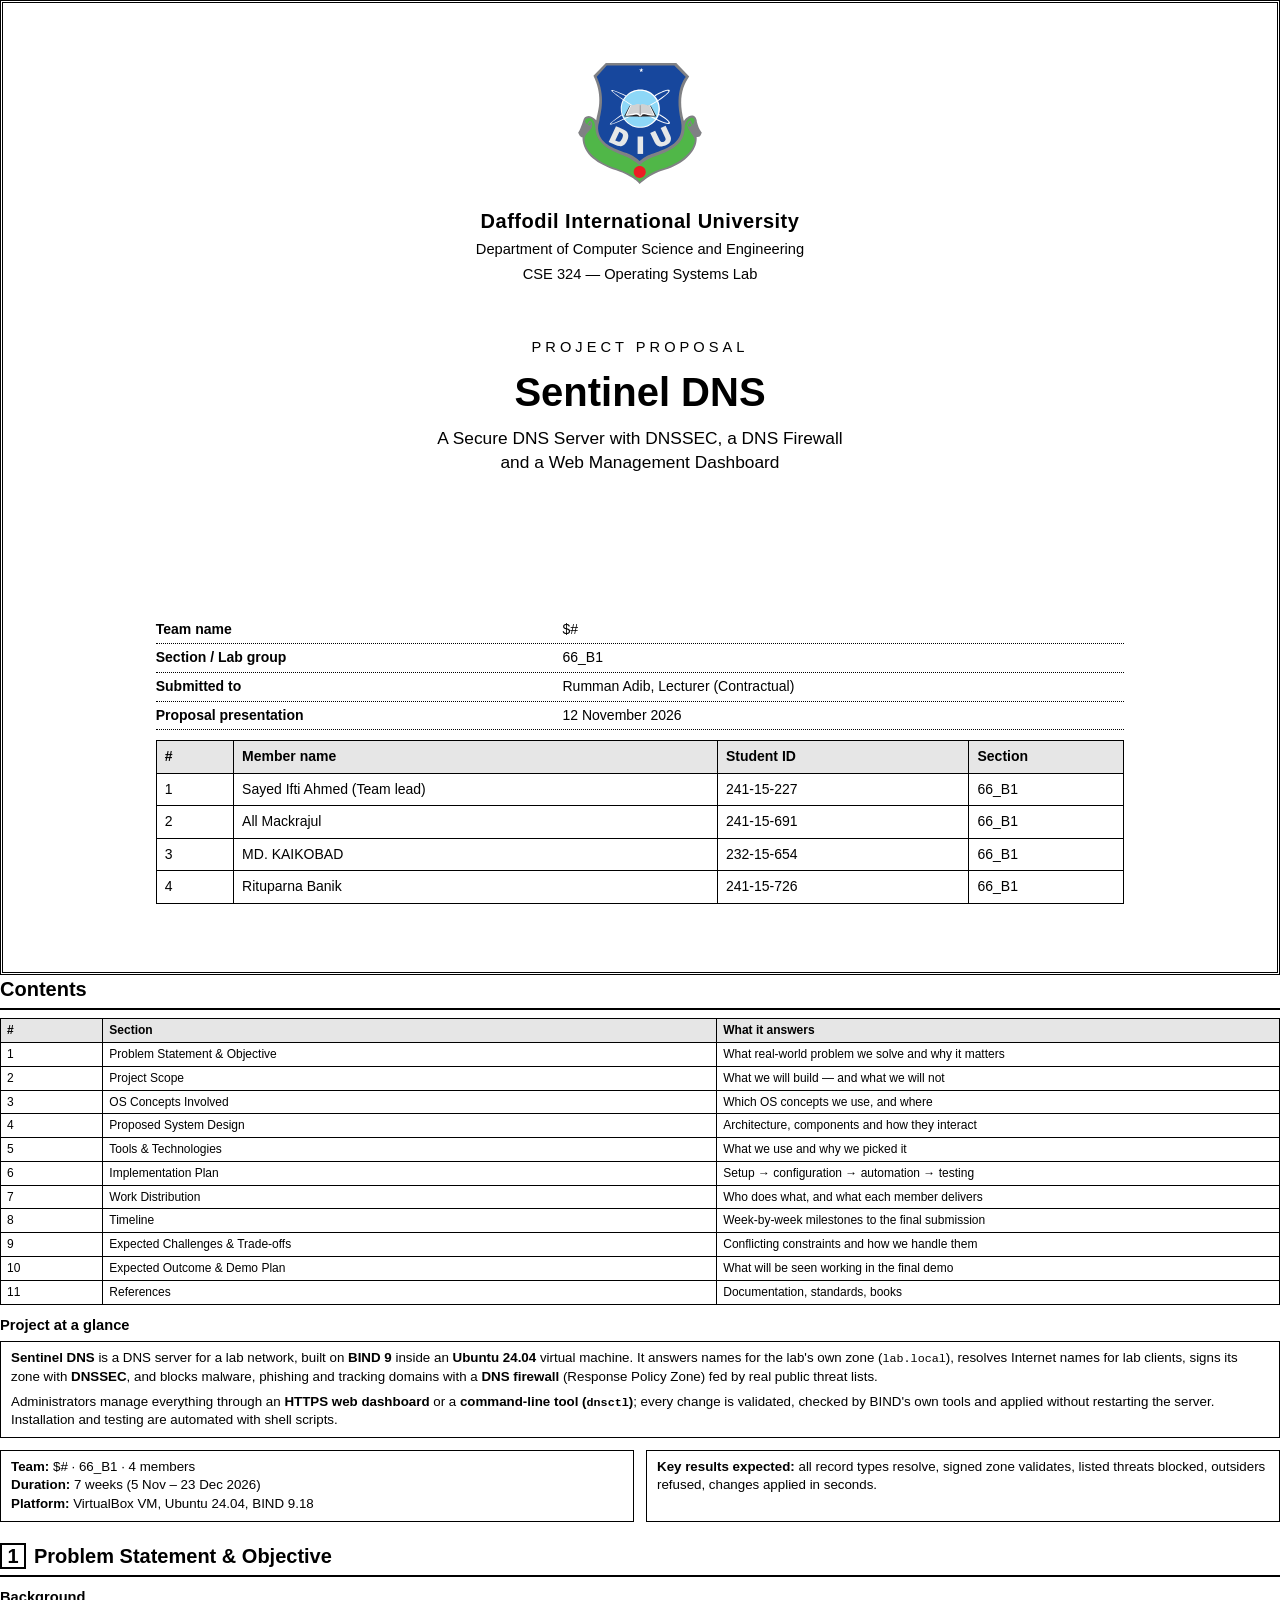
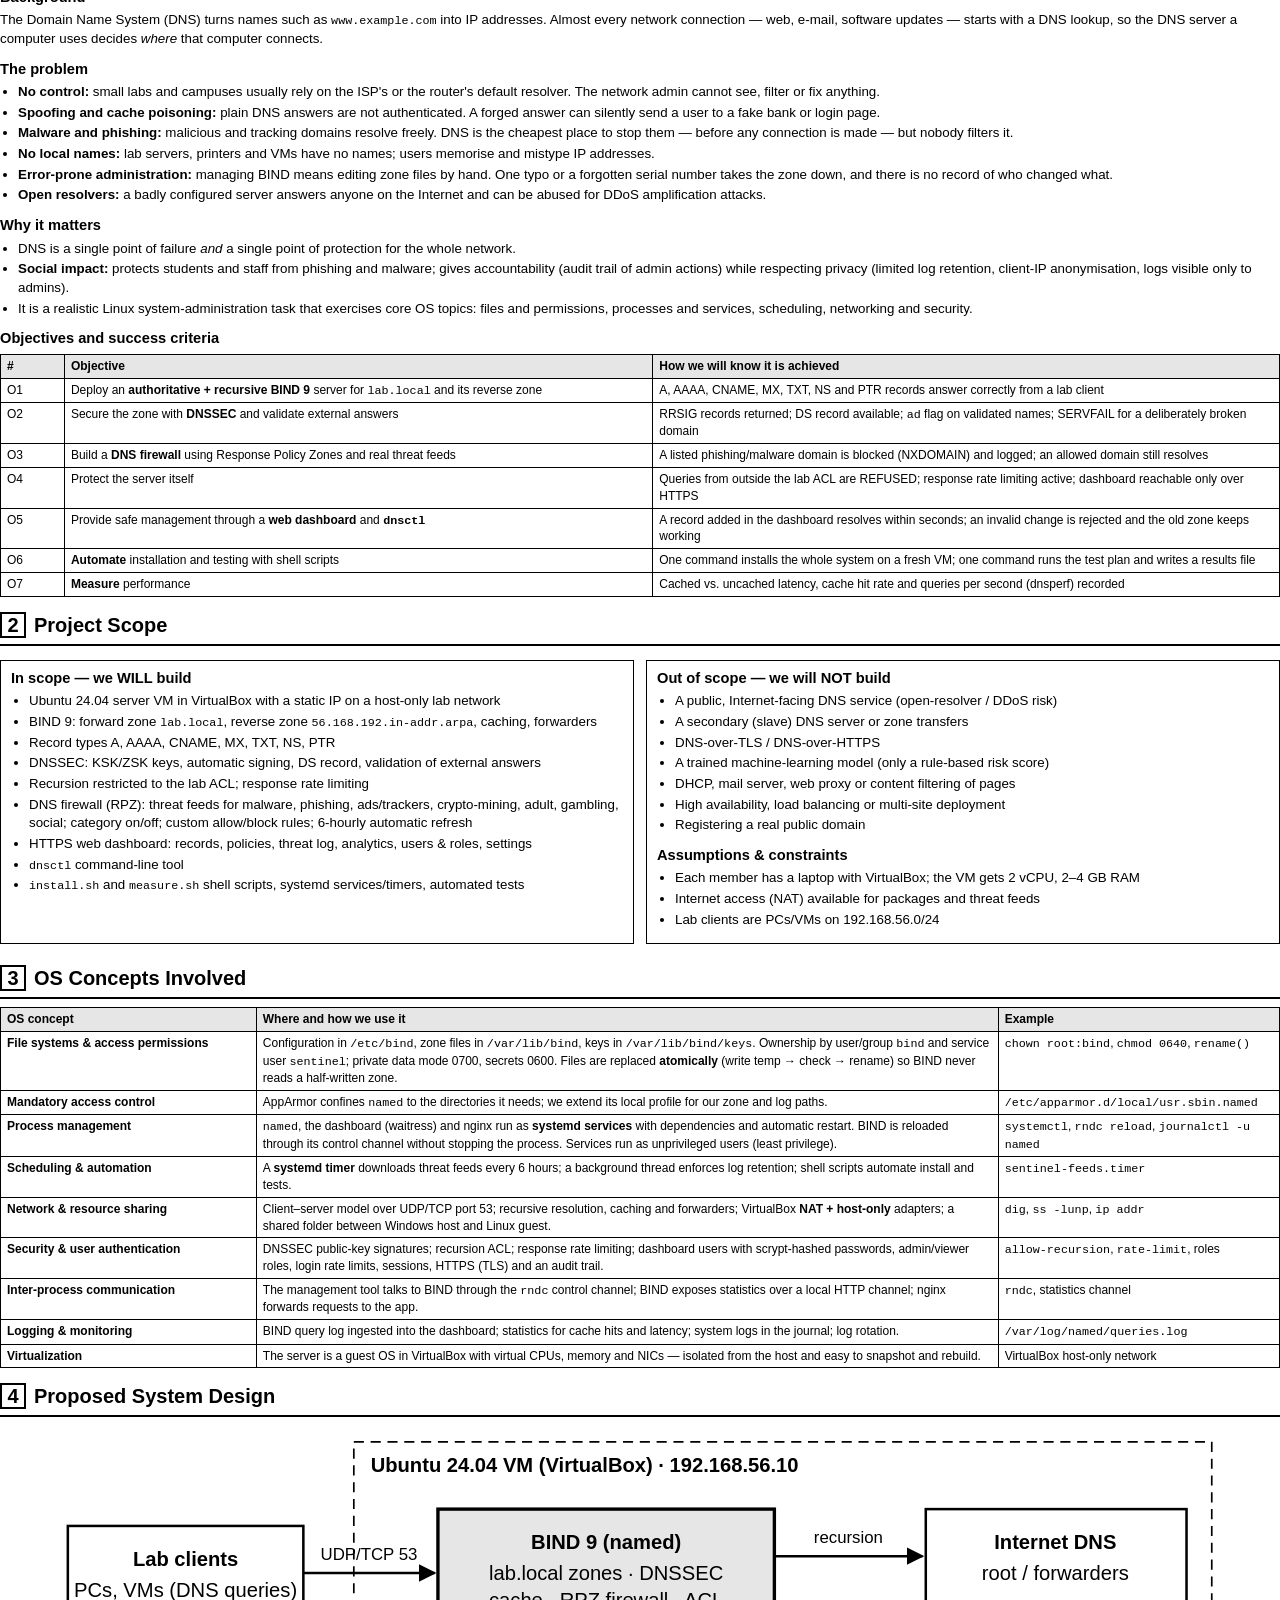
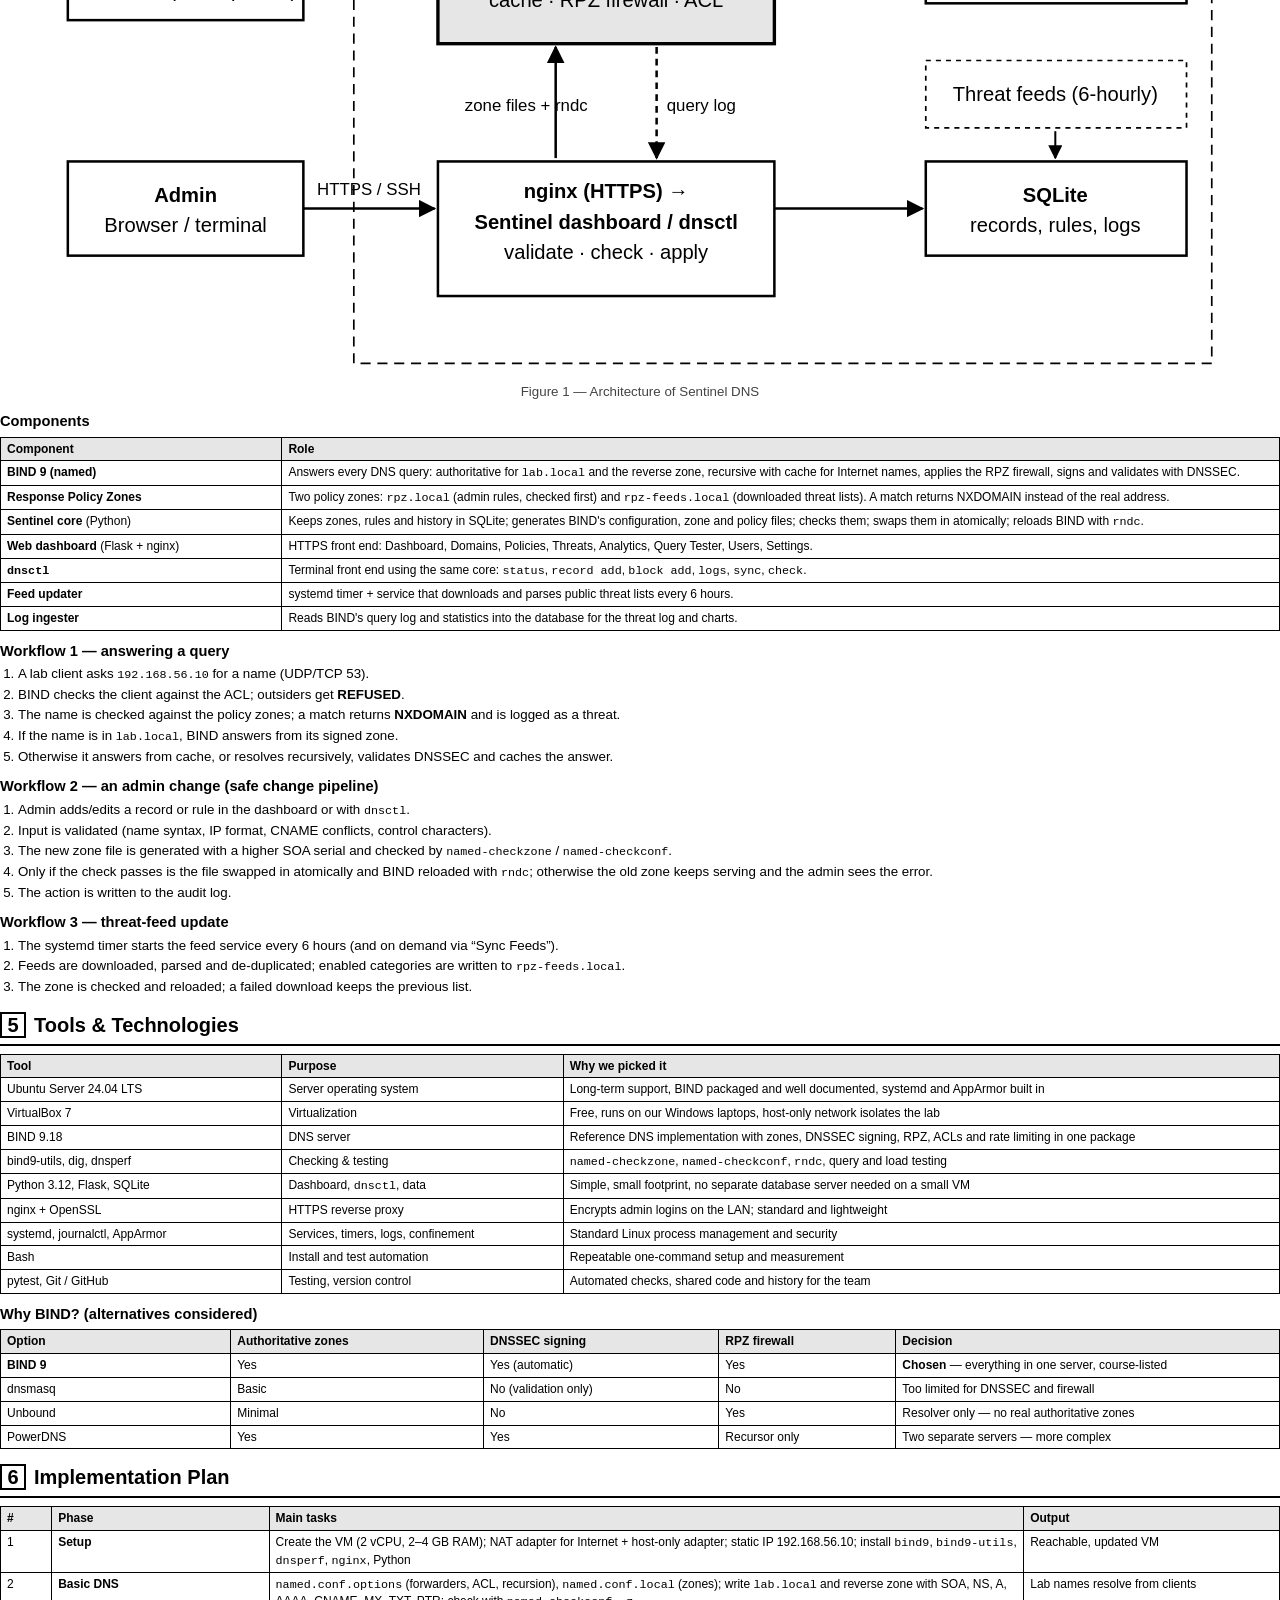
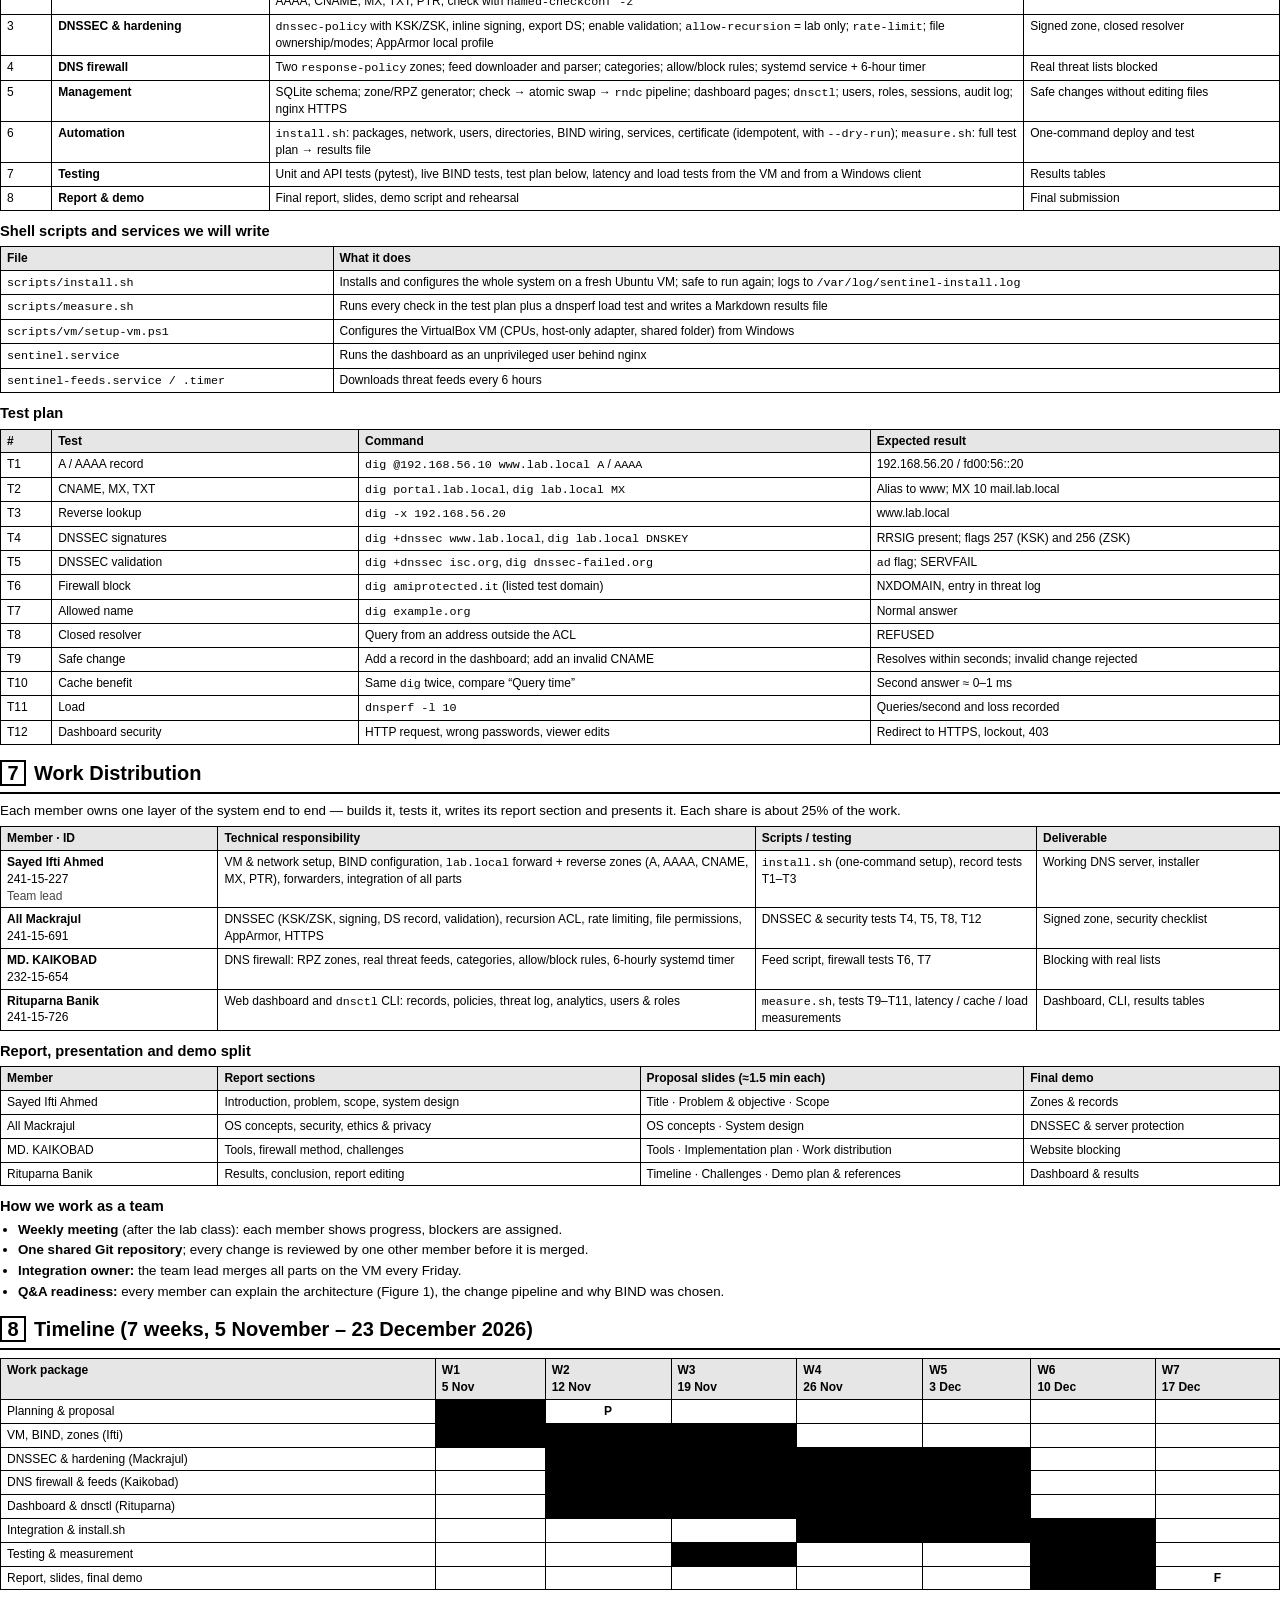
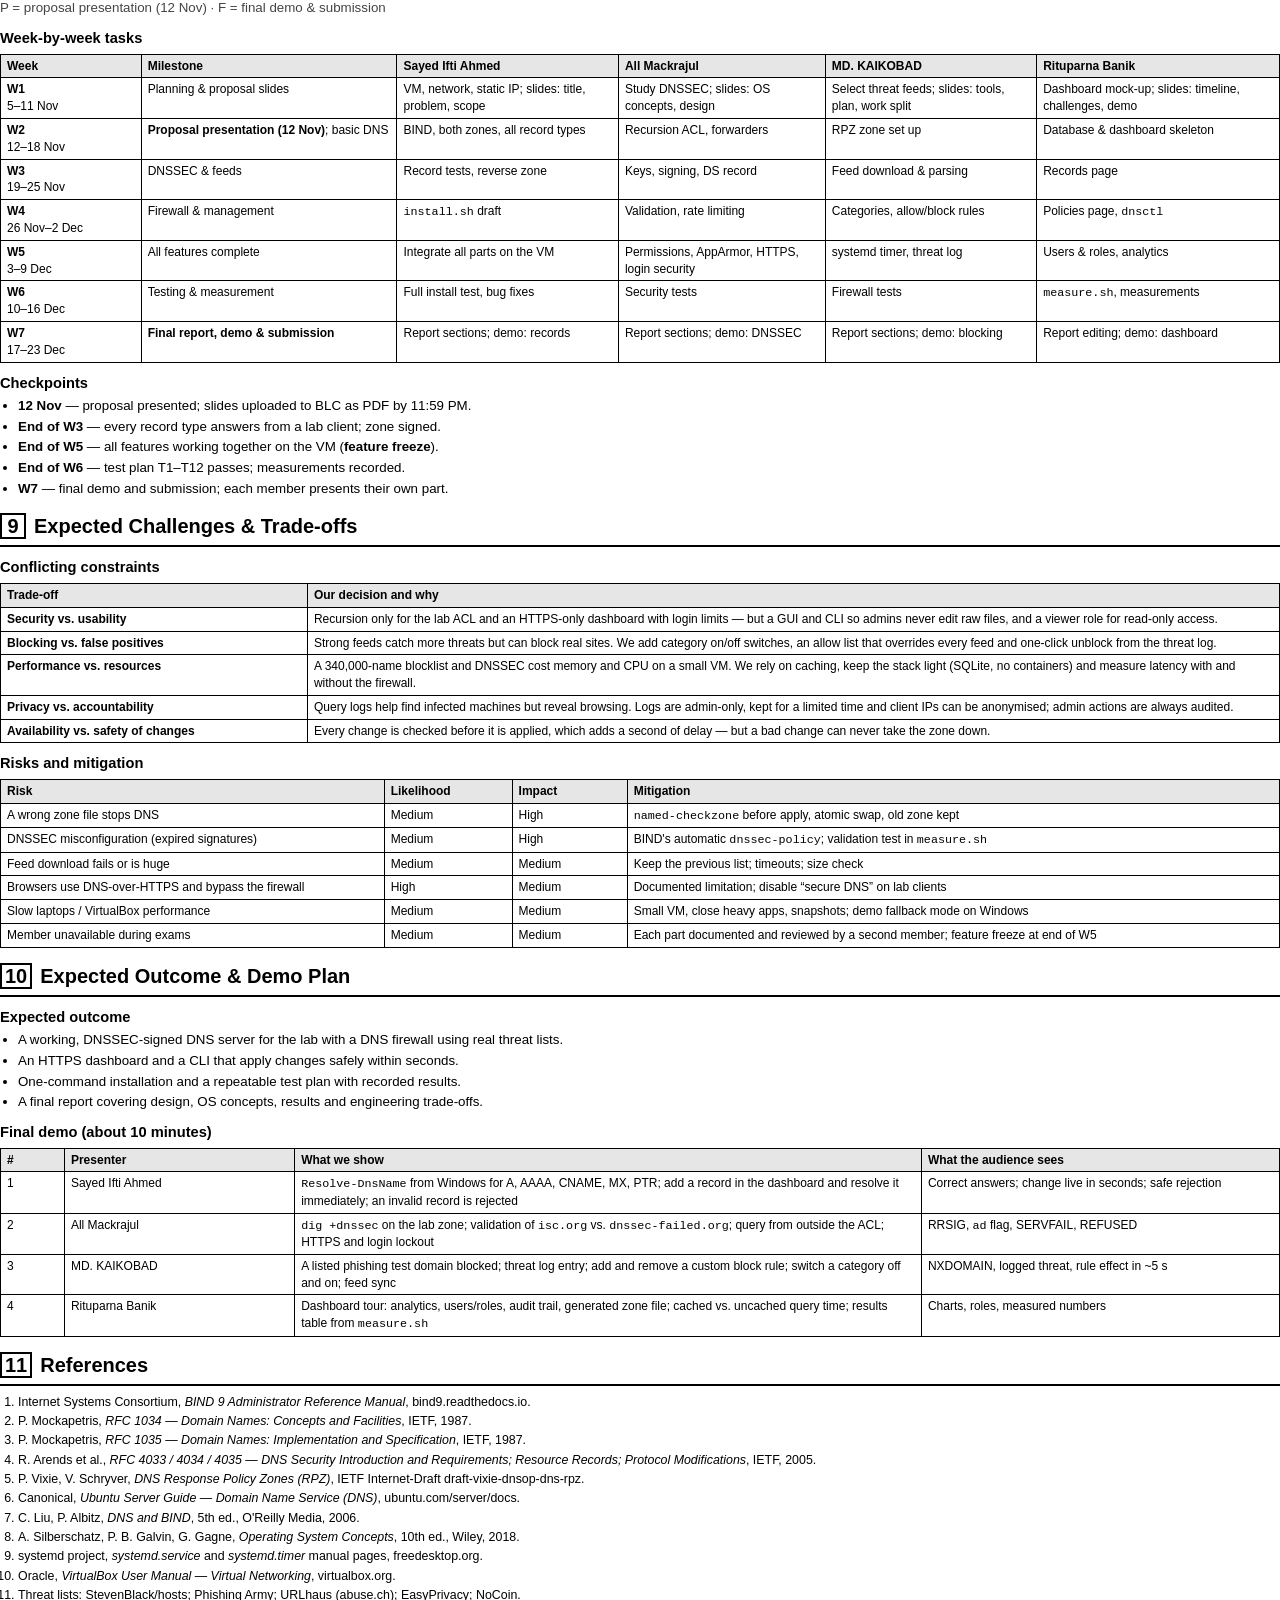
<file: docs/proposal/proposal.html>
<!doctype html>
<html lang="en">
<head>
<meta charset="utf-8">
<title>Sentinel DNS – Project Proposal</title>
<style>
  @page {
    size: A4; margin: 16mm 16mm 18mm;
    @bottom-left { content: "CSE 324 · Sentinel DNS · Project Proposal · Team $#"; font: 8pt "Segoe UI", Arial, sans-serif; border-top: 1px solid #000; vertical-align: top; padding-top: 3px; }
    @bottom-right { content: counter(page); font: 8pt "Segoe UI", Arial, sans-serif; border-top: 1px solid #000; vertical-align: top; padding-top: 3px; }
  }
  @page :first { @bottom-left { content: none; border: 0; } @bottom-right { content: none; border: 0; } }
  * { box-sizing: border-box; }
  body { font-family: "Segoe UI", Arial, sans-serif; color: #000; background: #fff; font-size: 10pt; line-height: 1.4; margin: 0; }
  h1, h2, h3 { margin: 0; }
  .brk { break-before: page; }
  .num { display: inline-block; min-width: 26px; height: 26px; border: 2px solid #000; text-align: center; line-height: 22px; font-weight: 700; margin-right: 8px; padding: 0 3px; }
  thead { display: table-header-group; }
  h3 + table, p + table { break-before: avoid; }
  h2 { font-size: 15pt; border-bottom: 2px solid #000; padding-bottom: 5px; margin: 14px 0 8px; display: flex; align-items: center; break-after: avoid; }
  .brk > h2:first-child, h2.first { margin-top: 0; }
  h3 { font-size: 11pt; margin: 10px 0 4px; break-after: avoid; }
  p { margin: 4px 0 6px; }
  ul, ol { margin: 3px 0 7px; padding-left: 18px; }
  li { margin: 2px 0; }
  table { width: 100%; border-collapse: collapse; margin: 5px 0 9px; }
  tr { break-inside: avoid; }
  th, td { border: 1px solid #000; padding: 3px 6px; text-align: left; vertical-align: top; font-size: 9pt; }
  th { background: #e6e6e6; }
  code { font-family: Consolas, "Courier New", monospace; font-size: 8.8pt; }
  .muted { color: #444; }
  .box { border: 1px solid #000; padding: 7px 10px; margin: 6px 0; break-inside: avoid; }
  .two { display: grid; grid-template-columns: 1fr 1fr; gap: 12px; }
  .keep { break-inside: avoid; }
  .gantt td { text-align: center; padding: 3px 2px; }
  .gantt td.task { text-align: left; padding: 3px 6px; }
  .gantt td.on { background: #000; }
  .gantt td.mk { background: #fff; font-weight: 700; }
  .cover { text-align: center; display: flex; flex-direction: column; justify-content: space-between; height: 258mm; border: 3px double #000; padding: 16mm 16mm 18mm; }
  .cover .uni { font-size: 15pt; font-weight: 700; letter-spacing: .5px; }
  .cover .dept { font-size: 11pt; margin-top: 4px; }
  .cover .kind { margin-top: 14mm; font-size: 11pt; letter-spacing: 4px; text-transform: uppercase; }
  .cover .title { font-size: 30pt; font-weight: 800; margin-top: 6px; }
  .cover .sub { font-size: 13pt; margin-top: 6px; }
  .cover table { width: 84%; margin: 0 auto; }
  .cover td, .cover th { font-size: 10.5pt; padding: 6px 8px; }
  .cover .meta { width: 84%; margin: 0 auto 10px; text-align: left; font-size: 10.5pt; }
  .cover .meta div { display: flex; border-bottom: 1px dotted #000; padding: 4px 0; }
  .cover .meta b { width: 42%; }
  svg text { font-family: "Segoe UI", Arial, sans-serif; }
</style>
</head>
<body>

<!-- ================= COVER ================= -->
<section class="cover">
  <div>
    <img src="diu-logo.svg" alt="DIU logo" style="height:32mm;display:block;margin:0 auto 6mm">
    <div class="uni">Daffodil International University</div>
    <div class="dept">Department of Computer Science and Engineering</div>
    <div class="dept">CSE 324 — Operating Systems Lab</div>
    <div class="kind">Project Proposal</div>
    <div class="title">Sentinel DNS</div>
    <div class="sub">A Secure DNS Server with DNSSEC, a DNS Firewall<br>and a Web Management Dashboard</div>
  </div>
  <div>
    <div class="meta">
      <div><b>Team name</b><span>$#</span></div>
      <div><b>Section / Lab group</b><span>66_B1</span></div>
      <div><b>Submitted to</b><span>Rumman Adib, Lecturer (Contractual)</span></div>
      <div><b>Proposal presentation</b><span>12 November 2026</span></div>
    </div>
    <table>
      <thead><tr><th style="width:8%">#</th><th>Member name</th><th style="width:26%">Student ID</th><th style="width:16%">Section</th></tr></thead>
      <tr><td>1</td><td>Sayed Ifti Ahmed (Team lead)</td><td>241-15-227</td><td>66_B1</td></tr>
      <tr><td>2</td><td>All Mackrajul</td><td>241-15-691</td><td>66_B1</td></tr>
      <tr><td>3</td><td>MD. KAIKOBAD</td><td>232-15-654</td><td>66_B1</td></tr>
      <tr><td>4</td><td>Rituparna Banik</td><td>241-15-726</td><td>66_B1</td></tr>
    </table>
  </div>
</section>

<!-- ================= CONTENTS ================= -->
<section class="brk">
  <h2>Contents</h2>
  <table>
    <thead><tr><th style="width:8%">#</th><th>Section</th><th style="width:44%">What it answers</th></tr></thead>
    <tr><td>1</td><td>Problem Statement &amp; Objective</td><td>What real-world problem we solve and why it matters</td></tr>
    <tr><td>2</td><td>Project Scope</td><td>What we will build — and what we will not</td></tr>
    <tr><td>3</td><td>OS Concepts Involved</td><td>Which OS concepts we use, and where</td></tr>
    <tr><td>4</td><td>Proposed System Design</td><td>Architecture, components and how they interact</td></tr>
    <tr><td>5</td><td>Tools &amp; Technologies</td><td>What we use and why we picked it</td></tr>
    <tr><td>6</td><td>Implementation Plan</td><td>Setup → configuration → automation → testing</td></tr>
    <tr><td>7</td><td>Work Distribution</td><td>Who does what, and what each member delivers</td></tr>
    <tr><td>8</td><td>Timeline</td><td>Week-by-week milestones to the final submission</td></tr>
    <tr><td>9</td><td>Expected Challenges &amp; Trade-offs</td><td>Conflicting constraints and how we handle them</td></tr>
    <tr><td>10</td><td>Expected Outcome &amp; Demo Plan</td><td>What will be seen working in the final demo</td></tr>
    <tr><td>11</td><td>References</td><td>Documentation, standards, books</td></tr>
  </table>

  <h3>Project at a glance</h3>
  <div class="box">
    <p style="margin-top:0"><b>Sentinel DNS</b> is a DNS server for a lab network, built on <b>BIND 9</b> inside an <b>Ubuntu 24.04</b> virtual machine. It answers names for the lab's own zone (<code>lab.local</code>), resolves Internet names for lab clients, signs its zone with <b>DNSSEC</b>, and blocks malware, phishing and tracking domains with a <b>DNS firewall</b> (Response Policy Zone) fed by real public threat lists.</p>
    <p style="margin-bottom:0">Administrators manage everything through an <b>HTTPS web dashboard</b> or a <b>command-line tool (<code>dnsctl</code>)</b>; every change is validated, checked by BIND's own tools and applied without restarting the server. Installation and testing are automated with shell scripts.</p>
  </div>
  <div class="two">
    <div class="box"><b>Team:</b> $# · 66_B1 · 4 members<br><b>Duration:</b> 7 weeks (5 Nov – 23 Dec 2026)<br><b>Platform:</b> VirtualBox VM, Ubuntu 24.04, BIND 9.18</div>
    <div class="box"><b>Key results expected:</b> all record types resolve, signed zone validates, listed threats blocked, outsiders refused, changes applied in seconds.</div>
  </div>

<!-- ================= 1 ================= -->
  <h2><span class="num">1</span>Problem Statement &amp; Objective</h2>
  <h3>Background</h3>
  <p>The Domain Name System (DNS) turns names such as <code>www.example.com</code> into IP addresses. Almost every network connection — web, e-mail, software updates — starts with a DNS lookup, so the DNS server a computer uses decides <i>where</i> that computer connects.</p>
  <h3>The problem</h3>
  <ul>
    <li><b>No control:</b> small labs and campuses usually rely on the ISP's or the router's default resolver. The network admin cannot see, filter or fix anything.</li>
    <li><b>Spoofing and cache poisoning:</b> plain DNS answers are not authenticated. A forged answer can silently send a user to a fake bank or login page.</li>
    <li><b>Malware and phishing:</b> malicious and tracking domains resolve freely. DNS is the cheapest place to stop them — before any connection is made — but nobody filters it.</li>
    <li><b>No local names:</b> lab servers, printers and VMs have no names; users memorise and mistype IP addresses.</li>
    <li><b>Error-prone administration:</b> managing BIND means editing zone files by hand. One typo or a forgotten serial number takes the zone down, and there is no record of who changed what.</li>
    <li><b>Open resolvers:</b> a badly configured server answers anyone on the Internet and can be abused for DDoS amplification attacks.</li>
  </ul>
  <h3>Why it matters</h3>
  <ul>
    <li>DNS is a single point of failure <i>and</i> a single point of protection for the whole network.</li>
    <li><b>Social impact:</b> protects students and staff from phishing and malware; gives accountability (audit trail of admin actions) while respecting privacy (limited log retention, client-IP anonymisation, logs visible only to admins).</li>
    <li>It is a realistic Linux system-administration task that exercises core OS topics: files and permissions, processes and services, scheduling, networking and security.</li>
  </ul>
</section>

<section>
  <h3>Objectives and success criteria</h3>
  <table>
    <thead><tr><th style="width:5%">#</th><th style="width:46%">Objective</th><th>How we will know it is achieved</th></tr></thead>
    <tr><td>O1</td><td>Deploy an <b>authoritative + recursive BIND 9</b> server for <code>lab.local</code> and its reverse zone</td><td>A, AAAA, CNAME, MX, TXT, NS and PTR records answer correctly from a lab client</td></tr>
    <tr><td>O2</td><td>Secure the zone with <b>DNSSEC</b> and validate external answers</td><td>RRSIG records returned; DS record available; <code>ad</code> flag on validated names; SERVFAIL for a deliberately broken domain</td></tr>
    <tr><td>O3</td><td>Build a <b>DNS firewall</b> using Response Policy Zones and real threat feeds</td><td>A listed phishing/malware domain is blocked (NXDOMAIN) and logged; an allowed domain still resolves</td></tr>
    <tr><td>O4</td><td>Protect the server itself</td><td>Queries from outside the lab ACL are REFUSED; response rate limiting active; dashboard reachable only over HTTPS</td></tr>
    <tr><td>O5</td><td>Provide safe management through a <b>web dashboard</b> and <b><code>dnsctl</code></b></td><td>A record added in the dashboard resolves within seconds; an invalid change is rejected and the old zone keeps working</td></tr>
    <tr><td>O6</td><td><b>Automate</b> installation and testing with shell scripts</td><td>One command installs the whole system on a fresh VM; one command runs the test plan and writes a results file</td></tr>
    <tr><td>O7</td><td><b>Measure</b> performance</td><td>Cached vs. uncached latency, cache hit rate and queries per second (dnsperf) recorded</td></tr>
  </table>

<!-- ================= 2 ================= -->
  <h2><span class="num">2</span>Project Scope</h2>
  <div class="two">
    <div class="box">
      <h3 style="margin-top:0">In scope — we WILL build</h3>
      <ul>
        <li>Ubuntu 24.04 server VM in VirtualBox with a static IP on a host-only lab network</li>
        <li>BIND 9: forward zone <code>lab.local</code>, reverse zone <code>56.168.192.in-addr.arpa</code>, caching, forwarders</li>
        <li>Record types A, AAAA, CNAME, MX, TXT, NS, PTR</li>
        <li>DNSSEC: KSK/ZSK keys, automatic signing, DS record, validation of external answers</li>
        <li>Recursion restricted to the lab ACL; response rate limiting</li>
        <li>DNS firewall (RPZ): threat feeds for malware, phishing, ads/trackers, crypto-mining, adult, gambling, social; category on/off; custom allow/block rules; 6-hourly automatic refresh</li>
        <li>HTTPS web dashboard: records, policies, threat log, analytics, users &amp; roles, settings</li>
        <li><code>dnsctl</code> command-line tool</li>
        <li><code>install.sh</code> and <code>measure.sh</code> shell scripts, systemd services/timers, automated tests</li>
      </ul>
    </div>
    <div class="box">
      <h3 style="margin-top:0">Out of scope — we will NOT build</h3>
      <ul>
        <li>A public, Internet-facing DNS service (open-resolver / DDoS risk)</li>
        <li>A secondary (slave) DNS server or zone transfers</li>
        <li>DNS-over-TLS / DNS-over-HTTPS</li>
        <li>A trained machine-learning model (only a rule-based risk score)</li>
        <li>DHCP, mail server, web proxy or content filtering of pages</li>
        <li>High availability, load balancing or multi-site deployment</li>
        <li>Registering a real public domain</li>
      </ul>
      <h3>Assumptions &amp; constraints</h3>
      <ul>
        <li>Each member has a laptop with VirtualBox; the VM gets 2 vCPU, 2–4 GB RAM</li>
        <li>Internet access (NAT) available for packages and threat feeds</li>
        <li>Lab clients are PCs/VMs on 192.168.56.0/24</li>
      </ul>
    </div>
  </div>
</section>

<!-- ================= 3 ================= -->
<section>
  <h2><span class="num">3</span>OS Concepts Involved</h2>
  <table>
    <thead><tr><th style="width:20%">OS concept</th><th>Where and how we use it</th><th style="width:22%">Example</th></tr></thead>
    <tr><td><b>File systems &amp; access permissions</b></td><td>Configuration in <code>/etc/bind</code>, zone files in <code>/var/lib/bind</code>, keys in <code>/var/lib/bind/keys</code>. Ownership by user/group <code>bind</code> and service user <code>sentinel</code>; private data mode 0700, secrets 0600. Files are replaced <b>atomically</b> (write temp → check → rename) so BIND never reads a half-written zone.</td><td><code>chown root:bind</code>, <code>chmod 0640</code>, <code>rename()</code></td></tr>
    <tr><td><b>Mandatory access control</b></td><td>AppArmor confines <code>named</code> to the directories it needs; we extend its local profile for our zone and log paths.</td><td><code>/etc/apparmor.d/local/usr.sbin.named</code></td></tr>
    <tr><td><b>Process management</b></td><td><code>named</code>, the dashboard (waitress) and nginx run as <b>systemd services</b> with dependencies and automatic restart. BIND is reloaded through its control channel without stopping the process. Services run as unprivileged users (least privilege).</td><td><code>systemctl</code>, <code>rndc reload</code>, <code>journalctl -u named</code></td></tr>
    <tr><td><b>Scheduling &amp; automation</b></td><td>A <b>systemd timer</b> downloads threat feeds every 6 hours; a background thread enforces log retention; shell scripts automate install and tests.</td><td><code>sentinel-feeds.timer</code></td></tr>
    <tr><td><b>Network &amp; resource sharing</b></td><td>Client–server model over UDP/TCP port 53; recursive resolution, caching and forwarders; VirtualBox <b>NAT + host-only</b> adapters; a shared folder between Windows host and Linux guest.</td><td><code>dig</code>, <code>ss -lunp</code>, <code>ip addr</code></td></tr>
    <tr><td><b>Security &amp; user authentication</b></td><td>DNSSEC public-key signatures; recursion ACL; response rate limiting; dashboard users with scrypt-hashed passwords, admin/viewer roles, login rate limits, sessions, HTTPS (TLS) and an audit trail.</td><td><code>allow-recursion</code>, <code>rate-limit</code>, roles</td></tr>
    <tr><td><b>Inter-process communication</b></td><td>The management tool talks to BIND through the <code>rndc</code> control channel; BIND exposes statistics over a local HTTP channel; nginx forwards requests to the app.</td><td><code>rndc</code>, statistics channel</td></tr>
    <tr><td><b>Logging &amp; monitoring</b></td><td>BIND query log ingested into the dashboard; statistics for cache hits and latency; system logs in the journal; log rotation.</td><td><code>/var/log/named/queries.log</code></td></tr>
    <tr><td><b>Virtualization</b></td><td>The server is a guest OS in VirtualBox with virtual CPUs, memory and NICs — isolated from the host and easy to snapshot and rebuild.</td><td>VirtualBox host-only network</td></tr>
  </table>

<!-- ================= 4 ================= -->
  <h2><span class="num">4</span>Proposed System Design</h2>
  <svg viewBox="0 0 700 330" width="92%" style="display:block;margin:0 auto" xmlns="http://www.w3.org/2000/svg" font-size="12">
    <defs><marker id="a" viewBox="0 0 10 10" refX="9" refY="5" markerWidth="7" markerHeight="7" orient="auto"><path d="M0 0L10 5L0 10z" fill="#000"/></marker></defs>
    <rect x="180" y="10" width="510" height="310" fill="none" stroke="#000" stroke-dasharray="6 4"/>
    <text x="190" y="28" font-weight="700">Ubuntu 24.04 VM (VirtualBox) · 192.168.56.10</text>
    <rect x="10" y="60" width="140" height="56" fill="#fff" stroke="#000" stroke-width="1.5"/>
    <text x="80" y="84" text-anchor="middle" font-weight="700">Lab clients</text>
    <text x="80" y="102" text-anchor="middle">PCs, VMs (DNS queries)</text>
    <rect x="10" y="200" width="140" height="56" fill="#fff" stroke="#000" stroke-width="1.5"/>
    <text x="80" y="224" text-anchor="middle" font-weight="700">Admin</text>
    <text x="80" y="242" text-anchor="middle">Browser / terminal</text>
    <rect x="230" y="50" width="200" height="80" fill="#e6e6e6" stroke="#000" stroke-width="2"/>
    <text x="330" y="74" text-anchor="middle" font-weight="700">BIND 9 (named)</text>
    <text x="330" y="92" text-anchor="middle">lab.local zones · DNSSEC</text>
    <text x="330" y="108" text-anchor="middle">cache · RPZ firewall · ACL</text>
    <rect x="520" y="50" width="155" height="56" fill="#fff" stroke="#000" stroke-width="1.5"/>
    <text x="597" y="74" text-anchor="middle" font-weight="700">Internet DNS</text>
    <text x="597" y="92" text-anchor="middle">root / forwarders</text>
    <rect x="230" y="200" width="200" height="80" fill="#fff" stroke="#000" stroke-width="1.5"/>
    <text x="330" y="222" text-anchor="middle" font-weight="700">nginx (HTTPS) →</text>
    <text x="330" y="240" text-anchor="middle" font-weight="700">Sentinel dashboard / dnsctl</text>
    <text x="330" y="258" text-anchor="middle">validate · check · apply</text>
    <rect x="520" y="200" width="155" height="56" fill="#fff" stroke="#000" stroke-width="1.5"/>
    <text x="597" y="224" text-anchor="middle" font-weight="700">SQLite</text>
    <text x="597" y="242" text-anchor="middle">records, rules, logs</text>
    <rect x="520" y="140" width="155" height="40" fill="#fff" stroke="#000" stroke-dasharray="3 3"/>
    <text x="597" y="164" text-anchor="middle">Threat feeds (6-hourly)</text>
    <line x1="150" y1="88" x2="228" y2="88" stroke="#000" stroke-width="1.5" marker-end="url(#a)"/>
    <text x="189" y="80" text-anchor="middle" font-size="10">UDP/TCP 53</text>
    <line x1="430" y1="78" x2="518" y2="78" stroke="#000" stroke-width="1.5" marker-end="url(#a)"/>
    <text x="474" y="70" text-anchor="middle" font-size="10">recursion</text>
    <line x1="150" y1="228" x2="228" y2="228" stroke="#000" stroke-width="1.5" marker-end="url(#a)"/>
    <text x="189" y="220" text-anchor="middle" font-size="10">HTTPS / SSH</text>
    <line x1="430" y1="228" x2="518" y2="228" stroke="#000" stroke-width="1.5" marker-end="url(#a)"/>
    <line x1="597" y1="182" x2="597" y2="198" stroke="#000" stroke-width="1.2" marker-end="url(#a)"/>
    <line x1="300" y1="198" x2="300" y2="132" stroke="#000" stroke-width="1.5" marker-end="url(#a)"/>
    <text x="246" y="170" font-size="10">zone files + rndc</text>
    <line x1="360" y1="132" x2="360" y2="198" stroke="#000" stroke-width="1.5" stroke-dasharray="4 3" marker-end="url(#a)"/>
    <text x="366" y="170" font-size="10">query log</text>
  </svg>
  <p class="muted" style="text-align:center;margin:2px 0 0">Figure 1 — Architecture of Sentinel DNS</p>
</section>

<section>
  <h3>Components</h3>
  <table>
    <thead><tr><th style="width:22%">Component</th><th>Role</th></tr></thead>
    <tr><td><b>BIND 9 (named)</b></td><td>Answers every DNS query: authoritative for <code>lab.local</code> and the reverse zone, recursive with cache for Internet names, applies the RPZ firewall, signs and validates with DNSSEC.</td></tr>
    <tr><td><b>Response Policy Zones</b></td><td>Two policy zones: <code>rpz.local</code> (admin rules, checked first) and <code>rpz-feeds.local</code> (downloaded threat lists). A match returns NXDOMAIN instead of the real address.</td></tr>
    <tr><td><b>Sentinel core</b> (Python)</td><td>Keeps zones, rules and history in SQLite; generates BIND's configuration, zone and policy files; checks them; swaps them in atomically; reloads BIND with <code>rndc</code>.</td></tr>
    <tr><td><b>Web dashboard</b> (Flask + nginx)</td><td>HTTPS front end: Dashboard, Domains, Policies, Threats, Analytics, Query Tester, Users, Settings.</td></tr>
    <tr><td><b><code>dnsctl</code></b></td><td>Terminal front end using the same core: <code>status</code>, <code>record add</code>, <code>block add</code>, <code>logs</code>, <code>sync</code>, <code>check</code>.</td></tr>
    <tr><td><b>Feed updater</b></td><td>systemd timer + service that downloads and parses public threat lists every 6 hours.</td></tr>
    <tr><td><b>Log ingester</b></td><td>Reads BIND's query log and statistics into the database for the threat log and charts.</td></tr>
  </table>

  <h3>Workflow 1 — answering a query</h3>
  <ol>
    <li>A lab client asks <code>192.168.56.10</code> for a name (UDP/TCP 53).</li>
    <li>BIND checks the client against the ACL; outsiders get <b>REFUSED</b>.</li>
    <li>The name is checked against the policy zones; a match returns <b>NXDOMAIN</b> and is logged as a threat.</li>
    <li>If the name is in <code>lab.local</code>, BIND answers from its signed zone.</li>
    <li>Otherwise it answers from cache, or resolves recursively, validates DNSSEC and caches the answer.</li>
  </ol>
  <h3>Workflow 2 — an admin change (safe change pipeline)</h3>
  <ol>
    <li>Admin adds/edits a record or rule in the dashboard or with <code>dnsctl</code>.</li>
    <li>Input is validated (name syntax, IP format, CNAME conflicts, control characters).</li>
    <li>The new zone file is generated with a higher SOA serial and checked by <code>named-checkzone</code> / <code>named-checkconf</code>.</li>
    <li>Only if the check passes is the file swapped in atomically and BIND reloaded with <code>rndc</code>; otherwise the old zone keeps serving and the admin sees the error.</li>
    <li>The action is written to the audit log.</li>
  </ol>
  <h3>Workflow 3 — threat-feed update</h3>
  <ol>
    <li>The systemd timer starts the feed service every 6 hours (and on demand via “Sync Feeds”).</li>
    <li>Feeds are downloaded, parsed and de-duplicated; enabled categories are written to <code>rpz-feeds.local</code>.</li>
    <li>The zone is checked and reloaded; a failed download keeps the previous list.</li>
  </ol>

<!-- ================= 5 ================= -->
  <h2><span class="num">5</span>Tools &amp; Technologies</h2>
  <table>
    <thead><tr><th style="width:22%">Tool</th><th style="width:22%">Purpose</th><th>Why we picked it</th></tr></thead>
    <tr><td>Ubuntu Server 24.04 LTS</td><td>Server operating system</td><td>Long-term support, BIND packaged and well documented, systemd and AppArmor built in</td></tr>
    <tr><td>VirtualBox 7</td><td>Virtualization</td><td>Free, runs on our Windows laptops, host-only network isolates the lab</td></tr>
    <tr><td>BIND 9.18</td><td>DNS server</td><td>Reference DNS implementation with zones, DNSSEC signing, RPZ, ACLs and rate limiting in one package</td></tr>
    <tr><td>bind9-utils, dig, dnsperf</td><td>Checking &amp; testing</td><td><code>named-checkzone</code>, <code>named-checkconf</code>, <code>rndc</code>, query and load testing</td></tr>
    <tr><td>Python 3.12, Flask, SQLite</td><td>Dashboard, <code>dnsctl</code>, data</td><td>Simple, small footprint, no separate database server needed on a small VM</td></tr>
    <tr><td>nginx + OpenSSL</td><td>HTTPS reverse proxy</td><td>Encrypts admin logins on the LAN; standard and lightweight</td></tr>
    <tr><td>systemd, journalctl, AppArmor</td><td>Services, timers, logs, confinement</td><td>Standard Linux process management and security</td></tr>
    <tr><td>Bash</td><td>Install and test automation</td><td>Repeatable one-command setup and measurement</td></tr>
    <tr><td>pytest, Git / GitHub</td><td>Testing, version control</td><td>Automated checks, shared code and history for the team</td></tr>
  </table>
  <h3>Why BIND? (alternatives considered)</h3>
  <table>
    <thead><tr><th style="width:18%">Option</th><th>Authoritative zones</th><th>DNSSEC signing</th><th>RPZ firewall</th><th style="width:30%">Decision</th></tr></thead>
    <tr><td><b>BIND 9</b></td><td>Yes</td><td>Yes (automatic)</td><td>Yes</td><td><b>Chosen</b> — everything in one server, course-listed</td></tr>
    <tr><td>dnsmasq</td><td>Basic</td><td>No (validation only)</td><td>No</td><td>Too limited for DNSSEC and firewall</td></tr>
    <tr><td>Unbound</td><td>Minimal</td><td>No</td><td>Yes</td><td>Resolver only — no real authoritative zones</td></tr>
    <tr><td>PowerDNS</td><td>Yes</td><td>Yes</td><td>Recursor only</td><td>Two separate servers — more complex</td></tr>
  </table>
</section>

<!-- ================= 6 ================= -->
<section>
  <h2><span class="num">6</span>Implementation Plan</h2>
  <table>
    <thead><tr><th style="width:4%">#</th><th style="width:17%">Phase</th><th>Main tasks</th><th style="width:20%">Output</th></tr></thead>
    <tr><td>1</td><td><b>Setup</b></td><td>Create the VM (2 vCPU, 2–4 GB RAM); NAT adapter for Internet + host-only adapter; static IP 192.168.56.10; install <code>bind9</code>, <code>bind9-utils</code>, <code>dnsperf</code>, <code>nginx</code>, Python</td><td>Reachable, updated VM</td></tr>
    <tr><td>2</td><td><b>Basic DNS</b></td><td><code>named.conf.options</code> (forwarders, ACL, recursion), <code>named.conf.local</code> (zones); write <code>lab.local</code> and reverse zone with SOA, NS, A, AAAA, CNAME, MX, TXT, PTR; check with <code>named-checkconf -z</code></td><td>Lab names resolve from clients</td></tr>
    <tr><td>3</td><td><b>DNSSEC &amp; hardening</b></td><td><code>dnssec-policy</code> with KSK/ZSK, inline signing, export DS; enable validation; <code>allow-recursion</code> = lab only; <code>rate-limit</code>; file ownership/modes; AppArmor local profile</td><td>Signed zone, closed resolver</td></tr>
    <tr><td>4</td><td><b>DNS firewall</b></td><td>Two <code>response-policy</code> zones; feed downloader and parser; categories; allow/block rules; systemd service + 6-hour timer</td><td>Real threat lists blocked</td></tr>
    <tr><td>5</td><td><b>Management</b></td><td>SQLite schema; zone/RPZ generator; check → atomic swap → <code>rndc</code> pipeline; dashboard pages; <code>dnsctl</code>; users, roles, sessions, audit log; nginx HTTPS</td><td>Safe changes without editing files</td></tr>
    <tr><td>6</td><td><b>Automation</b></td><td><code>install.sh</code>: packages, network, users, directories, BIND wiring, services, certificate (idempotent, with <code>--dry-run</code>); <code>measure.sh</code>: full test plan → results file</td><td>One-command deploy and test</td></tr>
    <tr><td>7</td><td><b>Testing</b></td><td>Unit and API tests (pytest), live BIND tests, test plan below, latency and load tests from the VM and from a Windows client</td><td>Results tables</td></tr>
    <tr><td>8</td><td><b>Report &amp; demo</b></td><td>Final report, slides, demo script and rehearsal</td><td>Final submission</td></tr>
  </table>

  <h3>Shell scripts and services we will write</h3>
  <table>
    <thead><tr><th style="width:26%">File</th><th>What it does</th></tr></thead>
    <tr><td><code>scripts/install.sh</code></td><td>Installs and configures the whole system on a fresh Ubuntu VM; safe to run again; logs to <code>/var/log/sentinel-install.log</code></td></tr>
    <tr><td><code>scripts/measure.sh</code></td><td>Runs every check in the test plan plus a dnsperf load test and writes a Markdown results file</td></tr>
    <tr><td><code>scripts/vm/setup-vm.ps1</code></td><td>Configures the VirtualBox VM (CPUs, host-only adapter, shared folder) from Windows</td></tr>
    <tr><td><code>sentinel.service</code></td><td>Runs the dashboard as an unprivileged user behind nginx</td></tr>
    <tr><td><code>sentinel-feeds.service / .timer</code></td><td>Downloads threat feeds every 6 hours</td></tr>
  </table>

  <h3>Test plan</h3>
  <table>
    <thead><tr><th style="width:4%">#</th><th style="width:24%">Test</th><th style="width:40%">Command</th><th>Expected result</th></tr></thead>
    <tr><td>T1</td><td>A / AAAA record</td><td><code>dig @192.168.56.10 www.lab.local A</code> / <code>AAAA</code></td><td>192.168.56.20 / fd00:56::20</td></tr>
    <tr><td>T2</td><td>CNAME, MX, TXT</td><td><code>dig portal.lab.local</code>, <code>dig lab.local MX</code></td><td>Alias to www; MX 10 mail.lab.local</td></tr>
    <tr><td>T3</td><td>Reverse lookup</td><td><code>dig -x 192.168.56.20</code></td><td>www.lab.local</td></tr>
    <tr><td>T4</td><td>DNSSEC signatures</td><td><code>dig +dnssec www.lab.local</code>, <code>dig lab.local DNSKEY</code></td><td>RRSIG present; flags 257 (KSK) and 256 (ZSK)</td></tr>
    <tr><td>T5</td><td>DNSSEC validation</td><td><code>dig +dnssec isc.org</code>, <code>dig dnssec-failed.org</code></td><td><code>ad</code> flag; SERVFAIL</td></tr>
    <tr><td>T6</td><td>Firewall block</td><td><code>dig amiprotected.it</code> (listed test domain)</td><td>NXDOMAIN, entry in threat log</td></tr>
    <tr><td>T7</td><td>Allowed name</td><td><code>dig example.org</code></td><td>Normal answer</td></tr>
    <tr><td>T8</td><td>Closed resolver</td><td>Query from an address outside the ACL</td><td>REFUSED</td></tr>
    <tr><td>T9</td><td>Safe change</td><td>Add a record in the dashboard; add an invalid CNAME</td><td>Resolves within seconds; invalid change rejected</td></tr>
    <tr><td>T10</td><td>Cache benefit</td><td>Same <code>dig</code> twice, compare “Query time”</td><td>Second answer ≈ 0–1 ms</td></tr>
    <tr><td>T11</td><td>Load</td><td><code>dnsperf -l 10</code></td><td>Queries/second and loss recorded</td></tr>
    <tr><td>T12</td><td>Dashboard security</td><td>HTTP request, wrong passwords, viewer edits</td><td>Redirect to HTTPS, lockout, 403</td></tr>
  </table>
</section>

<!-- ================= 7 ================= -->
<section>
  <h2><span class="num">7</span>Work Distribution</h2>
  <p>Each member owns one layer of the system end to end — builds it, tests it, writes its report section and presents it. Each share is about 25% of the work.</p>
  <table>
    <thead><tr><th style="width:17%">Member · ID</th><th>Technical responsibility</th><th style="width:22%">Scripts / testing</th><th style="width:19%">Deliverable</th></tr></thead>
    <tr><td><b>Sayed Ifti Ahmed</b><br>241-15-227<br><span class="muted">Team lead</span></td><td>VM &amp; network setup, BIND configuration, <code>lab.local</code> forward + reverse zones (A, AAAA, CNAME, MX, PTR), forwarders, integration of all parts</td><td><code>install.sh</code> (one-command setup), record tests T1–T3</td><td>Working DNS server, installer</td></tr>
    <tr><td><b>All Mackrajul</b><br>241-15-691</td><td>DNSSEC (KSK/ZSK, signing, DS record, validation), recursion ACL, rate limiting, file permissions, AppArmor, HTTPS</td><td>DNSSEC &amp; security tests T4, T5, T8, T12</td><td>Signed zone, security checklist</td></tr>
    <tr><td><b>MD. KAIKOBAD</b><br>232-15-654</td><td>DNS firewall: RPZ zones, real threat feeds, categories, allow/block rules, 6-hourly systemd timer</td><td>Feed script, firewall tests T6, T7</td><td>Blocking with real lists</td></tr>
    <tr><td><b>Rituparna Banik</b><br>241-15-726</td><td>Web dashboard and <code>dnsctl</code> CLI: records, policies, threat log, analytics, users &amp; roles</td><td><code>measure.sh</code>, tests T9–T11, latency / cache / load measurements</td><td>Dashboard, CLI, results tables</td></tr>
  </table>

  <h3>Report, presentation and demo split</h3>
  <table>
    <thead><tr><th style="width:17%">Member</th><th>Report sections</th><th style="width:30%">Proposal slides (≈1.5 min each)</th><th style="width:20%">Final demo</th></tr></thead>
    <tr><td>Sayed Ifti Ahmed</td><td>Introduction, problem, scope, system design</td><td>Title · Problem &amp; objective · Scope</td><td>Zones &amp; records</td></tr>
    <tr><td>All Mackrajul</td><td>OS concepts, security, ethics &amp; privacy</td><td>OS concepts · System design</td><td>DNSSEC &amp; server protection</td></tr>
    <tr><td>MD. KAIKOBAD</td><td>Tools, firewall method, challenges</td><td>Tools · Implementation plan · Work distribution</td><td>Website blocking</td></tr>
    <tr><td>Rituparna Banik</td><td>Results, conclusion, report editing</td><td>Timeline · Challenges · Demo plan &amp; references</td><td>Dashboard &amp; results</td></tr>
  </table>
  <h3>How we work as a team</h3>
  <ul>
    <li><b>Weekly meeting</b> (after the lab class): each member shows progress, blockers are assigned.</li>
    <li><b>One shared Git repository</b>; every change is reviewed by one other member before it is merged.</li>
    <li><b>Integration owner:</b> the team lead merges all parts on the VM every Friday.</li>
    <li><b>Q&amp;A readiness:</b> every member can explain the architecture (Figure 1), the change pipeline and why BIND was chosen.</li>
  </ul>

<!-- ================= 8 ================= -->
  <h2><span class="num">8</span>Timeline (7 weeks, 5 November – 23 December 2026)</h2>
  <table class="gantt keep">
    <thead><tr><th style="width:34%">Work package</th><th>W1<br>5 Nov</th><th>W2<br>12 Nov</th><th>W3<br>19 Nov</th><th>W4<br>26 Nov</th><th>W5<br>3 Dec</th><th>W6<br>10 Dec</th><th>W7<br>17 Dec</th></tr></thead>
    <tr><td class="task">Planning &amp; proposal</td><td class="on"></td><td class="mk">P</td><td></td><td></td><td></td><td></td><td></td></tr>
    <tr><td class="task">VM, BIND, zones (Ifti)</td><td class="on"></td><td class="on"></td><td class="on"></td><td></td><td></td><td></td><td></td></tr>
    <tr><td class="task">DNSSEC &amp; hardening (Mackrajul)</td><td></td><td class="on"></td><td class="on"></td><td class="on"></td><td class="on"></td><td></td><td></td></tr>
    <tr><td class="task">DNS firewall &amp; feeds (Kaikobad)</td><td></td><td class="on"></td><td class="on"></td><td class="on"></td><td class="on"></td><td></td><td></td></tr>
    <tr><td class="task">Dashboard &amp; dnsctl (Rituparna)</td><td></td><td class="on"></td><td class="on"></td><td class="on"></td><td class="on"></td><td></td><td></td></tr>
    <tr><td class="task">Integration &amp; install.sh</td><td></td><td></td><td></td><td class="on"></td><td class="on"></td><td class="on"></td><td></td></tr>
    <tr><td class="task">Testing &amp; measurement</td><td></td><td></td><td class="on"></td><td></td><td></td><td class="on"></td><td></td></tr>
    <tr><td class="task">Report, slides, final demo</td><td></td><td></td><td></td><td></td><td></td><td class="on"></td><td class="mk">F</td></tr>
  </table>
  <p class="muted" style="margin:0">P = proposal presentation (12 Nov) · F = final demo &amp; submission</p>
</section>

<section>
  <h3>Week-by-week tasks</h3>
  <table>
    <thead><tr><th style="width:11%">Week</th><th style="width:20%">Milestone</th><th>Sayed Ifti Ahmed</th><th>All Mackrajul</th><th>MD. KAIKOBAD</th><th>Rituparna Banik</th></tr></thead>
    <tr><td><b>W1</b><br>5–11 Nov</td><td>Planning &amp; proposal slides</td><td>VM, network, static IP; slides: title, problem, scope</td><td>Study DNSSEC; slides: OS concepts, design</td><td>Select threat feeds; slides: tools, plan, work split</td><td>Dashboard mock-up; slides: timeline, challenges, demo</td></tr>
    <tr><td><b>W2</b><br>12–18 Nov</td><td><b>Proposal presentation (12 Nov)</b>; basic DNS</td><td>BIND, both zones, all record types</td><td>Recursion ACL, forwarders</td><td>RPZ zone set up</td><td>Database &amp; dashboard skeleton</td></tr>
    <tr><td><b>W3</b><br>19–25 Nov</td><td>DNSSEC &amp; feeds</td><td>Record tests, reverse zone</td><td>Keys, signing, DS record</td><td>Feed download &amp; parsing</td><td>Records page</td></tr>
    <tr><td><b>W4</b><br>26 Nov–2 Dec</td><td>Firewall &amp; management</td><td><code>install.sh</code> draft</td><td>Validation, rate limiting</td><td>Categories, allow/block rules</td><td>Policies page, <code>dnsctl</code></td></tr>
    <tr><td><b>W5</b><br>3–9 Dec</td><td>All features complete</td><td>Integrate all parts on the VM</td><td>Permissions, AppArmor, HTTPS, login security</td><td>systemd timer, threat log</td><td>Users &amp; roles, analytics</td></tr>
    <tr><td><b>W6</b><br>10–16 Dec</td><td>Testing &amp; measurement</td><td>Full install test, bug fixes</td><td>Security tests</td><td>Firewall tests</td><td><code>measure.sh</code>, measurements</td></tr>
    <tr><td><b>W7</b><br>17–23 Dec</td><td><b>Final report, demo &amp; submission</b></td><td>Report sections; demo: records</td><td>Report sections; demo: DNSSEC</td><td>Report sections; demo: blocking</td><td>Report editing; demo: dashboard</td></tr>
  </table>
  <h3>Checkpoints</h3>
  <ul>
    <li><b>12 Nov</b> — proposal presented; slides uploaded to BLC as PDF by 11:59 PM.</li>
    <li><b>End of W3</b> — every record type answers from a lab client; zone signed.</li>
    <li><b>End of W5</b> — all features working together on the VM (<b>feature freeze</b>).</li>
    <li><b>End of W6</b> — test plan T1–T12 passes; measurements recorded.</li>
    <li><b>W7</b> — final demo and submission; each member presents their own part.</li>
  </ul>

<!-- ================= 9 ================= -->
  <h2><span class="num">9</span>Expected Challenges &amp; Trade-offs</h2>
  <h3>Conflicting constraints</h3>
  <table>
    <thead><tr><th style="width:24%">Trade-off</th><th>Our decision and why</th></tr></thead>
    <tr><td><b>Security vs. usability</b></td><td>Recursion only for the lab ACL and an HTTPS-only dashboard with login limits — but a GUI and CLI so admins never edit raw files, and a viewer role for read-only access.</td></tr>
    <tr><td><b>Blocking vs. false positives</b></td><td>Strong feeds catch more threats but can block real sites. We add category on/off switches, an allow list that overrides every feed and one-click unblock from the threat log.</td></tr>
    <tr><td><b>Performance vs. resources</b></td><td>A 340,000-name blocklist and DNSSEC cost memory and CPU on a small VM. We rely on caching, keep the stack light (SQLite, no containers) and measure latency with and without the firewall.</td></tr>
    <tr><td><b>Privacy vs. accountability</b></td><td>Query logs help find infected machines but reveal browsing. Logs are admin-only, kept for a limited time and client IPs can be anonymised; admin actions are always audited.</td></tr>
    <tr><td><b>Availability vs. safety of changes</b></td><td>Every change is checked before it is applied, which adds a second of delay — but a bad change can never take the zone down.</td></tr>
  </table>
  <h3>Risks and mitigation</h3>
  <table>
    <thead><tr><th style="width:30%">Risk</th><th style="width:10%">Likelihood</th><th style="width:9%">Impact</th><th>Mitigation</th></tr></thead>
    <tr><td>A wrong zone file stops DNS</td><td>Medium</td><td>High</td><td><code>named-checkzone</code> before apply, atomic swap, old zone kept</td></tr>
    <tr><td>DNSSEC misconfiguration (expired signatures)</td><td>Medium</td><td>High</td><td>BIND's automatic <code>dnssec-policy</code>; validation test in <code>measure.sh</code></td></tr>
    <tr><td>Feed download fails or is huge</td><td>Medium</td><td>Medium</td><td>Keep the previous list; timeouts; size check</td></tr>
    <tr><td>Browsers use DNS-over-HTTPS and bypass the firewall</td><td>High</td><td>Medium</td><td>Documented limitation; disable “secure DNS” on lab clients</td></tr>
    <tr><td>Slow laptops / VirtualBox performance</td><td>Medium</td><td>Medium</td><td>Small VM, close heavy apps, snapshots; demo fallback mode on Windows</td></tr>
    <tr><td>Member unavailable during exams</td><td>Medium</td><td>Medium</td><td>Each part documented and reviewed by a second member; feature freeze at end of W5</td></tr>
  </table>
</section>

<!-- ================= 10 ================= -->
<section>
  <h2><span class="num">10</span>Expected Outcome &amp; Demo Plan</h2>
  <h3>Expected outcome</h3>
  <ul>
    <li>A working, DNSSEC-signed DNS server for the lab with a DNS firewall using real threat lists.</li>
    <li>An HTTPS dashboard and a CLI that apply changes safely within seconds.</li>
    <li>One-command installation and a repeatable test plan with recorded results.</li>
    <li>A final report covering design, OS concepts, results and engineering trade-offs.</li>
  </ul>
  <h3>Final demo (about 10 minutes)</h3>
  <table>
    <thead><tr><th style="width:5%">#</th><th style="width:18%">Presenter</th><th>What we show</th><th style="width:28%">What the audience sees</th></tr></thead>
    <tr><td>1</td><td>Sayed Ifti Ahmed</td><td><code>Resolve-DnsName</code> from Windows for A, AAAA, CNAME, MX, PTR; add a record in the dashboard and resolve it immediately; an invalid record is rejected</td><td>Correct answers; change live in seconds; safe rejection</td></tr>
    <tr><td>2</td><td>All Mackrajul</td><td><code>dig +dnssec</code> on the lab zone; validation of <code>isc.org</code> vs. <code>dnssec-failed.org</code>; query from outside the ACL; HTTPS and login lockout</td><td>RRSIG, <code>ad</code> flag, SERVFAIL, REFUSED</td></tr>
    <tr><td>3</td><td>MD. KAIKOBAD</td><td>A listed phishing test domain blocked; threat log entry; add and remove a custom block rule; switch a category off and on; feed sync</td><td>NXDOMAIN, logged threat, rule effect in ~5 s</td></tr>
    <tr><td>4</td><td>Rituparna Banik</td><td>Dashboard tour: analytics, users/roles, audit trail, generated zone file; cached vs. uncached query time; results table from <code>measure.sh</code></td><td>Charts, roles, measured numbers</td></tr>
  </table>

<!-- ================= 11 ================= -->
  <h2><span class="num">11</span>References</h2>
  <ol style="font-size:9.3pt">
    <li>Internet Systems Consortium, <i>BIND 9 Administrator Reference Manual</i>, bind9.readthedocs.io.</li>
    <li>P. Mockapetris, <i>RFC 1034 — Domain Names: Concepts and Facilities</i>, IETF, 1987.</li>
    <li>P. Mockapetris, <i>RFC 1035 — Domain Names: Implementation and Specification</i>, IETF, 1987.</li>
    <li>R. Arends et al., <i>RFC 4033 / 4034 / 4035 — DNS Security Introduction and Requirements; Resource Records; Protocol Modifications</i>, IETF, 2005.</li>
    <li>P. Vixie, V. Schryver, <i>DNS Response Policy Zones (RPZ)</i>, IETF Internet-Draft draft-vixie-dnsop-dns-rpz.</li>
    <li>Canonical, <i>Ubuntu Server Guide — Domain Name Service (DNS)</i>, ubuntu.com/server/docs.</li>
    <li>C. Liu, P. Albitz, <i>DNS and BIND</i>, 5th ed., O'Reilly Media, 2006.</li>
    <li>A. Silberschatz, P. B. Galvin, G. Gagne, <i>Operating System Concepts</i>, 10th ed., Wiley, 2018.</li>
    <li>systemd project, <i>systemd.service</i> and <i>systemd.timer</i> manual pages, freedesktop.org.</li>
    <li>Oracle, <i>VirtualBox User Manual — Virtual Networking</i>, virtualbox.org.</li>
    <li>Threat lists: StevenBlack/hosts; Phishing Army; URLhaus (abuse.ch); EasyPrivacy; NoCoin.</li>
  </ol>
</section>

</body>
</html>
</file>
<file: demo-site/static/css/base.css>
/* Sentinel DNS - design tokens, reset and application shell (sidebar, top bar, footer). */

@font-face {
  font-family: "Geist Mono";
  src: url("../fonts/geist-mono-latin-wght-normal.woff2") format("woff2");
  font-weight: 100 900;
  font-style: normal;
  font-display: swap;
}

:root {
  color-scheme: dark;

  /* Surfaces */
  --bg: #000000;
  --panel: #0a0d14;
  --panel-2: #0c1018;
  --panel-3: #111722;
  --field: #06090f;
  --nav-active: #0b1730;
  --border: #1d2430;
  --border-2: #283142;
  --border-3: #334155;

  /* Text */
  --text: #e5e7eb;
  --text-strong: #f3f4f6;
  --text-2: #9ca3af;
  --text-3: #6b7280;
  --text-4: #4b5563;

  /* Semantic colours */
  --blue: #60a5fa;
  --blue-500: #3b82f6;
  --blue-600: #2563eb;
  --blue-bg: rgba(59, 130, 246, 0.12);
  --red: #f87171;
  --red-500: #ef4444;
  --red-bg: rgba(239, 68, 68, 0.13);
  --green: #4ade80;
  --green-500: #22c55e;
  --green-bg: rgba(34, 197, 94, 0.12);
  --amber: #facc15;
  --amber-500: #eab308;
  --amber-bg: rgba(234, 179, 8, 0.12);
  --orange: #fb923c;
  --orange-bg: rgba(249, 115, 22, 0.14);
  --purple: #c084fc;
  --pink: #f472b6;
  --cyan: #22d3ee;
  --violet: #a78bfa;

  /* Type, shape, spacing, motion */
  --font: "Geist Mono", "JetBrains Mono", ui-monospace, SFMono-Regular, Menlo, Consolas, monospace;
  --radius: 8px;
  --radius-sm: 6px;
  --radius-xs: 4px;
  --sidebar-w: 256px;
  --sidebar-w-min: 68px;
  --topbar-h: 70px;
  --footer-h: 48px;
  --gap: 24px;
  --gap-sm: 16px;
  --ease: cubic-bezier(0.22, 1, 0.36, 1);
  --ease-in-out: cubic-bezier(0.65, 0, 0.35, 1);
  --duration: 0.3s;
  --shadow: 0 18px 50px rgba(0, 0, 0, 0.55);
}

*, *::before, *::after { box-sizing: border-box; }
html, body { height: 100%; }
body {
  margin: 0;
  background: var(--bg);
  color: var(--text);
  font-family: var(--font);
  font-size: 14px;
  line-height: 1.43;
  -webkit-font-smoothing: antialiased;
  -moz-osx-font-smoothing: grayscale;
  text-rendering: optimizeLegibility;
}
a { color: inherit; text-decoration: none; }
p { margin: 0; }
button, input, select, textarea { font: inherit; color: inherit; }
button { cursor: pointer; }
code, kbd, pre { font-family: var(--font); }
:focus-visible { outline: 2px solid var(--blue-500); outline-offset: 2px; }
::selection { background: rgba(59, 130, 246, 0.35); color: #fff; }
[hidden] { display: none !important; }

* { scrollbar-width: thin; scrollbar-color: #2b3240 transparent; }
::-webkit-scrollbar { width: 10px; height: 10px; }
::-webkit-scrollbar-track { background: transparent; }
::-webkit-scrollbar-thumb { background: #2b3240; border: 2px solid transparent; border-radius: 10px; background-clip: padding-box; }
::-webkit-scrollbar-thumb:hover { background: #3a4456; border: 2px solid transparent; background-clip: padding-box; }

.icon {
  width: 20px;
  height: 20px;
  flex: none;
  fill: none;
  stroke: currentColor;
  stroke-width: 2;
  stroke-linecap: round;
  stroke-linejoin: round;
}
.icon-sm { width: 16px; height: 16px; }
.icon-xs { width: 14px; height: 14px; }

/* ---------- Application shell ---------- */
.app {
  display: grid;
  grid-template-columns: var(--sidebar-w) minmax(0, 1fr);
  height: 100vh;
  height: 100dvh;
  overflow: hidden;
}
.app.is-ready { transition: grid-template-columns 0.4s var(--ease); }
.app.is-collapsed { grid-template-columns: var(--sidebar-w-min) minmax(0, 1fr); }

.sidebar {
  display: flex;
  flex-direction: column;
  min-width: 0;
  overflow: hidden;
  background: var(--bg);
  border-right: 1px solid var(--border);
  view-transition-name: sidebar;
}
.brand {
  display: flex;
  align-items: center;
  gap: 14px;
  height: var(--topbar-h);
  flex: none;
  padding: 0 20px;
  border-bottom: 1px solid var(--border);
  transition: padding 0.4s var(--ease);
}
.brand-logo {
  width: 34px;
  height: 34px;
  flex: none;
  filter: drop-shadow(0 0 12px rgba(59, 130, 246, 0.45));
  transition: transform 0.5s var(--ease);
}
.brand:hover .brand-logo { transform: rotate(-8deg) scale(1.06); }
.brand-name {
  font-size: 20px;
  font-weight: 700;
  letter-spacing: 0.05em;
  color: var(--blue);
  white-space: nowrap;
}

.nav { flex: 1; overflow: hidden auto; padding: 24px 0 16px; }
.nav-label {
  padding: 0 16px 12px;
  font-size: 12px;
  letter-spacing: 0.05em;
  color: var(--text-3);
  white-space: nowrap;
}
.nav-item {
  position: relative;
  display: flex;
  align-items: center;
  gap: 12px;
  height: 44px;
  padding: 0 16px;
  color: #d1d5db;
  font-size: 14px;
  letter-spacing: 0.025em;
  white-space: nowrap;
  border-right: 2px solid transparent;
  transition: background var(--duration), color var(--duration), border-color var(--duration), padding 0.4s var(--ease);
}
.nav-item .nav-icon { color: var(--text-2); transition: color var(--duration), transform var(--duration) var(--ease); }
.nav-item:hover { background: #070c16; color: #fff; }
.nav-item:hover .nav-icon { color: var(--blue); transform: translateX(2px); }
.nav-item.is-active { background: var(--nav-active); color: var(--blue); border-right-color: var(--blue-500); }
.nav-item.is-active .nav-icon { color: var(--blue); }
.nav-item.is-active::before {
  content: "";
  position: absolute;
  inset: 0;
  background: linear-gradient(90deg, transparent, rgba(59, 130, 246, 0.08));
  pointer-events: none;
}
.nav-text, .brand-name, .nav-label { transition: opacity 0.25s var(--ease); }

.sidebar-foot {
  display: flex;
  align-items: center;
  height: var(--footer-h);
  flex: none;
  padding: 0 16px;
  border-top: 1px solid var(--border);
  font-size: 12px;
  letter-spacing: 0.05em;
  color: var(--text-3);
  white-space: nowrap;
}

.app.is-collapsed .brand { padding: 0 16px; }
.app.is-collapsed .nav-item { padding: 0 22px; }
.app.is-collapsed .brand-name,
.app.is-collapsed .nav-text,
.app.is-collapsed .nav-label { opacity: 0; pointer-events: none; }

.main { display: flex; flex-direction: column; min-width: 0; min-height: 0; }
.topbar {
  display: flex;
  align-items: center;
  gap: 20px;
  height: var(--topbar-h);
  flex: none;
  padding: 0 24px;
  background: var(--bg);
  border-bottom: 1px solid var(--border);
  view-transition-name: topbar;
}
.page-title {
  margin: 0;
  overflow: hidden;
  font-size: 20px;
  font-weight: 400;
  letter-spacing: 0.05em;
  color: var(--blue);
  white-space: nowrap;
  text-overflow: ellipsis;
}
.topbar-right { display: flex; align-items: center; gap: 16px; margin-left: auto; }
.status-pill {
  display: inline-flex;
  align-items: center;
  gap: 12px;
  font-size: 14px;
  letter-spacing: 0.05em;
  color: var(--blue);
  transition: color var(--duration);
}
.status-pill.is-offline { color: var(--red); }
.status-pill.is-offline .dot { --dot: var(--red-500); }
.clock { min-width: 11ch; font-size: 14px; letter-spacing: 0.05em; color: var(--blue); font-variant-numeric: tabular-nums; }
.user-chip {
  display: inline-flex;
  align-items: center;
  gap: 8px;
  padding-left: 16px;
  border-left: 1px solid var(--border);
  font-size: 12px;
  letter-spacing: 0.05em;
  color: var(--text-2);
}
.role-tag { padding: 2px 6px; border-radius: var(--radius-xs); font-size: 10px; color: var(--text-3); border: 1px solid var(--border-2); }
.role-tag.role-admin { color: var(--blue); border-color: rgba(59, 130, 246, 0.35); }
.logout-form { display: contents; }

.content {
  flex: 1;
  min-height: 0;
  overflow: hidden auto;
  padding: var(--gap);
  scroll-behavior: smooth;
}
.footer {
  display: flex;
  align-items: center;
  justify-content: space-between;
  gap: 16px;
  height: var(--footer-h);
  flex: none;
  padding: 0 16px;
  border-top: 1px solid var(--border);
  font-size: 12px;
  letter-spacing: 0.03em;
  color: var(--text-3);
  white-space: nowrap;
}
.footer-left { display: inline-flex; align-items: center; gap: 10px; min-width: 0; }
.footer-name { min-width: 0; overflow: hidden; text-overflow: ellipsis; }
.mode-tag { flex: none; }
.mode-tag {
  padding: 2px 8px;
  border-radius: 999px;
  border: 1px solid rgba(234, 179, 8, 0.35);
  background: var(--amber-bg);
  color: var(--amber);
  font-size: 10px;
  letter-spacing: 0.08em;
}

.sidebar-scrim { position: fixed; inset: 0; z-index: 40; background: rgba(0, 0, 0, 0.6); backdrop-filter: blur(2px); }

@media (max-width: 1100px) {
  .user-chip .user-name { display: none; }
}

@media (max-width: 760px) {
  .app, .app.is-collapsed { grid-template-columns: minmax(0, 1fr); }
  .sidebar {
    position: fixed;
    inset: 0 auto 0 0;
    z-index: 50;
    width: var(--sidebar-w);
    transform: translateX(-100%);
    transition: transform 0.4s var(--ease);
  }
  .app.is-drawer-open .sidebar { transform: none; box-shadow: var(--shadow); }
  .topbar { gap: 12px; padding: 0 16px; }
  .page-title { font-size: 15px; }
  .clock, .user-chip { display: none; }
  .content { padding: 16px; }
  .footer-right { display: none; }
}
</file>
<file: demo-site/static/css/components.css>
/* Reusable components: cards, panels, badges, lists, forms, tables, dialogs, toasts. */

/* ---------- Layout helpers ---------- */
.section { margin-top: var(--gap); }
.section-sm { margin-top: var(--gap-sm); }
.stat-grid { display: grid; grid-template-columns: repeat(4, minmax(0, 1fr)); gap: 16px; }
.kpi-grid { display: grid; grid-template-columns: repeat(4, minmax(0, 1fr)); gap: 16px; }
.two-col { display: grid; grid-template-columns: repeat(2, minmax(0, 1fr)); gap: var(--gap); }
.three-col { display: grid; grid-template-columns: repeat(3, minmax(0, 1fr)); gap: var(--gap); }
.split { display: grid; grid-template-columns: minmax(0, 1.7fr) minmax(0, 1fr); gap: var(--gap); align-items: start; }
.muted-note { font-size: 12px; color: var(--text-3); line-height: 1.5; }

@media (max-width: 1280px) {
  .stat-grid, .kpi-grid { grid-template-columns: repeat(2, minmax(0, 1fr)); }
  .three-col { grid-template-columns: repeat(2, minmax(0, 1fr)); }
}
@media (max-width: 1024px) {
  .two-col, .three-col, .split { grid-template-columns: minmax(0, 1fr); }
}
@media (max-width: 560px) {
  .stat-grid, .kpi-grid { grid-template-columns: minmax(0, 1fr); }
}

/* ---------- Cards ---------- */
.card { background: var(--panel); border: 1px solid var(--border); border-radius: var(--radius); }
.stat-card, .kpi {
  position: relative;
  overflow: hidden;
  transition: border-color var(--duration), transform var(--duration) var(--ease), box-shadow var(--duration);
}
.stat-card { padding: 24px; }
.stat-card::before, .kpi::before {
  content: "";
  position: absolute;
  inset: 0;
  background: radial-gradient(360px circle at var(--mx, 50%) var(--my, -20%), rgba(59, 130, 246, 0.09), transparent 45%);
  opacity: 0;
  transition: opacity var(--duration);
  pointer-events: none;
}
.stat-card:hover, .kpi:hover {
  border-color: var(--border-2);
  transform: translateY(-2px);
  box-shadow: 0 12px 30px rgba(0, 0, 0, 0.55);
}
.stat-card:hover::before, .kpi:hover::before { opacity: 1; }
.stat-top { display: flex; align-items: center; justify-content: space-between; gap: 12px; }
.stat-value { font-size: 30px; line-height: 36px; font-weight: 500; letter-spacing: -0.01em; white-space: nowrap; font-variant-numeric: tabular-nums; }
.stat-label { font-size: 14px; line-height: 20px; color: var(--text-2); text-transform: uppercase; }
.stat-icon { width: 32px; height: 32px; transition: transform 0.5s var(--ease); }
.stat-card:hover .stat-icon { transform: scale(1.08) rotate(-4deg); }
.stat-sub { display: flex; align-items: center; gap: 6px; margin-top: 8px; font-size: 14px; line-height: 20px; white-space: nowrap; }

.kpi { padding: 18px 20px; }
.kpi-label { display: flex; align-items: center; gap: 8px; font-size: 12px; letter-spacing: 0.05em; color: var(--text-2); text-transform: uppercase; }
.kpi-value { margin-top: 10px; font-size: 26px; line-height: 32px; font-weight: 500; font-variant-numeric: tabular-nums; }
.kpi-sub { margin-top: 2px; font-size: 12px; color: var(--text-3); }

.tone-blue { color: var(--blue); }
.tone-red { color: var(--red); }
.tone-green { color: var(--green); }
.tone-amber { color: var(--amber); }
.tone-muted { color: var(--text-2); }
.tone-strong { color: var(--text-strong); }
.icon-blue { color: var(--blue-500); }
.icon-red { color: var(--red-500); }
.icon-green { color: var(--green-500); }

/* ---------- Panels ---------- */
.panel { display: flex; flex-direction: column; min-width: 0; background: var(--panel); border: 1px solid var(--border); border-radius: var(--radius); }
.panel-head { display: flex; align-items: center; gap: 12px; min-height: 60px; padding: 12px 16px; border-bottom: 1px solid var(--border); }
.panel-title { display: flex; align-items: center; gap: 10px; margin: 0; min-width: 0; font-size: 18px; font-weight: 400; letter-spacing: 0.05em; color: var(--blue); text-transform: uppercase; white-space: nowrap; }
.panel-title span { overflow: hidden; text-overflow: ellipsis; }
.panel-actions { display: flex; align-items: center; gap: 10px; margin-left: auto; }
.panel-body { padding: 16px; }

/* ---------- Recent threats ---------- */
.threat-list { display: flex; flex-direction: column; gap: 12px; }
.threat-row {
  display: flex;
  align-items: center;
  gap: 12px;
  min-height: 66px;
  padding: 12px 16px;
  background: var(--panel-2);
  border: 1px solid var(--border);
  border-radius: var(--radius-sm);
  transition: border-color var(--duration), background var(--duration), transform var(--duration) var(--ease);
}
.threat-row:hover { background: var(--panel-3); border-color: var(--border-2); transform: translateX(3px); }
.threat-main { flex: 1; min-width: 0; }
.threat-domain { overflow: hidden; font-size: 14px; line-height: 20px; color: var(--text-strong); text-overflow: ellipsis; white-space: nowrap; }
.threat-meta { margin-top: 4px; overflow: hidden; font-size: 12px; line-height: 16px; color: var(--text-3); text-overflow: ellipsis; white-space: nowrap; }
.threat-meta .cat { color: var(--cat, var(--text-2)); }
.threat-side { display: flex; align-items: center; gap: 10px; flex: none; }
.time-ago { min-width: 10ch; font-size: 12px; color: var(--text-3); text-align: right; white-space: nowrap; }

/* ---------- Badges ---------- */
.badge { display: inline-flex; align-items: center; gap: 6px; padding: 4px 8px; border-radius: var(--radius-xs); font-size: 12px; line-height: 16px; white-space: nowrap; }
.sev-critical { color: var(--red); background: var(--red-bg); }
.sev-high { color: var(--orange); background: var(--orange-bg); }
.sev-medium { color: var(--amber); background: var(--amber-bg); }
.sev-low { color: var(--blue); background: var(--blue-bg); }
.badge-green { color: var(--green); background: var(--green-bg); }
.badge-red { color: var(--red); background: var(--red-bg); }
.badge-muted { color: var(--text-2); background: rgba(156, 163, 175, 0.1); }
.rtype {
  display: inline-block;
  min-width: 58px;
  padding: 3px 8px;
  border: 1px solid currentColor;
  border-radius: var(--radius-xs);
  font-size: 12px;
  text-align: center;
  background: color-mix(in srgb, currentColor 10%, transparent);
}
.rtype-A { color: var(--blue); }
.rtype-AAAA { color: var(--cyan); }
.rtype-CNAME { color: var(--purple); }
.rtype-MX { color: var(--amber); }
.rtype-TXT { color: var(--green); }
.rtype-NS { color: var(--orange); }
.rtype-PTR { color: var(--pink); }
.rtype-SOA { color: var(--text-2); }

/* ---------- Ranked categories / bars ---------- */
.rank-list { display: flex; flex-direction: column; gap: 16px; }
.rank-row { display: flex; align-items: center; gap: 16px; min-height: 32px; }
.rank-num { display: grid; place-items: center; width: 32px; height: 32px; flex: none; border-radius: var(--radius-xs); background: #13213b; color: var(--blue); font-size: 14px; }
.rank-main { flex: 1; min-width: 0; }
.rank-name { font-size: 14px; line-height: 20px; color: var(--cat, var(--text)); }
.rank-count { font-size: 12px; line-height: 16px; color: var(--text-3); }
.rank-bar { display: flex; align-items: center; gap: 12px; flex: none; }
.rank-pct { min-width: 40px; font-size: 14px; color: var(--blue); font-variant-numeric: tabular-nums; }
.bar { width: 64px; height: 8px; overflow: hidden; border-radius: 999px; background: #1f2937; }
.bar-fill, .top-bar > span {
  display: block;
  width: 100%;
  height: 100%;
  border-radius: inherit;
  background: var(--bar, var(--blue-500));
  transform: scaleX(0);
  transform-origin: left center;
  transition: transform 1.1s var(--ease);
}

/* ---------- Status cards & dots ---------- */
.status-grid { display: grid; grid-template-columns: repeat(4, minmax(0, 1fr)); gap: 16px; }
@media (max-width: 1280px) { .status-grid { grid-template-columns: repeat(2, minmax(0, 1fr)); } }
@media (max-width: 560px) { .status-grid { grid-template-columns: minmax(0, 1fr); } }
.status-card {
  min-height: 112px;
  padding: 16px 20px;
  background: var(--panel-2);
  border: 1px solid var(--border);
  border-radius: var(--radius-sm);
  transition: border-color var(--duration), transform var(--duration) var(--ease);
}
.status-card:hover { border-color: var(--border-2); transform: translateY(-2px); }
.status-head { display: flex; align-items: center; justify-content: space-between; gap: 8px; font-size: 14px; letter-spacing: 0.02em; color: var(--blue); }
.status-state { margin-top: 10px; font-size: 24px; line-height: 30px; letter-spacing: 0.04em; color: var(--text-strong); transition: color var(--duration); }
.status-state.tone-amber { color: var(--amber); }
.status-state.tone-red { color: var(--red); }
.status-detail { margin-top: 6px; overflow: hidden; font-size: 12px; color: var(--text-3); text-overflow: ellipsis; white-space: nowrap; }
.dot { position: relative; width: 8px; height: 8px; flex: none; border-radius: 50%; background: var(--dot, var(--green-500)); }
.dot-green { --dot: var(--green-500); }
.dot-blue { --dot: var(--blue-500); }
.dot-red { --dot: var(--red-500); }
.dot-amber { --dot: var(--amber-500); }
.dot.pulse::after { content: ""; position: absolute; inset: 0; border-radius: inherit; background: var(--dot, var(--green-500)); animation: ping 2s cubic-bezier(0, 0, 0.2, 1) infinite; }

/* ---------- Buttons ---------- */
.btn {
  display: inline-flex;
  align-items: center;
  justify-content: center;
  gap: 8px;
  height: 36px;
  padding: 0 14px;
  border: 1px solid var(--border-2);
  border-radius: var(--radius-sm);
  background: var(--panel-2);
  color: var(--text);
  font-size: 12px;
  letter-spacing: 0.06em;
  text-transform: uppercase;
  white-space: nowrap;
  transition: background 0.2s, border-color 0.2s, color 0.2s, box-shadow 0.2s, transform 0.15s;
}
.btn .icon { width: 16px; height: 16px; }
.btn:hover { background: var(--panel-3); border-color: var(--border-3); }
.btn:active { transform: translateY(1px) scale(0.98); }
.btn-primary { background: var(--blue-600); border-color: var(--blue-500); color: #fff; }
.btn-primary:hover { background: var(--blue-500); border-color: var(--blue); box-shadow: 0 0 0 4px rgba(59, 130, 246, 0.16), 0 8px 24px rgba(37, 99, 235, 0.25); }
.btn-danger { background: var(--red-bg); border-color: rgba(239, 68, 68, 0.4); color: var(--red); }
.btn-danger:hover { background: rgba(239, 68, 68, 0.22); border-color: var(--red-500); }
.btn-ghost { background: transparent; border-color: transparent; color: var(--text-2); }
.btn-ghost:hover { background: var(--panel-2); color: var(--text); }
.btn-block { width: 100%; height: 42px; }
.btn-lg { height: 46px; padding: 0 22px; }
.btn:disabled, .btn.is-busy { opacity: 0.55; pointer-events: none; }
.icon-btn {
  display: inline-grid;
  place-items: center;
  width: 34px;
  height: 34px;
  flex: none;
  padding: 0;
  border: 1px solid transparent;
  border-radius: var(--radius-sm);
  background: transparent;
  color: var(--blue);
  transition: background 0.2s, border-color 0.2s, color 0.2s, transform 0.15s;
}
.icon-btn:hover { background: var(--blue-bg); border-color: rgba(59, 130, 246, 0.25); }
.icon-btn:active { transform: scale(0.94); }
.icon-btn.subtle { color: var(--text-3); }
.icon-btn.subtle:hover { color: var(--blue); }
.icon-btn.danger { color: var(--text-3); }
.icon-btn.danger:hover { color: var(--red); background: var(--red-bg); border-color: rgba(239, 68, 68, 0.3); }

/* ---------- Forms ---------- */
.field { display: flex; flex-direction: column; gap: 6px; min-width: 0; }
.field-label { font-size: 12px; letter-spacing: 0.05em; color: var(--text-2); text-transform: uppercase; }
.field-error { min-height: 16px; font-size: 12px; color: var(--red); }
.field-error:empty { min-height: 0; }
.input, .select {
  width: 100%;
  height: 38px;
  padding: 0 12px;
  border: 1px solid var(--border-2);
  border-radius: var(--radius-sm);
  background: var(--field);
  color: var(--text);
  font-size: 14px;
  transition: border-color 0.2s, box-shadow 0.2s, background 0.2s;
}
.input::placeholder { color: var(--text-4); }
.input:hover, .select:hover { border-color: var(--border-3); }
.input:focus, .select:focus { outline: none; border-color: var(--blue-500); background: #070b14; box-shadow: 0 0 0 3px rgba(59, 130, 246, 0.18); }
.input.is-invalid, .select.is-invalid { border-color: var(--red-500); box-shadow: 0 0 0 3px rgba(239, 68, 68, 0.15); }
.input-narrow { max-width: 160px; }
.select {
  appearance: none;
  padding-right: 34px;
  background-image: url("data:image/svg+xml,%3Csvg xmlns='http://www.w3.org/2000/svg' viewBox='0 0 24 24' fill='none' stroke='%236b7280' stroke-width='2' stroke-linecap='round' stroke-linejoin='round'%3E%3Cpath d='m6 9 6 6 6-6'/%3E%3C/svg%3E");
  background-position: right 10px center;
  background-repeat: no-repeat;
  background-size: 16px;
  cursor: pointer;
}
.select option { background: var(--panel); color: var(--text); }
.input-icon { position: relative; display: block; }
.input-icon > .icon { position: absolute; top: 50%; left: 12px; width: 16px; height: 16px; color: var(--text-3); transform: translateY(-50%); pointer-events: none; transition: color 0.2s; }
.input-icon:focus-within > .icon { color: var(--blue); }
.input-icon .input { padding-left: 38px; }
.input-action { position: absolute; top: 50%; right: 6px; display: grid; place-items: center; width: 28px; height: 28px; border: 0; border-radius: var(--radius-xs); background: transparent; color: var(--text-3); transform: translateY(-50%); }
.input-action:hover { color: var(--blue); background: var(--blue-bg); }
.input-lg .input, .select-lg { height: 46px; font-size: 16px; }

.switch { position: relative; display: inline-flex; width: 42px; height: 24px; flex: none; }
.switch input { position: absolute; inset: 0; z-index: 1; margin: 0; opacity: 0; cursor: pointer; }
.switch input:disabled { cursor: not-allowed; }
.switch .track { position: absolute; inset: 0; border: 1px solid var(--border-2); border-radius: 999px; background: #1a202c; transition: background 0.3s, border-color 0.3s; }
.switch .thumb { position: absolute; top: 3px; left: 3px; width: 18px; height: 18px; border-radius: 50%; background: #9ca3af; transition: transform 0.35s var(--ease), background 0.3s; }
.switch input:checked ~ .track { background: rgba(59, 130, 246, 0.35); border-color: var(--blue-500); }
.switch input:checked ~ .thumb { background: #fff; transform: translateX(18px); }
.switch input:focus-visible ~ .track { outline: 2px solid var(--blue-500); outline-offset: 2px; }
.switch-row { display: flex; align-items: center; justify-content: space-between; gap: 16px; cursor: pointer; }
.switch-title { display: block; font-size: 14px; color: var(--text); }

.range {
  width: 100%;
  height: 6px;
  border-radius: 999px;
  background: linear-gradient(to right, var(--blue-500) var(--fill, 50%), #1f2937 var(--fill, 50%));
  appearance: none;
  outline: none;
  cursor: pointer;
}
.range::-webkit-slider-thumb { width: 18px; height: 18px; border: 3px solid var(--blue-500); border-radius: 50%; background: #fff; box-shadow: 0 0 0 4px rgba(59, 130, 246, 0.2); appearance: none; transition: transform 0.15s; }
.range::-webkit-slider-thumb:hover { transform: scale(1.15); }
.range::-moz-range-thumb { width: 14px; height: 14px; border: 3px solid var(--blue-500); border-radius: 50%; background: #fff; }
.range-head { display: flex; align-items: center; justify-content: space-between; gap: 8px; }
.range-value { font-size: 18px; color: var(--amber); font-variant-numeric: tabular-nums; }
.range-scale { display: flex; justify-content: space-between; font-size: 11px; color: var(--text-4); }

/* ---------- Tables ---------- */
.table-wrap { overflow-x: auto; }
.table { width: 100%; border-collapse: collapse; font-size: 13px; }
.table th {
  position: sticky;
  top: 0;
  padding: 12px 16px;
  border-bottom: 1px solid var(--border);
  background: var(--panel);
  font-size: 11px;
  font-weight: 400;
  letter-spacing: 0.06em;
  color: var(--text-3);
  text-align: left;
  text-transform: uppercase;
  white-space: nowrap;
}
.table td { padding: 11px 16px; border-bottom: 1px solid rgba(29, 36, 48, 0.75); vertical-align: middle; }
.table tbody tr { transition: background 0.2s; }
.table tbody tr:hover { background: rgba(59, 130, 246, 0.045); }
.table tbody tr:last-child td { border-bottom: 0; }
.table .actions { width: 1%; text-align: right; white-space: nowrap; }
.table .actions .icon-btn { width: 30px; height: 30px; }
.cell-strong { color: var(--text-strong); }
.cell-dim { color: var(--text-3); }
.cell-wrap { max-width: 360px; overflow: hidden; text-overflow: ellipsis; white-space: nowrap; }
.empty { padding: 36px 16px; color: var(--text-3); font-size: 13px; text-align: center; }

/* ---------- Segmented control & chips ---------- */
.segmented { position: relative; display: inline-flex; gap: 2px; padding: 3px; border: 1px solid var(--border-2); border-radius: var(--radius-sm); background: var(--field); }
.segmented button { position: relative; z-index: 1; height: 30px; padding: 0 16px; border: 0; border-radius: var(--radius-xs); background: transparent; color: var(--text-2); font-size: 12px; letter-spacing: 0.08em; transition: color 0.3s; }
.segmented button:hover { color: var(--text); }
.segmented button.is-active { color: #fff; }
.seg-pill { position: absolute; top: 3px; bottom: 3px; left: 0; z-index: 0; width: 0; border-radius: var(--radius-xs); background: var(--blue-600); box-shadow: 0 4px 14px rgba(37, 99, 235, 0.35); transition: transform 0.4s var(--ease), width 0.4s var(--ease); }
.chips { display: flex; flex-wrap: wrap; gap: 8px; }
.chip { height: 28px; padding: 0 12px; border: 1px solid var(--border-2); border-radius: 999px; background: transparent; color: var(--text-2); font-size: 12px; letter-spacing: 0.04em; transition: color 0.2s, border-color 0.2s, background 0.2s, transform 0.15s; }
.chip:hover { border-color: var(--border-3); color: var(--text); }
.chip:active { transform: scale(0.96); }
.chip.is-active { border-color: rgba(59, 130, 246, 0.55); background: var(--blue-bg); color: var(--blue); }

/* ---------- Legend, pager, filter bar ---------- */
.legend { display: flex; gap: 16px; font-size: 11px; letter-spacing: 0.06em; color: var(--text-2); }
.legend span { display: inline-flex; align-items: center; gap: 6px; }
.legend i { display: inline-block; width: 10px; height: 10px; border-radius: 2px; background: var(--c); }
.pager { display: flex; align-items: center; justify-content: space-between; gap: 12px; padding: 12px 16px; border-top: 1px solid var(--border); font-size: 12px; color: var(--text-3); }
.pager-buttons { display: flex; gap: 8px; }
.filter-bar { display: flex; flex-wrap: wrap; align-items: center; gap: 10px; padding: 12px 16px; border-bottom: 1px solid var(--border); }
.filter-bar .select { width: auto; min-width: 150px; }
.filter-search { flex: 1 1 240px; }

/* ---------- Skeletons & empty states ---------- */
.skeleton { position: relative; overflow: hidden; border-radius: var(--radius-xs); background: #0f141e; color: transparent !important; }
.skeleton::after { content: ""; position: absolute; inset: 0; background: linear-gradient(90deg, transparent, rgba(255, 255, 255, 0.05), transparent); transform: translateX(-100%); animation: shimmer 1.4s infinite; }
.skeleton-line { display: block; width: 70%; height: 12px; margin: 4px 0; }
.skeleton-line.short { width: 40%; }
.empty-state { display: flex; flex-direction: column; align-items: center; gap: 14px; padding: 48px 24px; color: var(--text-3); font-size: 13px; text-align: center; }
.empty-icon { width: 44px; height: 44px; color: var(--border-3); }

/* ---------- Modal ---------- */
.modal-root { position: fixed; inset: 0; z-index: 100; display: grid; place-items: center; padding: 16px; }
.modal-backdrop { position: absolute; inset: 0; background: rgba(0, 0, 0, 0.68); backdrop-filter: blur(3px); opacity: 0; transition: opacity 0.3s; }
.modal {
  position: relative;
  width: min(540px, 100%);
  max-height: calc(100vh - 32px);
  overflow: auto;
  border: 1px solid var(--border-2);
  border-radius: 10px;
  background: var(--panel);
  box-shadow: 0 30px 90px rgba(0, 0, 0, 0.7), 0 0 0 1px rgba(59, 130, 246, 0.06);
  opacity: 0;
  transform: translateY(14px) scale(0.97);
  transition: transform 0.35s var(--ease), opacity 0.25s;
}
.modal:focus { outline: none; }
.modal.wide { width: min(860px, 100%); }
.modal-root.is-open .modal-backdrop { opacity: 1; }
.modal-root.is-open .modal { opacity: 1; transform: none; }
.modal-head { display: flex; align-items: center; justify-content: space-between; gap: 12px; padding: 14px 16px 14px 20px; border-bottom: 1px solid var(--border); }
.modal-title { margin: 0; font-size: 15px; font-weight: 400; letter-spacing: 0.06em; color: var(--blue); text-transform: uppercase; }
.modal-body { display: flex; flex-direction: column; gap: 16px; padding: 20px; }
.modal-text { color: var(--text-2); line-height: 1.6; }
.modal-text strong { color: var(--text-strong); font-weight: 500; }
.modal-foot { display: flex; justify-content: flex-end; gap: 10px; padding: 14px 20px; border-top: 1px solid var(--border); }
.form-grid { display: grid; grid-template-columns: repeat(2, minmax(0, 1fr)); gap: 14px; }
.form-grid .full { grid-column: 1 / -1; }

/* ---------- Toasts ---------- */
.toast-stack { position: fixed; right: 20px; bottom: 64px; z-index: 120; display: flex; flex-direction: column; gap: 10px; width: min(380px, calc(100vw - 32px)); pointer-events: none; }
.toast {
  display: flex;
  align-items: flex-start;
  gap: 10px;
  padding: 12px 14px;
  border: 1px solid var(--border-2);
  border-left: 3px solid var(--tone, var(--blue-500));
  border-radius: var(--radius);
  background: #0b1019;
  box-shadow: var(--shadow);
  color: var(--text);
  font-size: 13px;
  line-height: 1.45;
  pointer-events: auto;
  cursor: pointer;
  animation: toast-in 0.45s var(--ease) both;
}
.toast .icon { margin-top: 1px; color: var(--tone, var(--blue-500)); }
.toast.is-leaving { animation: toast-out 0.3s var(--ease-in-out) forwards; }
.toast-success { --tone: var(--green-500); }
.toast-error { --tone: var(--red-500); }
.toast-info { --tone: var(--blue-500); }

/* ---------- Tag editor, info list, code ---------- */
.tag-editor { display: flex; flex-wrap: wrap; align-items: center; gap: 8px; min-height: 46px; padding: 8px; border: 1px solid var(--border-2); border-radius: var(--radius-sm); background: var(--field); transition: border-color 0.2s, box-shadow 0.2s; }
.tag-editor:focus-within { border-color: var(--blue-500); box-shadow: 0 0 0 3px rgba(59, 130, 246, 0.18); }
.tag-editor.is-invalid { border-color: var(--red-500); }
.tag { display: inline-flex; align-items: center; gap: 6px; height: 28px; padding: 0 6px 0 10px; border-radius: var(--radius-xs); background: var(--blue-bg); color: var(--blue); font-size: 13px; }
.tag button { display: grid; place-items: center; width: 18px; height: 18px; padding: 0; border: 0; border-radius: 3px; background: transparent; color: inherit; }
.tag button:hover { background: rgba(59, 130, 246, 0.25); }
.tag-input { flex: 1; min-width: 180px; height: 28px; border: 0; background: transparent; color: var(--text); font-size: 13px; outline: none; }
.info-grid { display: grid; grid-template-columns: repeat(2, minmax(0, 1fr)); gap: 12px; margin: 0; }
.info-grid div { padding: 10px 12px; border: 1px solid var(--border); border-radius: var(--radius-sm); background: var(--panel-2); }
.info-grid dt { font-size: 11px; letter-spacing: 0.06em; color: var(--text-3); text-transform: uppercase; }
.info-grid dd { margin: 4px 0 0; overflow: hidden; text-overflow: ellipsis; white-space: nowrap; }
:where(.info-grid dd) { color: var(--text-strong); }
.code { margin: 0; max-height: 60vh; overflow: auto; padding: 16px; border: 1px solid var(--border); border-radius: var(--radius-sm); background: #05080d; color: var(--text); font-size: 12.5px; line-height: 1.65; white-space: pre; tab-size: 4; }
.code-inline { max-height: none; padding: 10px 12px; white-space: pre-wrap; word-break: break-all; font-size: 12px; }
.code .c-comment { color: var(--text-4); }
.code .c-directive { color: var(--purple); }
.code .c-type { color: var(--blue); }
.code .c-string { color: var(--green); }
.code .c-num { color: var(--amber); }
kbd { display: inline-grid; place-items: center; min-width: 28px; height: 26px; padding: 0 8px; border: 1px solid var(--border-3); border-bottom-width: 2px; border-radius: var(--radius-xs); background: var(--panel-3); color: var(--text); font-size: 12px; }
code { padding: 1px 6px; border-radius: var(--radius-xs); background: var(--panel-3); color: var(--blue); font-size: 12px; }
</file>
<file: demo-site/static/css/pages.css>
/* Page-specific layouts: login, dashboard, analytics, policies, threats, domains, query, users, settings, help. */

/* ---------- Login & error ---------- */
.login-page {
  position: relative;
  display: grid;
  place-items: center;
  min-height: 100vh;
  padding: 24px;
  overflow: hidden;
  background: radial-gradient(900px circle at 50% 28%, rgba(37, 99, 235, 0.14), transparent 60%), var(--bg);
}
.login-grid {
  position: absolute;
  inset: -50% -50% 0;
  background-image:
    linear-gradient(rgba(59, 130, 246, 0.07) 1px, transparent 1px),
    linear-gradient(90deg, rgba(59, 130, 246, 0.07) 1px, transparent 1px);
  background-size: 48px 48px;
  transform: perspective(700px) rotateX(58deg);
  transform-origin: center top;
  animation: grid-move 9s linear infinite;
  mask-image: radial-gradient(ellipse at 50% 35%, #000 25%, transparent 70%);
  pointer-events: none;
}
.login-scan {
  position: absolute;
  inset: 0 0 auto;
  height: 160px;
  background: linear-gradient(180deg, transparent, rgba(59, 130, 246, 0.06), transparent);
  animation: scan 7s linear infinite;
  pointer-events: none;
}
.login-card {
  position: relative;
  width: min(400px, 100%);
  padding: 32px;
  border: 1px solid var(--border-2);
  border-radius: 12px;
  background: rgba(10, 13, 20, 0.88);
  box-shadow: 0 40px 110px rgba(0, 0, 0, 0.75), 0 0 0 1px rgba(59, 130, 246, 0.06);
  backdrop-filter: blur(8px);
  animation: rise 0.8s var(--ease) both;
}
.login-brand { display: flex; flex-direction: column; align-items: center; gap: 8px; margin-bottom: 26px; text-align: center; }
.login-logo { width: 56px; height: 56px; filter: drop-shadow(0 0 20px rgba(59, 130, 246, 0.55)); animation: float 4s ease-in-out infinite; }
.login-title { margin: 6px 0 0; font-size: 24px; font-weight: 700; letter-spacing: 0.14em; color: var(--blue); }
.login-sub { font-size: 11px; letter-spacing: 0.16em; color: var(--text-3); }
.login-form { display: flex; flex-direction: column; gap: 16px; }
.login-form .btn { margin-top: 4px; }
.login-error {
  display: flex;
  align-items: center;
  gap: 8px;
  margin-bottom: 16px;
  padding: 10px 12px;
  border: 1px solid rgba(239, 68, 68, 0.35);
  border-radius: var(--radius-sm);
  background: var(--red-bg);
  color: var(--red);
  font-size: 13px;
  animation: shake 0.45s var(--ease);
}
.login-foot { margin-top: 22px; font-size: 10px; letter-spacing: 0.05em; color: var(--text-4); text-align: center; white-space: nowrap; }
@media (max-width: 480px) {
  .login-page { padding: 16px; }
  .login-card { padding: 24px 20px; }
  .login-foot { white-space: normal; }
}
.error-card { display: flex; flex-direction: column; align-items: center; gap: 18px; text-align: center; }
.error-code { font-size: 72px; line-height: 1; font-weight: 700; letter-spacing: 0.05em; color: var(--blue); text-shadow: 0 0 40px rgba(59, 130, 246, 0.45); }
.error-message { font-size: 13px; letter-spacing: 0.12em; color: var(--text-2); }

/* ---------- Charts ---------- */
.chart-box { position: relative; height: 260px; }
.chart-lg { height: 300px; }
.chart-donut { height: 190px; }
.donut-layout { display: grid; grid-template-columns: minmax(0, 1fr); gap: 16px; }
.legend-list { display: grid; grid-template-columns: repeat(2, minmax(0, 1fr)); gap: 8px 16px; margin: 0; padding: 0; list-style: none; font-size: 12px; }
.legend-list li { display: flex; align-items: center; gap: 8px; min-width: 0; color: var(--text-2); }
.legend-list i { width: 10px; height: 10px; flex: none; border-radius: 2px; background: var(--c); }
.legend-list .name { overflow: hidden; text-overflow: ellipsis; white-space: nowrap; }
.legend-list .val { margin-left: auto; color: var(--text); font-variant-numeric: tabular-nums; }

.toolbar { display: flex; flex-wrap: wrap; align-items: center; justify-content: space-between; gap: 12px; }
.toolbar-text { display: flex; flex-direction: column; gap: 2px; }
.toolbar-title { font-size: 12px; letter-spacing: 0.08em; color: var(--text-2); text-transform: uppercase; }

.toplist { display: flex; flex-direction: column; gap: 14px; }
.top-row { display: grid; grid-template-columns: minmax(0, 1fr) auto; gap: 6px 12px; align-items: center; }
.top-name { overflow: hidden; font-size: 13px; color: var(--text); text-overflow: ellipsis; white-space: nowrap; }
.top-name small { margin-left: 6px; font-size: 11px; color: var(--text-3); }
.top-count { font-size: 12px; color: var(--text-2); font-variant-numeric: tabular-nums; }
.top-bar { grid-column: 1 / -1; height: 4px; overflow: hidden; border-radius: 999px; background: #151b26; }

/* ---------- Policies ---------- */
.cat-grid { display: grid; grid-template-columns: repeat(auto-fill, minmax(250px, 1fr)); gap: 16px; }
.cat-card {
  position: relative;
  overflow: hidden;
  min-height: 150px;
  padding: 16px 16px 14px 20px;
  border: 1px solid var(--border);
  border-radius: var(--radius);
  background: var(--panel-2);
  transition: border-color var(--duration), opacity var(--duration), transform var(--duration) var(--ease), filter var(--duration);
}
.cat-card::before { content: ""; position: absolute; inset: 0 auto 0 0; width: 3px; background: var(--cat, var(--blue-500)); transition: opacity var(--duration); }
.cat-card:hover { border-color: var(--border-2); transform: translateY(-2px); }
.cat-card.is-off { opacity: 0.55; filter: saturate(0.4); }
.cat-card.is-off::before { opacity: 0.25; }
.cat-head { display: flex; align-items: flex-start; justify-content: space-between; gap: 12px; }
.cat-name { font-size: 15px; color: var(--cat, var(--text)); }
.cat-desc { min-height: 36px; margin-top: 6px; font-size: 12px; line-height: 1.5; color: var(--text-3); }
.cat-foot { display: flex; align-items: flex-end; justify-content: space-between; gap: 8px; margin-top: 14px; }
.cat-count { font-size: 20px; color: var(--text-strong); font-variant-numeric: tabular-nums; }
.cat-feed { font-size: 11px; color: var(--text-3); text-align: right; }
.rule-form { display: grid; grid-template-columns: minmax(0, 2fr) minmax(0, 1fr) minmax(0, 1fr); gap: 12px; align-items: start; }
.rule-note { grid-column: 1 / 3; }
.rule-submit { align-self: end; height: 38px; margin-bottom: 2px; }
.ml-panel { display: flex; flex-direction: column; gap: 20px; }
.ml-model { display: flex; align-items: flex-start; gap: 12px; padding: 12px 14px; border: 1px solid var(--border); border-radius: var(--radius-sm); background: var(--panel-2); }
.ml-model .dot { margin-top: 6px; }
.ml-model-name { font-size: 15px; color: var(--text-strong); }
.order-list ol { display: flex; flex-direction: column; gap: 8px; margin: 10px 0 0; padding: 0; list-style: none; font-size: 12px; color: var(--text-2); }
.order-list li { display: flex; align-items: center; gap: 10px; }
.order-list .badge { justify-content: center; min-width: 24px; }

/* ---------- Threats ---------- */
.sev-grid { display: grid; grid-template-columns: repeat(4, minmax(0, 1fr)); gap: 16px; }
@media (max-width: 1024px) { .sev-grid { grid-template-columns: repeat(2, minmax(0, 1fr)); } }
.sev-card {
  position: relative;
  display: flex;
  flex-direction: column;
  align-items: flex-start;
  gap: 8px;
  padding: 16px 18px;
  overflow: hidden;
  text-align: left;
  transition: border-color var(--duration), transform var(--duration) var(--ease), background var(--duration);
}
.sev-card::after { content: ""; position: absolute; inset: auto 0 0; height: 2px; background: var(--accent); transform: scaleX(0); transform-origin: left; transition: transform 0.4s var(--ease); }
.sev-card:hover { border-color: var(--border-2); transform: translateY(-2px); }
.sev-card.is-active { background: var(--panel-2); border-color: var(--border-3); }
.sev-card.is-active::after, .sev-card:hover::after { transform: scaleX(1); }
.sev-card-critical { --accent: var(--red-500); }
.sev-card-high { --accent: var(--orange); }
.sev-card-medium { --accent: var(--amber-500); }
.sev-card-low { --accent: var(--blue-500); }
.sev-card-value { font-size: 28px; line-height: 34px; color: var(--text-strong); font-variant-numeric: tabular-nums; }
.sev-card-sub { font-size: 12px; color: var(--text-3); }
.live-toggle { display: inline-flex; align-items: center; gap: 8px; height: 30px; padding: 0 12px; border: 1px solid var(--border-2); border-radius: 999px; background: transparent; color: var(--text-3); font-size: 11px; letter-spacing: 0.1em; transition: color 0.2s, border-color 0.2s, background 0.2s; }
.live-toggle .dot { --dot: var(--text-4); }
.live-toggle .dot::after { display: none; }
.live-toggle.is-on { border-color: rgba(239, 68, 68, 0.4); background: var(--red-bg); color: var(--red); }
.live-toggle.is-on .dot { --dot: var(--red-500); }
.live-toggle.is-on .dot::after { display: block; }
.score { display: inline-flex; align-items: center; gap: 8px; font-variant-numeric: tabular-nums; }
.score-bar { width: 44px; height: 4px; overflow: hidden; border-radius: 999px; background: #1f2937; }
.score-bar span { display: block; height: 100%; background: linear-gradient(90deg, var(--amber-500), var(--red-500)); }

/* ---------- Domains ---------- */
.zone-grid { display: grid; grid-template-columns: repeat(2, minmax(0, 1fr)); gap: 16px; }
@media (max-width: 760px) { .zone-grid { grid-template-columns: minmax(0, 1fr); } }
.zone-card {
  display: flex;
  flex-direction: column;
  gap: 12px;
  min-height: 112px;
  padding: 18px 20px;
  border: 1px solid var(--border);
  text-align: left;
  cursor: pointer;
  transition: border-color var(--duration), transform var(--duration) var(--ease), box-shadow var(--duration), background var(--duration);
}
.zone-card:hover { border-color: var(--border-2); transform: translateY(-2px); }
.zone-card.is-active { border-color: rgba(59, 130, 246, 0.6); background: linear-gradient(180deg, rgba(37, 99, 235, 0.08), transparent 70%), var(--panel); box-shadow: 0 0 0 1px rgba(59, 130, 246, 0.2), 0 12px 30px rgba(0, 0, 0, 0.5); }
.zone-top { display: flex; align-items: center; justify-content: space-between; gap: 12px; }
.zone-name { overflow: hidden; font-size: 17px; color: var(--text-strong); text-overflow: ellipsis; white-space: nowrap; }
.zone-meta { display: flex; flex-wrap: wrap; gap: 8px 18px; font-size: 12px; color: var(--text-3); }
.zone-meta b { font-weight: 400; color: var(--text); }

/* ---------- Query tester ---------- */
.query-form { display: grid; grid-template-columns: minmax(0, 1fr) 150px auto; gap: 14px; align-items: start; }
.query-form .btn { margin-top: 22px; }
.examples { display: flex; flex-wrap: wrap; align-items: center; gap: 10px; margin-top: 14px; }
.query-layout { display: grid; grid-template-columns: minmax(0, 1fr) 320px; gap: var(--gap); align-items: start; }
@media (max-width: 1100px) { .query-layout { grid-template-columns: minmax(0, 1fr); } }
@media (max-width: 760px) { .query-form { grid-template-columns: minmax(0, 1fr); } .query-form .btn { margin-top: 0; } }
.result { display: flex; flex-direction: column; gap: 18px; }
.result-status { display: flex; flex-wrap: wrap; align-items: center; gap: 14px; }
.result-word { font-size: 26px; letter-spacing: 0.1em; }
.result-domain { font-size: 14px; color: var(--text-2); word-break: break-all; }
.metrics { display: grid; grid-template-columns: repeat(4, minmax(0, 1fr)); gap: 12px; }
@media (max-width: 760px) { .metrics { grid-template-columns: repeat(2, minmax(0, 1fr)); } }
.metric { padding: 12px 14px; border: 1px solid var(--border); border-radius: var(--radius-sm); background: var(--panel-2); }
.metric-label { font-size: 11px; letter-spacing: 0.06em; color: var(--text-3); text-transform: uppercase; }
.metric-value { margin-top: 4px; overflow: hidden; font-size: 15px; color: var(--text-strong); text-overflow: ellipsis; white-space: nowrap; }
.callout { display: flex; gap: 12px; padding: 14px 16px; border: 1px solid var(--border-2); border-left: 3px solid var(--accent, var(--blue-500)); border-radius: var(--radius-sm); background: var(--panel-2); font-size: 13px; line-height: 1.6; color: var(--text-2); }
.callout strong { color: var(--text-strong); font-weight: 500; }
.gauge { position: relative; height: 10px; overflow: hidden; border-radius: 999px; background: linear-gradient(90deg, var(--green-500), var(--amber-500) 60%, var(--red-500)); }
.gauge-mask { position: absolute; inset: 0; background: #1f2937; transform-origin: right center; transition: transform 1.2s var(--ease); }
.gauge-scale { display: flex; justify-content: space-between; margin-top: 6px; font-size: 11px; color: var(--text-4); }
.reason-list { display: flex; flex-direction: column; gap: 6px; margin: 0; padding: 0; list-style: none; font-size: 12px; color: var(--text-2); }
.reason-list li { display: flex; align-items: center; gap: 8px; }
.reason-list li::before { content: ""; width: 6px; height: 6px; flex: none; border-radius: 50%; background: var(--amber-500); }
.history-list { display: flex; flex-direction: column; gap: 8px; margin: 0; padding: 0; list-style: none; }
.history-item {
  display: flex;
  align-items: center;
  gap: 10px;
  width: 100%;
  padding: 10px 12px;
  border: 1px solid var(--border);
  border-radius: var(--radius-sm);
  background: var(--panel-2);
  color: var(--text);
  font-size: 12px;
  text-align: left;
  transition: border-color 0.2s, transform 0.2s var(--ease);
}
.history-item:hover { border-color: var(--border-2); transform: translateX(3px); }
.history-item .name { flex: 1; min-width: 0; overflow: hidden; text-overflow: ellipsis; white-space: nowrap; }
.history-item .meta { color: var(--text-3); }

/* ---------- Users ---------- */
.setup-callout { margin-bottom: var(--gap); }
.stack-form { display: flex; flex-direction: column; gap: 14px; }
.user-cell { display: flex; align-items: center; gap: 10px; }
.avatar { display: grid; place-items: center; width: 30px; height: 30px; flex: none; border-radius: 50%; background: linear-gradient(135deg, #1e3a8a, #0b1730); color: var(--blue); font-size: 12px; text-transform: uppercase; }
.you-tag { font-size: 10px; letter-spacing: 0.08em; color: var(--text-3); }
.strength { height: 4px; overflow: hidden; border-radius: 999px; background: #1f2937; }
.strength-bar { display: block; height: 100%; background: var(--strength, var(--red-500)); transform: scaleX(0); transform-origin: left; transition: transform 0.4s var(--ease), background 0.4s; }

/* ---------- Settings ---------- */
.save-bar {
  position: sticky;
  bottom: 0;
  z-index: 5;
  display: flex;
  flex-wrap: wrap;
  align-items: center;
  justify-content: space-between;
  gap: 16px;
  margin-top: var(--gap);
  padding: 14px 18px;
  border: 1px solid rgba(59, 130, 246, 0.4);
  border-radius: var(--radius);
  background: rgba(10, 13, 20, 0.94);
  box-shadow: 0 -12px 40px rgba(0, 0, 0, 0.6);
  backdrop-filter: blur(6px);
  opacity: 0;
  transform: translateY(140%);
  transition: transform 0.45s var(--ease), opacity 0.3s;
  pointer-events: none;
}
.save-bar.is-visible { opacity: 1; transform: none; pointer-events: auto; }
.save-text { display: inline-flex; align-items: center; gap: 8px; font-size: 13px; color: var(--blue); }
.save-actions { display: inline-flex; gap: 10px; }

/* ---------- Help ---------- */
.guide-grid { display: grid; grid-template-columns: repeat(4, minmax(0, 1fr)); gap: 16px; }
@media (max-width: 1280px) { .guide-grid { grid-template-columns: repeat(2, minmax(0, 1fr)); } }
@media (max-width: 560px) { .guide-grid { grid-template-columns: minmax(0, 1fr); } }
.guide-card { position: relative; padding: 22px 20px; overflow: hidden; transition: border-color var(--duration), transform var(--duration) var(--ease); }
.guide-card:hover { border-color: var(--border-2); transform: translateY(-3px); }
.guide-card h2 { margin: 14px 0 8px; font-size: 15px; font-weight: 500; color: var(--text-strong); }
.guide-card p { font-size: 12px; line-height: 1.65; color: var(--text-2); }
.guide-card a { color: var(--blue); }
.guide-icon { width: 28px; height: 28px; color: var(--blue); }
.guide-step { position: absolute; top: 14px; right: 16px; font-size: 32px; font-weight: 700; color: rgba(59, 130, 246, 0.1); }
.accordion { display: flex; flex-direction: column; gap: 10px; }
.accordion-item { overflow: hidden; border: 1px solid var(--border); border-radius: var(--radius-sm); background: var(--panel-2); transition: border-color var(--duration); }
.accordion-item.is-open { border-color: var(--border-2); }
.accordion-trigger { display: flex; align-items: center; justify-content: space-between; gap: 12px; width: 100%; padding: 14px 16px; border: 0; background: none; color: var(--text); font-size: 14px; text-align: left; }
.accordion-trigger .icon { color: var(--text-3); transition: transform 0.35s var(--ease), color 0.2s; }
.accordion-item.is-open .accordion-trigger { color: var(--blue); }
.accordion-item.is-open .accordion-trigger .icon { color: var(--blue); transform: rotate(180deg); }
.accordion-panel { display: grid; grid-template-rows: 0fr; transition: grid-template-rows 0.4s var(--ease); }
.accordion-item.is-open .accordion-panel { grid-template-rows: 1fr; }
.accordion-inner { overflow: hidden; }
.accordion-content { padding: 0 16px 16px; font-size: 13px; line-height: 1.7; color: var(--text-2); }
.shortcut-list { display: flex; flex-direction: column; gap: 10px; margin: 10px 0 0; padding: 0; list-style: none; font-size: 13px; color: var(--text-2); }
.shortcut-list li { display: flex; align-items: center; gap: 12px; }
</file>
<file: demo-site/static/css/animations.css>
/* Motion: page transitions, reveals, live-update highlights. Transform/opacity only. */

@view-transition { navigation: auto; }
::view-transition-old(root) { animation: vt-out 0.18s var(--ease-in-out) both; }
::view-transition-new(root) { animation: vt-in 0.32s var(--ease) both; }
@keyframes vt-out { to { opacity: 0; transform: translateY(-4px); } }
@keyframes vt-in { from { opacity: 0; transform: translateY(6px); } }

.reveal { animation: rise 0.65s var(--ease) both; animation-delay: calc(var(--i, 0) * 70ms); }
@keyframes rise { from { opacity: 0; transform: translateY(16px); } }

.fade-in { animation: fade 0.45s var(--ease) both; }
@keyframes fade { from { opacity: 0; } }

.row-enter { animation: row-in 0.6s var(--ease) both; }
@keyframes row-in { from { opacity: 0; transform: translateY(-12px) scale(0.98); } }

.flash { animation: row-in 0.6s var(--ease) both, flash 2.2s ease-out; }
@keyframes flash {
  0%, 15% {
    border-color: rgba(239, 68, 68, 0.7);
    box-shadow: 0 0 0 1px rgba(239, 68, 68, 0.45), 0 0 26px rgba(239, 68, 68, 0.22);
  }
}

.bump { animation: bump 0.5s var(--ease); }
@keyframes bump { 35% { transform: translateY(-2px); filter: brightness(1.35); } }

.pop-in { animation: pop 0.35s var(--ease) both; }
@keyframes pop { from { opacity: 0; transform: scale(0.85); } }

.spin { animation: spin 0.9s linear infinite; }
@keyframes spin { to { transform: rotate(360deg); } }

@keyframes ping { 75%, 100% { transform: scale(2.6); opacity: 0; } }
@keyframes shimmer { to { transform: translateX(100%); } }
@keyframes shake { 20%, 60% { transform: translateX(-5px); } 40%, 80% { transform: translateX(5px); } }
@keyframes float { 50% { transform: translateY(-5px); } }
@keyframes toast-in { from { opacity: 0; transform: translateX(28px) scale(0.96); } }
@keyframes toast-out { to { opacity: 0; transform: translateX(28px) scale(0.96); } }
@keyframes grid-move { to { background-position: 0 48px, 48px 0; } }
@keyframes scan { from { transform: translateY(-30vh); } to { transform: translateY(130vh); } }

@media (prefers-reduced-motion: reduce) {
  @view-transition { navigation: none; }
  *, *::before, *::after {
    animation-duration: 0.01ms !important;
    animation-iteration-count: 1 !important;
    transition-duration: 0.01ms !important;
    scroll-behavior: auto !important;
  }
}
</file>
